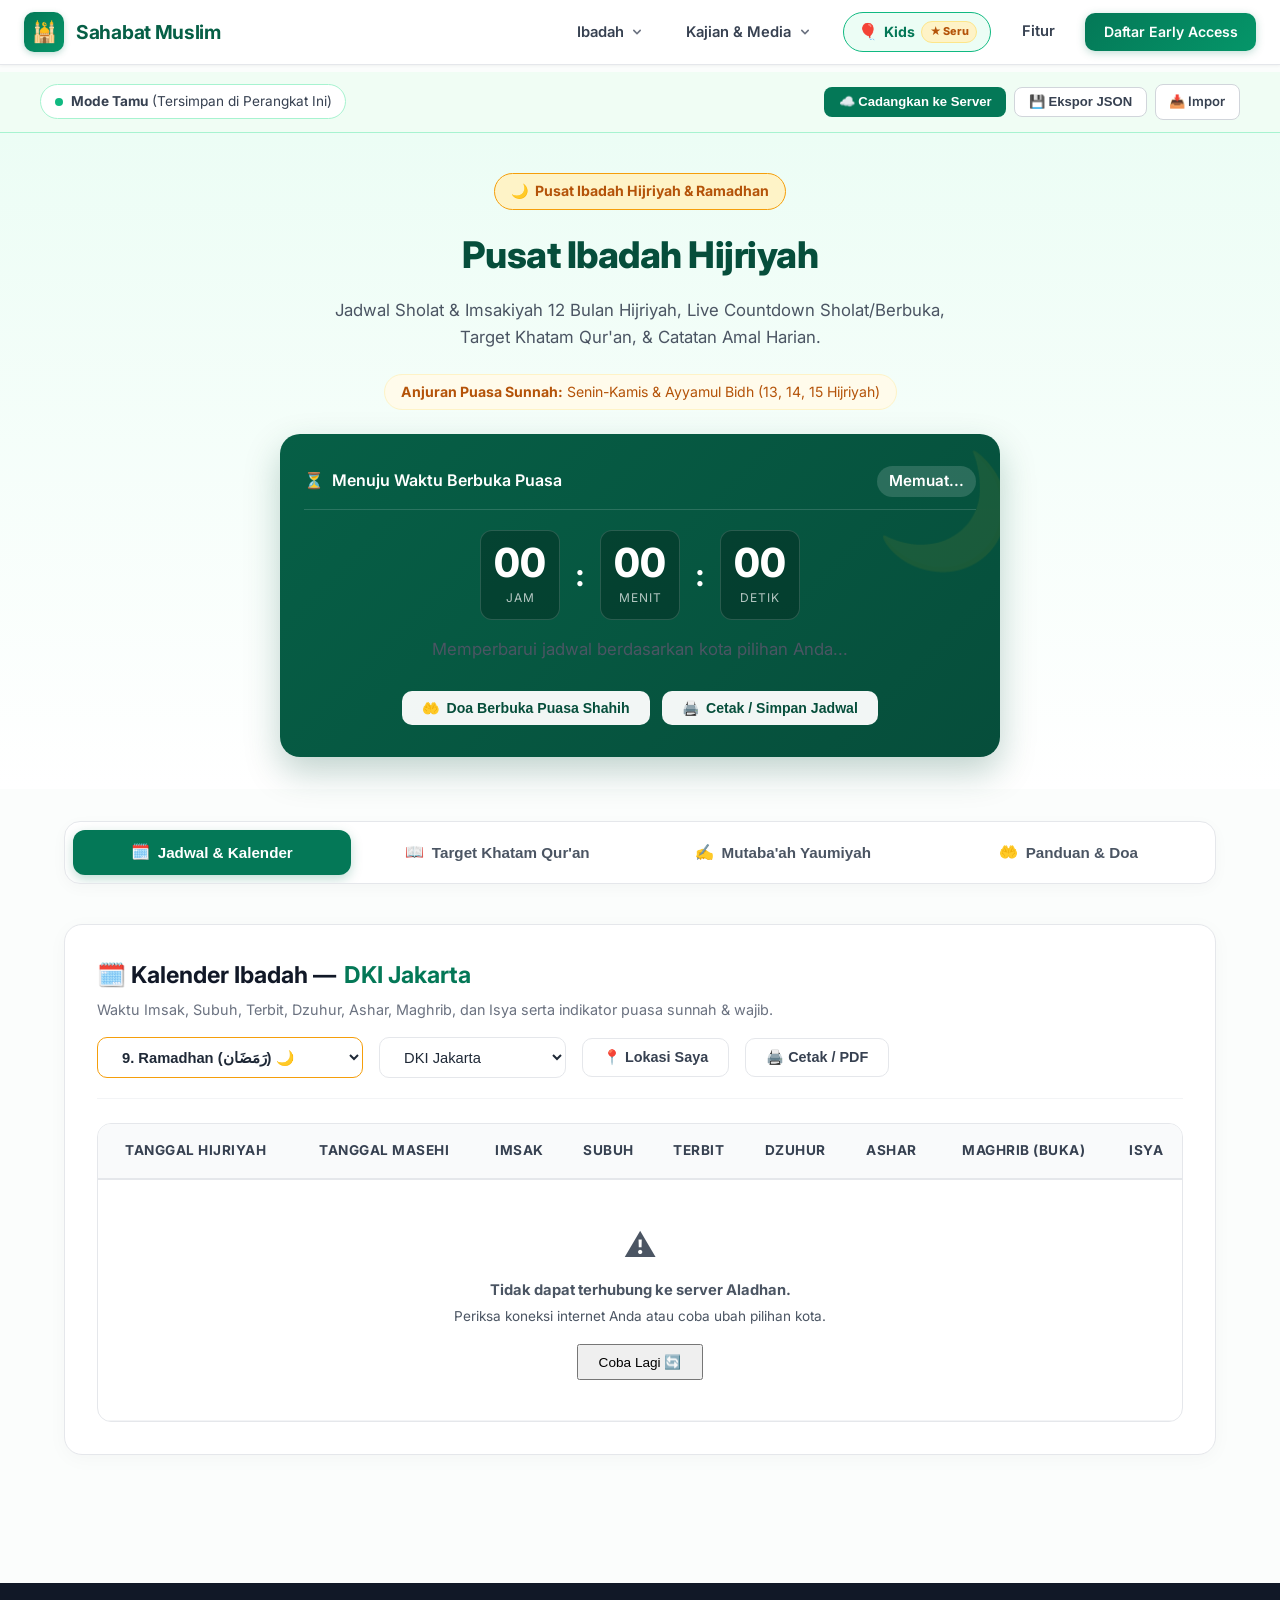
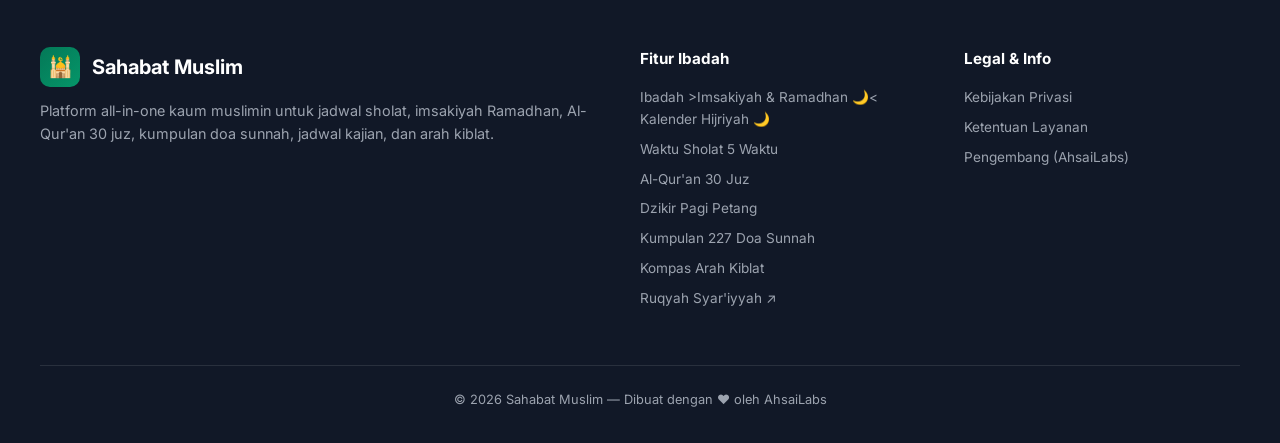
<file: ibadah.html>
<!DOCTYPE html>
<html lang="id">
<head>
    <meta charset="UTF-8">
    <meta name="viewport" content="width=device-width, initial-scale=1.0">
    <title>Pusat Ibadah Hijriyah & Ramadhan — Sahabat Muslim</title>
    <meta name="description" content="Kalender Hijriyah 12 Bulan, Jadwal Sholat & Imsakiyah, Panduan Puasa Sunnah (Senin-Kamis, Ayyamul Bidh) & Wajib Ramadhan, Target Khatam Qur'an, dan Mutaba'ah Yaumiyah.">
    <link rel="preconnect" href="https://fonts.googleapis.com">
    <link href="https://fonts.googleapis.com/css2?family=Amiri:wght@400;700&family=Inter:wght@400;500;600;700;800&display=swap" rel="stylesheet">
    <script src="https://accounts.google.com/gsi/client" async defer></script>
    <style>
        :root {
            --green-900: #064e3b;
            --green-800: #065f46;
            --green-700: #047857;
            --green-600: #059669;
            --green-500: #10b981;
            --green-200: #a7f3d0;
            --green-100: #d1fae5;
            --green-50: #ecfdf5;
            --gold-600: #b45309;
            --gold-500: #d97706;
            --gold-400: #f59e0b;
            --gold-100: #fef3c7;
            --gold-50: #fffbeb;
            --white: #ffffff;
            --gray-50: #f9fafb;
            --gray-100: #f3f4f6;
            --gray-200: #e5e7eb;
            --gray-300: #d1d5db;
            --gray-400: #9ca3af;
            --gray-500: #6b7280;
            --gray-600: #4b5563;
            --gray-700: #374151;
            --gray-800: #1f2937;
            --gray-900: #111827;
        }

        * {
            margin: 0;
            padding: 0;
            box-sizing: border-box;
        }

        body {
            font-family: 'Inter', sans-serif;
            color: var(--gray-800);
            background: #fbfdfc;
            line-height: 1.6;
        }

        .arabic {
            font-family: 'Amiri', serif;
        }

        /* Navigation */
        nav {
            position: fixed;
            top: 0;
            width: 100%;
            background: rgba(255,255,255,0.96);
            backdrop-filter: blur(10px);
            -webkit-backdrop-filter: blur(10px);
            border-bottom: 1px solid var(--gray-200);
            z-index: 100;
            padding: 1rem 2rem;
        }

        .nav-inner {
            max-width: 1200px;
            margin: 0 auto;
            display: flex;
            justify-content: space-between;
            align-items: center;
        }

        .logo {
            display: flex;
            align-items: center;
            gap: 0.75rem;
            text-decoration: none;
            color: var(--green-800);
        }

        .logo-icon {
            width: 40px;
            height: 40px;
            background: linear-gradient(135deg, var(--green-700), var(--green-600));
            border-radius: 10px;
            display: flex;
            align-items: center;
            justify-content: center;
            color: white;
            font-size: 1.25rem;
        }

        .logo-text {
            font-weight: 700;
            font-size: 1.25rem;
        }

        .nav-links {
            display: flex;
            gap: 1.5rem;
            list-style: none;
            align-items: center;
        }

        .nav-links a {
            text-decoration: none;
            color: var(--gray-600);
            font-weight: 500;
            font-size: 0.9rem;
            transition: color 0.2s;
        }

        .nav-links a:hover,
        .nav-links a.active {
            color: var(--green-700);
            font-weight: 600;
        }

        .badge-special {
            background: linear-gradient(135deg, #f59e0b, #d97706);
            color: white !important;
            padding: 0.25rem 0.65rem;
            border-radius: 9999px;
            font-size: 0.8rem;
            font-weight: 700;
            box-shadow: 0 2px 6px rgba(217, 119, 6, 0.25);
        }

        .mobile-menu-btn {
            display: none;
            background: transparent;
            border: 1px solid var(--gray-200);
            border-radius: 8px;
            width: 40px;
            height: 40px;
            font-size: 1.35rem;
            color: var(--gray-700);
            cursor: pointer;
            align-items: center;
            justify-content: center;
            transition: all 0.2s;
        }

        .mobile-menu-btn * {
            pointer-events: none;
        }

        /* Hybrid Account Bar */
        .hybrid-account-bar {
            margin-top: 72px;
            background: #f0fdf4;
            border-bottom: 1px solid var(--green-200);
            padding: 0.75rem 1.5rem;
        }

        .hybrid-bar-inner {
            max-width: 1200px;
            margin: 0 auto;
            display: flex;
            justify-content: space-between;
            align-items: center;
            flex-wrap: wrap;
            gap: 0.75rem;
        }

        .hybrid-status {
            display: flex;
            align-items: center;
            gap: 0.75rem;
        }

        .guest-pill {
            display: inline-flex;
            align-items: center;
            gap: 0.5rem;
            background: white;
            padding: 0.35rem 0.85rem;
            border-radius: 9999px;
            border: 1px solid var(--green-200);
            font-size: 0.85rem;
            color: var(--gray-700);
        }

        .guest-dot {
            width: 8px;
            height: 8px;
            border-radius: 50%;
            background: #10b981;
        }

        .user-avatar-pill {
            display: inline-flex;
            align-items: center;
            gap: 0.6rem;
            background: white;
            padding: 0.3rem 0.85rem 0.3rem 0.4rem;
            border-radius: 9999px;
            border: 1px solid var(--green-300);
        }

        .user-avatar-img {
            width: 28px;
            height: 28px;
            border-radius: 50%;
            object-fit: cover;
        }

        .user-avatar-info {
            display: flex;
            flex-direction: column;
            line-height: 1.2;
        }

        .user-name {
            font-size: 0.85rem;
            font-weight: 700;
            color: var(--gray-800);
        }

        .user-status-text {
            font-size: 0.7rem;
            color: var(--green-700);
        }

        .hybrid-actions {
            display: flex;
            align-items: center;
            gap: 0.5rem;
            flex-wrap: wrap;
        }

        .btn-hybrid {
            display: inline-flex;
            align-items: center;
            gap: 0.4rem;
            padding: 0.4rem 0.85rem;
            font-size: 0.82rem;
            font-weight: 600;
            border-radius: 8px;
            cursor: pointer;
            text-decoration: none;
            transition: all 0.2s;
            border: 1px solid transparent;
        }

        .btn-hybrid-primary {
            background: var(--green-700);
            color: white;
        }

        .btn-hybrid-primary:hover {
            background: var(--green-800);
        }

        .btn-hybrid-outline {
            background: white;
            border-color: var(--gray-300);
            color: var(--gray-700);
        }

        .btn-hybrid-outline:hover {
            background: var(--gray-50);
            border-color: var(--gray-400);
        }

        /* Hero & Countdown Banner */
        .ramadhan-hero {
            padding: 2.5rem 1.5rem 2rem;
            background: linear-gradient(180deg, #ecfdf5 0%, #ffffff 100%);
            text-align: center;
        }

        .ramadhan-hero-container {
            max-width: 900px;
            margin: 0 auto;
        }

        .hero-badge-ramadhan {
            display: inline-flex;
            align-items: center;
            gap: 0.4rem;
            background: var(--gold-100);
            color: var(--gold-600);
            border: 1px solid var(--gold-400);
            padding: 0.4rem 1rem;
            border-radius: 9999px;
            font-size: 0.88rem;
            font-weight: 700;
            margin-bottom: 1rem;
        }

        .ramadhan-hero h1 {
            font-size: 2.3rem;
            font-weight: 800;
            color: var(--green-900);
            margin-bottom: 0.75rem;
            letter-spacing: -0.5px;
        }

        .ramadhan-hero p {
            font-size: 1.05rem;
            color: var(--gray-600);
            max-width: 650px;
            margin: 0 auto 1.75rem;
        }

        /* Countdown Card */
        .countdown-card {
            background: linear-gradient(135deg, var(--green-800), var(--green-900));
            color: white;
            border-radius: 20px;
            padding: 2rem 1.5rem;
            box-shadow: 0 15px 35px rgba(6, 78, 59, 0.25);
            max-width: 720px;
            margin: 0 auto;
            position: relative;
            overflow: hidden;
        }

        .countdown-card::before {
            content: '🌙';
            position: absolute;
            right: -15px;
            top: -15px;
            font-size: 7rem;
            opacity: 0.08;
            pointer-events: none;
        }

        .countdown-target-header {
            display: flex;
            justify-content: space-between;
            align-items: center;
            flex-wrap: wrap;
            gap: 0.5rem;
            margin-bottom: 1.25rem;
            border-bottom: 1px solid rgba(255,255,255,0.15);
            padding-bottom: 0.75rem;
        }

        .countdown-target-label {
            font-size: 1rem;
            font-weight: 600;
            color: var(--gold-300);
            display: flex;
            align-items: center;
            gap: 0.5rem;
        }

        .countdown-target-time {
            font-size: 0.95rem;
            background: rgba(255,255,255,0.15);
            padding: 0.2rem 0.75rem;
            border-radius: 9999px;
            font-weight: 600;
        }

        .countdown-digits-wrapper {
            display: flex;
            justify-content: center;
            align-items: center;
            gap: 1rem;
            margin: 1rem 0;
        }

        .countdown-digit-box {
            background: rgba(0, 0, 0, 0.25);
            border: 1px solid rgba(255,255,255,0.15);
            border-radius: 12px;
            min-width: 80px;
            padding: 0.75rem 0.5rem;
            text-align: center;
        }

        .countdown-number {
            font-size: 2.5rem;
            font-weight: 800;
            line-height: 1;
            font-variant-numeric: tabular-nums;
            color: #ffffff;
        }

        .countdown-unit {
            font-size: 0.75rem;
            text-transform: uppercase;
            letter-spacing: 1px;
            color: rgba(255,255,255,0.7);
            margin-top: 0.35rem;
        }

        .countdown-sep {
            font-size: 2rem;
            font-weight: 700;
            color: var(--gold-300);
            line-height: 1;
        }

        .countdown-subtext {
            font-size: 0.88rem;
            color: rgba(255,255,255,0.85);
            margin-bottom: 1.25rem;
        }

        .countdown-cta-row {
            display: flex;
            justify-content: center;
            gap: 0.75rem;
            flex-wrap: wrap;
        }

        .btn-cd {
            background: rgba(255,255,255,0.95);
            color: var(--green-900);
            border: none;
            padding: 0.55rem 1.25rem;
            border-radius: 10px;
            font-weight: 700;
            font-size: 0.88rem;
            cursor: pointer;
            transition: all 0.2s;
            display: inline-flex;
            align-items: center;
            gap: 0.4rem;
        }

        .btn-cd:hover {
            background: white;
            transform: translateY(-2px);
            box-shadow: 0 4px 12px rgba(0,0,0,0.15);
        }

        /* Segmented Tabs Navigation */
        .ramadhan-tabs-section {
            max-width: 1200px;
            margin: 2rem auto 1rem;
            padding: 0 1.5rem;
        }

        .ramadhan-tabs-bar {
            display: flex;
            background: white;
            border: 1px solid var(--gray-200);
            border-radius: 16px;
            padding: 0.5rem;
            gap: 0.5rem;
            box-shadow: 0 4px 15px rgba(0,0,0,0.03);
            overflow-x: auto;
            -webkit-overflow-scrolling: touch;
        }

        .ramadhan-tab-btn {
            flex: 1;
            min-width: 170px;
            display: inline-flex;
            align-items: center;
            justify-content: center;
            gap: 0.5rem;
            padding: 0.85rem 1rem;
            border-radius: 12px;
            border: none;
            background: transparent;
            font-size: 0.95rem;
            font-weight: 600;
            color: var(--gray-600);
            cursor: pointer;
            transition: all 0.2s;
            white-space: nowrap;
        }

        .ramadhan-tab-btn:hover {
            background: var(--gray-50);
            color: var(--gray-900);
        }

        .ramadhan-tab-btn.active {
            background: var(--green-700);
            color: white;
            box-shadow: 0 4px 12px rgba(4, 120, 87, 0.25);
        }

        /* Tab Panes */
        .ramadhan-tab-pane {
            display: none;
            max-width: 1200px;
            margin: 0 auto;
            padding: 1.5rem 1.5rem 4rem;
        }

        .ramadhan-tab-pane.active {
            display: block;
            animation: fadeIn 0.25s ease-out;
        }

        @keyframes fadeIn {
            from { opacity: 0; transform: translateY(6px); }
            to { opacity: 1; transform: translateY(0); }
        }

        /* Section Card Base */
        .section-card {
            background: white;
            border: 1px solid var(--gray-200);
            border-radius: 18px;
            padding: 2rem;
            box-shadow: 0 4px 20px rgba(0,0,0,0.03);
            margin-bottom: 2rem;
        }

        .section-card-header {
            display: flex;
            justify-content: space-between;
            align-items: center;
            flex-wrap: wrap;
            gap: 1rem;
            margin-bottom: 1.5rem;
            padding-bottom: 1.25rem;
            border-bottom: 1px solid var(--gray-100);
        }

        .section-card-title h2 {
            font-size: 1.45rem;
            font-weight: 700;
            color: var(--gray-900);
            display: flex;
            align-items: center;
            gap: 0.5rem;
        }

        .section-card-title p {
            font-size: 0.9rem;
            color: var(--gray-500);
            margin-top: 0.25rem;
        }

        /* Tab 1: Imsakiyah Controls & Table */
        .imsakiyah-controls {
            display: flex;
            gap: 1rem;
            flex-wrap: wrap;
            align-items: center;
        }

        .control-select {
            padding: 0.65rem 1.25rem;
            border: 1.5px solid var(--gray-200);
            border-radius: 10px;
            font-size: 0.92rem;
            font-weight: 500;
            background: white;
            color: var(--gray-800);
            outline: none;
            cursor: pointer;
            transition: border-color 0.2s;
        }

        .control-select:focus {
            border-color: var(--green-600);
        }

        .btn-action {
            display: inline-flex;
            align-items: center;
            gap: 0.4rem;
            padding: 0.65rem 1.25rem;
            border-radius: 10px;
            border: 1px solid var(--gray-200);
            background: white;
            font-size: 0.9rem;
            font-weight: 600;
            color: var(--gray-700);
            cursor: pointer;
            transition: all 0.2s;
        }

        .btn-action:hover {
            background: var(--gray-50);
            border-color: var(--gray-300);
        }

        .table-responsive-container {
            width: 100%;
            overflow-x: auto;
            -webkit-overflow-scrolling: touch;
            border: 1px solid var(--gray-200);
            border-radius: 14px;
        }

        .imsakiyah-table {
            width: 100%;
            border-collapse: collapse;
            font-size: 0.92rem;
            text-align: center;
            white-space: nowrap;
        }

        .fasting-pill {
            display: inline-block;
            font-size: 0.72rem;
            font-weight: 700;
            padding: 0.2rem 0.55rem;
            border-radius: 9999px;
            text-transform: uppercase;
            letter-spacing: 0.3px;
        }

        .fasting-pill.wajib {
            background: #d1fae5;
            color: #065f46;
            border: 1px solid #10b981;
        }

        .fasting-pill.sunnah {
            background: #fef3c7;
            color: #b45309;
            border: 1px solid #f59e0b;
        }

        .fasting-pill.haram {
            background: #fee2e2;
            color: #991b1b;
            border: 1px solid #f87171;
        }

        .pill-mini {
            display: inline-block;
            font-size: 0.7rem;
            font-weight: 700;
            padding: 0.15rem 0.45rem;
            border-radius: 6px;
            margin-left: 0.4rem;
            vertical-align: middle;
        }

        .pill-mini.wajib {
            background: #10b981;
            color: white;
        }

        .pill-mini.sunnah {
            background: #f59e0b;
            color: white;
        }

        .pill-mini.mubah {
            background: var(--gray-200);
            color: var(--gray-700);
        }

        .pill-mini.haram {
            background: #ef4444;
            color: white;
        }

        .badge-amalan-note {
            display: inline-block;
            font-size: 0.8rem;
            font-weight: 700;
            background: #fef3c7;
            color: #b45309;
            border: 1px solid #f59e0b;
            padding: 0.15rem 0.6rem;
            border-radius: 9999px;
            margin-left: 0.5rem;
            vertical-align: middle;
        }

        .dot-wajib, .dot-sunnah {
            display: inline-block;
            font-size: 0.75rem;
            margin-right: 2px;
        }

        .imsakiyah-table th {
            background: var(--gray-50);
            color: var(--gray-700);
            font-weight: 700;
            padding: 1rem 0.85rem;
            border-bottom: 2px solid var(--gray-200);
            font-size: 0.85rem;
            text-transform: uppercase;
            letter-spacing: 0.5px;
        }

        .imsakiyah-table td {
            padding: 0.9rem 0.85rem;
            border-bottom: 1px solid var(--gray-100);
            color: var(--gray-700);
        }

        .imsakiyah-table tr:hover td {
            background: #fafcfb;
        }

        .imsakiyah-table .col-day {
            text-align: left;
            padding-left: 1.25rem;
            font-weight: 600;
            color: var(--green-800);
        }

        .imsakiyah-table .col-date {
            text-align: left;
            color: var(--gray-500);
            font-size: 0.85rem;
        }

        .time-imsak {
            color: var(--gold-600);
            background: #fefce8;
            font-weight: 700;
        }

        .time-maghrib {
            color: var(--green-700);
            background: var(--green-50);
            font-weight: 700;
        }

        .time-muted {
            color: var(--gray-400);
        }

        .row-today td {
            background: #ecfdf5 !important;
            font-weight: 700;
            border-top: 2px solid var(--green-500);
            border-bottom: 2px solid var(--green-500);
        }

        .today-badge {
            display: inline-block;
            background: var(--green-600);
            color: white;
            font-size: 0.7rem;
            padding: 0.15rem 0.5rem;
            border-radius: 9999px;
            font-weight: 700;
            margin-left: 0.4rem;
        }

        /* Tab 2: Khatam Qur'an Planner */
        .quran-stats-bar {
            display: grid;
            grid-template-columns: repeat(auto-fit, minmax(180px, 1fr));
            gap: 1rem;
            margin-bottom: 1.5rem;
        }

        .quran-stat-card {
            background: var(--gray-50);
            border: 1px solid var(--gray-200);
            border-radius: 12px;
            padding: 1rem 1.25rem;
            text-align: center;
        }

        .quran-stat-val {
            font-size: 1.75rem;
            font-weight: 800;
            color: var(--green-800);
            line-height: 1.1;
        }

        .quran-stat-label {
            font-size: 0.8rem;
            color: var(--gray-500);
            margin-top: 0.25rem;
            font-weight: 600;
            text-transform: uppercase;
        }

        .progress-box {
            background: var(--gray-100);
            border-radius: 9999px;
            height: 14px;
            overflow: hidden;
            margin: 1rem 0;
            position: relative;
        }

        .progress-fill {
            background: linear-gradient(90deg, var(--green-600), var(--green-500));
            height: 100%;
            width: 0%;
            border-radius: 9999px;
            transition: width 0.4s ease;
        }

        .juz-grid {
            display: grid;
            grid-template-columns: repeat(auto-fill, minmax(260px, 1fr));
            gap: 1rem;
            margin-top: 1.5rem;
        }

        .juz-card {
            background: white;
            border: 1.5px solid var(--gray-200);
            border-radius: 14px;
            padding: 1.15rem;
            display: flex;
            flex-direction: column;
            justify-content: space-between;
            transition: all 0.2s;
        }

        .juz-card:hover {
            border-color: var(--green-400);
            box-shadow: 0 6px 16px rgba(0,0,0,0.05);
        }

        .juz-card.completed {
            background: #f0fdf4;
            border-color: var(--green-500);
        }

        .juz-card-header {
            display: flex;
            justify-content: space-between;
            align-items: center;
            margin-bottom: 0.5rem;
        }

        .juz-checkbox-label {
            display: flex;
            align-items: center;
            gap: 0.65rem;
            font-weight: 700;
            font-size: 1.05rem;
            color: var(--gray-900);
            cursor: pointer;
        }

        .juz-checkbox-label input[type="checkbox"] {
            width: 18px;
            height: 18px;
            accent-color: var(--green-600);
            cursor: pointer;
        }

        .juz-status-pill {
            font-size: 0.75rem;
            font-weight: 600;
            padding: 0.2rem 0.5rem;
            border-radius: 6px;
            background: var(--gray-100);
            color: var(--gray-600);
        }

        .juz-card.completed .juz-status-pill {
            background: #dcfce7;
            color: #15803d;
        }

        .juz-surah-info {
            font-size: 0.85rem;
            color: var(--gray-600);
            margin-bottom: 1rem;
            line-height: 1.4;
        }

        .btn-read-juz {
            display: inline-flex;
            align-items: center;
            justify-content: center;
            width: 100%;
            padding: 0.45rem;
            border-radius: 8px;
            background: white;
            border: 1px solid var(--gray-300);
            color: var(--green-700);
            font-size: 0.82rem;
            font-weight: 600;
            text-decoration: none;
            transition: all 0.2s;
        }

        .btn-read-juz:hover {
            background: var(--green-50);
            border-color: var(--green-500);
        }

        /* Tab 3: Mutaba'ah Yaumiyah (Habit Tracker) */
        .mutabaah-days-wrapper {
            margin-bottom: 2rem;
        }

        .mutabaah-days-grid {
            display: grid;
            grid-template-columns: repeat(auto-fill, minmax(70px, 1fr));
            gap: 0.5rem;
            margin-top: 0.75rem;
        }

        .mutabaah-day-btn {
            background: white;
            border: 1.5px solid var(--gray-200);
            border-radius: 10px;
            padding: 0.5rem 0.25rem;
            text-align: center;
            cursor: pointer;
            transition: all 0.15s;
            display: flex;
            flex-direction: column;
            align-items: center;
        }

        .mutabaah-day-btn:hover {
            border-color: var(--green-500);
        }

        .mutabaah-day-btn.active {
            border-color: var(--green-700);
            background: var(--green-50);
            box-shadow: 0 0 0 2px var(--green-600);
        }

        .mutabaah-day-btn .day-label {
            font-size: 0.85rem;
            font-weight: 700;
            color: var(--gray-800);
        }

        .mutabaah-day-btn .day-ratio {
            font-size: 0.7rem;
            color: var(--gray-500);
            margin-top: 0.15rem;
        }

        .badge-full {
            border-color: #10b981 !important;
            background: #ecfdf5 !important;
        }

        .badge-full .day-ratio {
            color: #065f46 !important;
            font-weight: 700;
        }

        .badge-partial {
            border-color: #f59e0b !important;
        }

        .mutabaah-score-badge {
            display: inline-block;
            padding: 0.4rem 1rem;
            border-radius: 9999px;
            background: var(--gray-100);
            color: var(--gray-700);
            font-size: 0.88rem;
            font-weight: 700;
        }

        .mutabaah-score-badge.score-good {
            background: #fef3c7;
            color: #b45309;
        }

        .mutabaah-score-badge.score-full {
            background: #d1fae5;
            color: #065f46;
        }

        .mutabaah-checklist {
            display: grid;
            grid-template-columns: repeat(auto-fill, minmax(320px, 1fr));
            gap: 0.85rem;
            margin-top: 1.25rem;
        }

        .mutabaah-item-card {
            display: flex;
            align-items: center;
            gap: 1rem;
            background: white;
            border: 1.5px solid var(--gray-200);
            border-radius: 12px;
            padding: 1rem;
            cursor: pointer;
            transition: all 0.2s;
            position: relative;
        }

        .mutabaah-item-card:hover {
            border-color: var(--green-400);
            background: #fcfdfc;
        }

        .mutabaah-item-card.item-checked {
            border-color: var(--green-500);
            background: #f0fdf4;
        }

        .mutabaah-item-card input[type="checkbox"] {
            display: none;
        }

        .mutabaah-item-icon {
            font-size: 1.75rem;
            line-height: 1;
        }

        .mutabaah-item-text {
            flex: 1;
        }

        .mutabaah-item-text strong {
            display: block;
            font-size: 0.95rem;
            color: var(--gray-900);
            margin-bottom: 0.15rem;
        }

        .mutabaah-item-text p {
            font-size: 0.8rem;
            color: var(--gray-500);
            line-height: 1.3;
        }

        .mutabaah-item-check-indicator {
            width: 26px;
            height: 26px;
            border-radius: 50%;
            border: 2px solid var(--gray-300);
            display: flex;
            align-items: center;
            justify-content: center;
            color: white;
            font-size: 0.85rem;
            font-weight: 700;
            transition: all 0.2s;
        }

        .mutabaah-item-card.item-checked .mutabaah-item-check-indicator {
            background: var(--green-600);
            border-color: var(--green-600);
        }

        /* Tab 4: Panduan & Doa */
        .doa-cards-grid {
            display: grid;
            grid-template-columns: repeat(auto-fill, minmax(340px, 1fr));
            gap: 1.25rem;
        }

        .doa-ramadhan-card {
            background: white;
            border: 1px solid var(--gray-200);
            border-radius: 16px;
            padding: 1.5rem;
            box-shadow: 0 4px 15px rgba(0,0,0,0.02);
        }

        .doa-ramadhan-card h3 {
            font-size: 1.15rem;
            font-weight: 700;
            color: var(--green-900);
            margin-bottom: 0.75rem;
            display: flex;
            align-items: center;
            gap: 0.5rem;
        }

        .doa-arabic-box {
            background: var(--green-50);
            border-radius: 12px;
            padding: 1.25rem 1rem;
            margin-bottom: 0.75rem;
            text-align: right;
            direction: rtl;
        }

        .doa-arabic-text {
            font-family: 'Amiri', serif;
            font-size: 1.45rem;
            line-height: 2.2;
            color: var(--green-900);
        }

        .doa-latin {
            font-size: 0.88rem;
            font-style: italic;
            color: var(--gray-600);
            margin-bottom: 0.5rem;
            line-height: 1.5;
        }

        .doa-arti {
            font-size: 0.85rem;
            color: var(--gray-700);
            line-height: 1.5;
            margin-bottom: 0.5rem;
        }

        .doa-riwayat {
            font-size: 0.75rem;
            color: var(--gray-500);
            font-weight: 600;
        }

        /* Modals */
        .modal-overlay {
            display: none;
            position: fixed;
            top: 0;
            left: 0;
            width: 100%;
            height: 100%;
            background: rgba(0, 0, 0, 0.5);
            backdrop-filter: blur(4px);
            z-index: 1000;
            align-items: center;
            justify-content: center;
            padding: 1.5rem;
        }

        .modal-overlay.active {
            display: flex;
        }

        .modal-card {
            background: white;
            border-radius: 20px;
            max-width: 520px;
            width: 100%;
            padding: 2rem;
            box-shadow: 0 20px 40px rgba(0,0,0,0.2);
            position: relative;
            max-height: 90vh;
            overflow-y: auto;
        }

        .modal-close-btn {
            position: absolute;
            top: 1.25rem;
            right: 1.25rem;
            background: var(--gray-100);
            border: none;
            width: 32px;
            height: 32px;
            border-radius: 50%;
            cursor: pointer;
            font-size: 1.1rem;
            display: flex;
            align-items: center;
            justify-content: center;
            color: var(--gray-600);
        }

        .modal-close-btn:hover {
            background: var(--gray-200);
            color: var(--gray-900);
        }

        #gsi-button {
            display: flex;
            justify-content: center;
            width: 100%;
            margin: 0 auto;
        }

        #gsi-button > div, #gsi-button iframe {
            margin: 0 auto !important;
            max-width: 100% !important;
        }

        /* Toast */
        .ramadhan-toast {
            position: fixed;
            bottom: 2rem;
            right: 2rem;
            background: var(--gray-900);
            color: white;
            padding: 0.75rem 1.5rem;
            border-radius: 10px;
            font-size: 0.9rem;
            font-weight: 500;
            box-shadow: 0 10px 25px rgba(0,0,0,0.2);
            z-index: 9999;
            transform: translateY(100px);
            opacity: 0;
            transition: all 0.3s cubic-bezier(0.16, 1, 0.3, 1);
            pointer-events: none;
        }

        .ramadhan-toast.show {
            transform: translateY(0);
            opacity: 1;
        }

        /* Footer */
        footer {
            background: var(--gray-900);
            color: var(--gray-400);
            padding: 4rem 2rem 2rem;
            margin-top: 2rem;
        }

        .footer-inner {
            max-width: 1200px;
            margin: 0 auto;
            display: grid;
            grid-template-columns: 2fr 1fr 1fr;
            gap: 3rem;
        }

        .footer-brand p {
            font-size: 0.9rem;
            margin-top: 0.75rem;
            line-height: 1.6;
        }

        .footer-col h4 {
            color: white;
            font-size: 0.95rem;
            margin-bottom: 1rem;
        }

        .footer-col a {
            display: block;
            color: var(--gray-400);
            text-decoration: none;
            font-size: 0.85rem;
            margin-bottom: 0.5rem;
            transition: color 0.2s;
        }

        .footer-col a:hover {
            color: white;
        }

        .footer-bottom {
            max-width: 1200px;
            margin: 3rem auto 0;
            padding-top: 1.5rem;
            border-top: 1px solid rgba(255,255,255,0.1);
            text-align: center;
            font-size: 0.8rem;
        }

        .footer-bottom a {
            color: var(--green-400);
            text-decoration: none;
        }

        /* Print styles */
        @media print {
            nav, .hybrid-account-bar, .ramadhan-tabs-bar, .countdown-card, footer, .imsakiyah-controls, .btn-action, .ramadhan-toast, .mobile-menu-btn {
                display: none !important;
            }
            body, .section-card {
                background: white !important;
                box-shadow: none !important;
                border: none !important;
                padding: 0 !important;
                margin: 0 !important;
            }
            .ramadhan-tab-pane {
                display: block !important;
                padding: 0 !important;
            }
            #tab-quran, #tab-mutabaah, #tab-panduan {
                display: none !important;
            }
            .table-responsive-container {
                border: 1px solid #000 !important;
            }
            .imsakiyah-table th, .imsakiyah-table td {
                border: 1px solid #ddd !important;
                padding: 0.5rem !important;
            }
            .print-header {
                display: block !important;
                text-align: center;
                margin-bottom: 1rem;
            }
        }

        .print-header {
            display: none;
        }

        /* Responsive Mobile */
        @media (max-width: 768px) {
            .mobile-menu-btn { display: inline-flex; }
            .nav-links {
                position: fixed;
                top: 70px;
                left: 0;
                width: 100%;
                background: rgba(255, 255, 255, 0.98);
                backdrop-filter: blur(12px);
                -webkit-backdrop-filter: blur(12px);
                border-bottom: 1px solid var(--gray-200);
                box-shadow: 0 12px 30px rgba(0,0,0,0.12);
                flex-direction: column;
                gap: 0;
                padding: 0.5rem 1.25rem 1.25rem;
                max-height: calc(100vh - 70px);
                overflow-y: auto;
                display: none;
                z-index: 99;
            }
            .nav-links.active {
                display: flex;
            }
            .nav-links li {
                border-bottom: 1px solid var(--gray-100);
                width: 100%;
            }
            .nav-links li:last-child {
                border-bottom: none;
            }
            .nav-links a {
                display: flex;
                align-items: center;
                padding: 0.8rem 0.5rem;
                font-size: 0.95rem;
                font-weight: 600;
                color: var(--gray-800);
            }
            .ramadhan-hero h1 {
                font-size: 1.85rem;
            }
            .countdown-digit-box {
                min-width: 65px;
                padding: 0.5rem 0.25rem;
            }
            .countdown-number {
                font-size: 1.85rem;
            }
            .footer-inner {
                grid-template-columns: 1fr;
                gap: 2rem;
            }
            .section-card {
                padding: 1.25rem;
            }
            .mutabaah-checklist {
                grid-template-columns: 1fr;
            }
        }
    </style>
    <link rel="stylesheet" href="css/nav.css?v=1">
</head>
<body>

    <!-- Navigation Header -->
    <nav class="sm-navbar">
        <div class="nav-inner">
            <a href="/" class="logo">
                <div class="logo-icon">🕌</div>
                <span class="logo-text">Sahabat Muslim</span>
            </a>
            
            <button class="mobile-menu-btn" id="mobile-menu-toggle" aria-label="Buka Menu Navigasi" aria-expanded="false" onclick="toggleMobileMenu(event)">
                <span class="menu-icon-bar"></span>
                <span class="menu-icon-bar"></span>
                <span class="menu-icon-bar"></span>
            </button>
            
            <div class="nav-menu-wrapper" id="nav-menu-wrapper">
                <ul class="nav-links">
                    <!-- Dropdown Ibadah -->
                    <li class="nav-item has-dropdown" data-dropdown="ibadah">
                        <button class="nav-link nav-dropdown-btn" type="button" aria-expanded="false">
                            <span>Ibadah</span>
                            <svg class="chevron-icon" viewBox="0 0 20 20" fill="currentColor" width="16" height="16">
                                <path fill-rule="evenodd" d="M5.293 7.293a1 1 0 011.414 0L10 10.586l3.293-3.293a1 1 0 111.414 1.414l-4 4a1 1 0 01-1.414 0l-4-4a1 1 0 010-1.414z" clip-rule="evenodd" />
                            </svg>
                        </button>
                        <div class="nav-dropdown-menu dropdown-ibadah">
                            <div class="dropdown-header">
                                <span class="dropdown-header-title">Ibadah Harian</span>
                            </div>
                            <div class="dropdown-grid">
                                <a href="/#jadwal-sholat" class="dropdown-item">
                                    <div class="item-icon fi-green">🕌</div>
                                    <div class="item-content">
                                        <div class="item-title">Jadwal Sholat</div>
                                        <div class="item-desc">Waktu sholat 5 waktu & imsakiyah</div>
                                    </div>
                                </a>
                                <a href="/quran" class="dropdown-item">
                                    <div class="item-icon fi-emerald">📖</div>
                                    <div class="item-content">
                                        <div class="item-title">Al-Qur'an</div>
                                        <div class="item-desc">Tafsir, tajwid & mushaf 30 juz</div>
                                    </div>
                                </a>
                                <a href="/murottal" class="dropdown-item">
                                    <div class="item-icon fi-teal">🎧</div>
                                    <div class="item-content">
                                        <div class="item-title">Murottal Audio</div>
                                        <div class="item-desc">Lantunan merdu para qari ternama</div>
                                    </div>
                                </a>
                                <a href="/dzikir" class="dropdown-item">
                                    <div class="item-icon fi-indigo">📿</div>
                                    <div class="item-content">
                                        <div class="item-title">Dzikir Harian</div>
                                        <div class="item-desc">Dzikir pagi, petang & setelah sholat</div>
                                    </div>
                                </a>
                                <a href="/doa" class="dropdown-item">
                                    <div class="item-icon fi-cyan">🤲</div>
                                    <div class="item-content">
                                        <div class="item-title">Doa Harian</div>
                                        <div class="item-desc">Kumpulan doa mustajab & adab</div>
                                    </div>
                                </a>
                                <a href="/kiblat" class="dropdown-item">
                                    <div class="item-icon fi-purple">🧭</div>
                                    <div class="item-content">
                                        <div class="item-title">Arah Kiblat</div>
                                        <div class="item-desc">Kompas penunjuk Ka'bah presisi</div>
                                    </div>
                                </a>
                                <a href="/ramadhan" class="dropdown-item">
                                    <div class="item-icon fi-forest">🌙</div>
                                    <div class="item-content">
                                        <div class="item-title">Kalender Hijriyah</div>
                                        <div class="item-desc">Penanggalan Islam & panduan ibadah</div>
                                    </div>
                                </a>
                            </div>
                        </div>
                    </li>

                    <!-- Dropdown Kajian & Media -->
                    <li class="nav-item has-dropdown" data-dropdown="kajian">
                        <button class="nav-link nav-dropdown-btn" type="button" aria-expanded="false">
                            <span>Kajian & Media</span>
                            <svg class="chevron-icon" viewBox="0 0 20 20" fill="currentColor" width="16" height="16">
                                <path fill-rule="evenodd" d="M5.293 7.293a1 1 0 011.414 0L10 10.586l3.293-3.293a1 1 0 111.414 1.414l-4 4a1 1 0 01-1.414 0l-4-4a1 1 0 010-1.414z" clip-rule="evenodd" />
                            </svg>
                        </button>
                        <div class="nav-dropdown-menu dropdown-kajian">
                            <div class="dropdown-header">
                                <span class="dropdown-header-title">Edukasi & Siaran</span>
                            </div>
                            <div class="dropdown-grid single-col">
                                <a href="/kajian" class="dropdown-item">
                                    <div class="item-icon fi-amber">📚</div>
                                    <div class="item-content">
                                        <div class="item-title">Jadwal Kajian</div>
                                        <div class="item-desc">Kajian sunnah terdekat berbasis GPS</div>
                                    </div>
                                </a>
                                <a href="/haramain" class="dropdown-item">
                                    <div class="item-icon fi-gold">🕋</div>
                                    <div class="item-content">
                                        <div class="item-title">Live Haramain</div>
                                        <div class="item-desc">Siaran langsung Masjidil Haram & Nabawi</div>
                                    </div>
                                </a>
                                <a href="https://ruqyah.ahsailabs.my.id/" target="_blank" rel="noopener noreferrer" class="dropdown-item">
                                    <div class="item-icon fi-green">🌿</div>
                                    <div class="item-content">
                                        <div class="item-title">Ruqyah Syar'iyyah ↗</div>
                                        <div class="item-desc">Audio terapi penenang ayat Al-Quran</div>
                                    </div>
                                </a>
                            </div>
                        </div>
                    </li>

                    <!-- Kids Link (Highlighted Pill) -->
                    <li class="nav-item">
                        <a href="/kids" class="nav-pill-kids">
                            <span class="kids-emoji">🎈</span>
                            <span>Kids</span>
                            <span class="kids-badge-star">★ Seru</span>
                        </a>
                    </li>

                    <!-- Fitur Link -->
                    <li class="nav-item">
                        <a href="/#fitur" class="nav-link">Fitur</a>
                    </li>

                    <!-- CTA Daftar -->
                    <li class="nav-item nav-item-cta">
                        <a href="/#daftar" class="nav-btn-cta">Daftar Early Access</a>
                    </li>
                </ul>

                <!-- Mobile Drawer Body -->
                <div class="mobile-drawer-content">
                    <div class="mobile-section">
                        <div class="mobile-section-title">🕌 Ibadah Harian</div>
                        <div class="mobile-nav-grid">
                            <a href="/#jadwal-sholat" class="mobile-nav-tile">
                                <span class="tile-icon">🕌</span>
                                <span class="tile-text">Jadwal Sholat</span>
                            </a>
                            <a href="/quran" class="mobile-nav-tile">
                                <span class="tile-icon">📖</span>
                                <span class="tile-text">Al-Qur'an</span>
                            </a>
                            <a href="/murottal" class="mobile-nav-tile">
                                <span class="tile-icon">🎧</span>
                                <span class="tile-text">Murottal</span>
                            </a>
                            <a href="/dzikir" class="mobile-nav-tile">
                                <span class="tile-icon">📿</span>
                                <span class="tile-text">Dzikir</span>
                            </a>
                            <a href="/doa" class="mobile-nav-tile">
                                <span class="tile-icon">🤲</span>
                                <span class="tile-text">Doa Harian</span>
                            </a>
                            <a href="/kiblat" class="mobile-nav-tile">
                                <span class="tile-icon">🧭</span>
                                <span class="tile-text">Arah Kiblat</span>
                            </a>
                            <a href="/ramadhan" class="mobile-nav-tile">
                                <span class="tile-icon">🌙</span>
                                <span class="tile-text">Kalender Hijriyah</span>
                            </a>
                        </div>
                    </div>

                    <div class="mobile-section">
                        <div class="mobile-section-title">📚 Kajian & Edukasi</div>
                        <div class="mobile-nav-grid">
                            <a href="/kajian" class="mobile-nav-tile">
                                <span class="tile-icon">📚</span>
                                <span class="tile-text">Jadwal Kajian</span>
                            </a>
                            <a href="/haramain" class="mobile-nav-tile">
                                <span class="tile-icon">🕋</span>
                                <span class="tile-text">Live Haramain</span>
                            </a>
                            <a href="https://ruqyah.ahsailabs.my.id/" target="_blank" rel="noopener noreferrer" class="mobile-nav-tile">
                                <span class="tile-icon">🌿</span>
                                <span class="tile-text">Ruqyah ↗</span>
                            </a>
                        </div>

                        <!-- Highlighted Kids Card in Mobile -->
                        <a href="/kids" class="mobile-kids-card">
                            <div class="kids-card-icon">🎈</div>
                            <div class="kids-card-body">
                                <div class="kids-card-title">Sahabat Muslim Kids <span class="kids-card-pill">Favorit Anak</span></div>
                                <div class="kids-card-sub">Video islami aman, tebak kuis & pohon tahfizh</div>
                            </div>
                            <span class="kids-card-arrow">→</span>
                        </a>
                    </div>

                    <div class="mobile-section mobile-section-bottom">
                        <a href="/#fitur" class="mobile-link-row">
                            <span>⚡ 8 Fitur Utama</span>
                            <span class="arrow-right">›</span>
                        </a>
                        <a href="/#daftar" class="mobile-cta-btn">
                            Daftar Early Access 🚀
                        </a>
                    </div>
                </div>
            </div>
        </div>
    </nav>

    <!-- Hybrid Account Bar -->
    <div class="hybrid-account-bar">
        <div class="hybrid-bar-inner">
            <div class="hybrid-status" id="hybrid-user-badge">
                <div class="guest-pill">
                    <span class="guest-dot"></span>
                    <span class="guest-text"><strong>Mode Tamu</strong> (Tersimpan di Perangkat Ini)</span>
                </div>
            </div>
            <div class="hybrid-actions">
                <button type="button" class="btn-hybrid btn-hybrid-primary" id="hybrid-login-btn" onclick="window.RamadhanApp.triggerGoogleLogin()">
                    <span>☁️ Cadangkan / Masuk Akun</span>
                </button>
                <button type="button" class="btn-hybrid btn-hybrid-outline" onclick="window.RamadhanApp.exportBackup()">
                    <span>💾 Ekspor JSON</span>
                </button>
                <label class="btn-hybrid btn-hybrid-outline" style="cursor: pointer;">
                    <span>📥 Impor</span>
                    <input type="file" accept=".json" onchange="window.RamadhanApp.importBackup(event)" style="display: none;">
                </label>
                <button type="button" class="btn-hybrid btn-hybrid-outline" id="hybrid-logout-btn" style="display: none;" onclick="window.RamadhanApp.logoutUser()">
                    <span>Keluar</span>
                </button>
            </div>
        </div>
    </div>

    <!-- Hero & Countdown Banner -->
    <header class="ramadhan-hero">
        <div class="ramadhan-hero-container">
            <div class="hero-badge-ramadhan" id="hero-badge-hijri">
                <span>🌙</span>
                <span>Pusat Ibadah Hijriyah & Ramadhan</span>
            </div>
            <h1 id="hero-title-hijri">Pusat Ibadah Hijriyah</h1>
            <p id="hero-desc-hijri">Jadwal Sholat & Imsakiyah 12 Bulan Hijriyah, Live Countdown Sholat/Berbuka, Target Khatam Qur'an, & Catatan Amal Harian.</p>
            <div id="hero-fasting-tip" style="margin-top: -0.75rem; margin-bottom: 1.5rem; font-size: 0.88rem; color: var(--gold-600); background: var(--gold-50); display: inline-block; padding: 0.35rem 1rem; border-radius: 9999px; border: 1px solid var(--gold-100);">
                <strong>Anjuran Puasa Sunnah:</strong> Senin-Kamis & Ayyamul Bidh (13, 14, 15 Hijriyah)
            </div>

            <!-- Live Countdown Card -->
            <div class="countdown-card">
                <div class="countdown-target-header">
                    <span class="countdown-target-label" id="countdown-target-label">
                        <span>⏳</span> Menuju Waktu Berbuka Puasa
                    </span>
                    <span class="countdown-target-time" id="countdown-target-time">Memuat...</span>
                </div>
                <div class="countdown-digits-wrapper">
                    <div class="countdown-digit-box">
                        <div class="countdown-number" id="cd-hours">00</div>
                        <div class="countdown-unit">Jam</div>
                    </div>
                    <div class="countdown-sep">:</div>
                    <div class="countdown-digit-box">
                        <div class="countdown-number" id="cd-minutes">00</div>
                        <div class="countdown-unit">Menit</div>
                    </div>
                    <div class="countdown-sep">:</div>
                    <div class="countdown-digit-box">
                        <div class="countdown-number" id="cd-seconds">00</div>
                        <div class="countdown-unit">Detik</div>
                    </div>
                </div>
                <p class="countdown-subtext" id="countdown-subtext">Memperbarui jadwal berdasarkan kota pilihan Anda...</p>
                <div class="countdown-cta-row">
                    <button class="btn-cd" onclick="window.RamadhanApp.openDoaBukaModal()">
                        <span>🤲</span> Doa Berbuka Puasa Shahih
                    </button>
                    <button class="btn-cd" onclick="window.RamadhanApp.printImsakiyah()">
                        <span>🖨️</span> Cetak / Simpan Jadwal
                    </button>
                </div>
            </div>
        </div>
    </header>

    <!-- Segmented Tab Navigation -->
    <section class="ramadhan-tabs-section">
        <div class="ramadhan-tabs-bar">
            <button type="button" class="ramadhan-tab-btn active" data-tab="imsakiyah">
                <span>🗓️</span> Jadwal & Kalender
            </button>
            <button type="button" class="ramadhan-tab-btn" data-tab="quran">
                <span>📖</span> Target Khatam Qur'an
            </button>
            <button type="button" class="ramadhan-tab-btn" data-tab="mutabaah">
                <span>✍️</span> Mutaba'ah Yaumiyah
            </button>
            <button type="button" class="ramadhan-tab-btn" data-tab="panduan">
                <span>🤲</span> Panduan & Doa
            </button>
        </div>
    </section>

    <!-- TAB 1: JADWAL KALENDER HIJRIYAH & IMSAKIYAH -->
    <main class="ramadhan-tab-pane active" id="tab-imsakiyah">
        <div class="section-card">
            <div class="print-header">
                <h2 id="hero-print-title">JADWAL KALENDER & IBADAH HIJRIYAH</h2>
                <p>Sahabat Muslim — https://sahabatmuslim.ahsailabs.my.id/ramadhan</p>
            </div>

            <div class="section-card-header">
                <div class="section-card-title">
                    <h2>🗓️ Kalender Ibadah — <span id="imsakiyah-active-city-label" style="color: var(--green-700);">Jakarta</span></h2>
                    <p>Waktu Imsak, Subuh, Terbit, Dzuhur, Ashar, Maghrib, dan Isya serta indikator puasa sunnah & wajib.</p>
                </div>
                <div class="imsakiyah-controls">
                    <select id="hijri-month-select" class="control-select" onchange="window.RamadhanApp.onHijriMonthChange(this.value)" style="border-color: var(--gold-400); font-weight: 600;">
                        <!-- Populated by JS: 12 Hijri Months -->
                    </select>
                    <select id="imsakiyah-city-select" class="control-select" onchange="window.RamadhanApp.onCityChange(this.value)">
                        <!-- Populated by JS -->
                    </select>
                    <button type="button" class="btn-action" onclick="window.RamadhanApp.useGPS()">
                        <span>📍 Lokasi Saya</span>
                    </button>
                    <button type="button" class="btn-action" onclick="window.RamadhanApp.printImsakiyah()">
                        <span>🖨️ Cetak / PDF</span>
                    </button>
                </div>
            </div>

            <div id="imsakiyah-loading" style="text-align: center; padding: 3rem; color: var(--gray-500);">
                <div style="font-size: 2rem; margin-bottom: 0.5rem; animation: pulse 1s infinite;">⏳</div>
                <p>Memuat jadwal kalender ibadah...</p>
            </div>

            <div id="imsakiyah-content" style="display: none;">
                <div class="table-responsive-container">
                    <table class="imsakiyah-table">
                        <thead>
                            <tr>
                                <th>Tanggal Hijriyah</th>
                                <th>Tanggal Masehi</th>
                                <th>Imsak</th>
                                <th>Subuh</th>
                                <th>Terbit</th>
                                <th>Dzuhur</th>
                                <th>Ashar</th>
                                <th>Maghrib (Buka)</th>
                                <th>Isya</th>
                            </tr>
                        </thead>
                        <tbody id="imsakiyah-table-body">
                            <!-- Populated by JS -->
                        </tbody>
                    </table>
                </div>
            </div>
        </div>
    </main>

    <!-- TAB 2: TARGET & PLANNER KHATAM QUR'AN -->
    <main class="ramadhan-tab-pane" id="tab-quran">
        <div class="section-card">
            <div class="section-card-header">
                <div class="section-card-title">
                    <h2>📖 Target & Planner Khatam Qur'an</h2>
                    <p>Atur target tilawah harian dan centang setiap Juz yang telah Anda selesaikan di bulan suci Ramadhan.</p>
                </div>
                <div class="imsakiyah-controls">
                    <label style="font-size: 0.88rem; font-weight: 600; color: var(--gray-700);">Target Khatam:</label>
                    <select id="quran-target-select" class="control-select" onchange="window.RamadhanApp.changeQuranTarget(this.value)">
                        <option value="1">1x Khatam (1 Juz / hari)</option>
                        <option value="2">2x Khatam (2 Juz / hari)</option>
                        <option value="3">3x Khatam (3 Juz / hari)</option>
                    </select>
                </div>
            </div>

            <!-- Stats Bar -->
            <div class="quran-stats-bar">
                <div class="quran-stat-card">
                    <div class="quran-stat-val" id="quran-stat-completed">0 Juz</div>
                    <div class="quran-stat-label">Selesai Dibaca</div>
                </div>
                <div class="quran-stat-card">
                    <div class="quran-stat-val" id="quran-stat-remaining">30 Juz</div>
                    <div class="quran-stat-label">Sisa Tilawah</div>
                </div>
                <div class="quran-stat-card">
                    <div class="quran-stat-val" id="quran-progress-percent">0%</div>
                    <div class="quran-stat-label">Progress Khatam</div>
                </div>
                <div class="quran-stat-card">
                    <div class="quran-stat-val" id="quran-stat-pace" style="font-size: 1.25rem; line-height: 1.4;">1 Juz / hari</div>
                    <div class="quran-stat-label">Kecepatan Ideal</div>
                </div>
            </div>

            <!-- Progress Bar -->
            <div class="progress-box">
                <div class="progress-fill" id="quran-progress-fill"></div>
            </div>

            <!-- Grid 30 Juz -->
            <div class="juz-grid" id="quran-juz-grid">
                <!-- Populated by JS -->
            </div>
        </div>
    </main>

    <!-- TAB 3: MUTABA'AH YAUMIYAH -->
    <main class="ramadhan-tab-pane" id="tab-mutabaah">
        <div class="section-card">
            <div class="section-card-header">
                <div class="section-card-title">
                    <h2>✍️ Mutaba'ah Yaumiyah (Catatan Amalan Sepanjang Tahun)</h2>
                    <p>Pantau konsistensi ibadah harian Anda (Sholat 5 waktu, Puasa Wajib / Sunnah, Tilawah, Sedekah, Qiyamul Lail). Otomatis menyesuaikan hari Senin-Kamis & Ayyamul Bidh.</p>
                </div>
                <div>
                    <span class="mutabaah-score-badge" id="mutabaah-score-badge">0 dari 12 Amalan Selesai (0%)</span>
                </div>
            </div>

            <!-- Kalender Hari 1-30 -->
            <div class="mutabaah-days-wrapper">
                <label style="font-size: 0.85rem; font-weight: 700; color: var(--gray-600); text-transform: uppercase;">Pilih Tanggal Hijriyah:</label>
                <div class="mutabaah-days-grid" id="mutabaah-days-grid">
                    <!-- Populated by JS -->
                </div>
            </div>

            <!-- Checklist Amalan Hari Terpilih -->
            <h3 id="mutabaah-current-day-title" style="font-size: 1.2rem; color: var(--green-900); margin-top: 1rem;">
                Catatan Amalan: Hari Ini
            </h3>

            <div class="mutabaah-checklist" id="mutabaah-checklist-items">
                <!-- Populated by JS -->
            </div>
        </div>
    </main>

    <!-- TAB 4: PANDUAN SUNNAH & DOA PUASA -->
    <main class="ramadhan-tab-pane" id="tab-panduan">
        <div class="section-card">
            <div class="section-card-header">
                <div class="section-card-title">
                    <h2>🤲 Kumpulan Doa Shahih & Panduan Puasa Sesuai Sunnah</h2>
                    <p>Lafaz doa-doa shahih dan adab berpuasa yang diajarkan Rasulullah ﷺ tanpa penambahan lafaz niat lisan yang tidak berdasar dalil.</p>
                </div>
            </div>

            <!-- Fiqih Niat Sesuai Sunnah (Dalam Hati) -->
            <div style="background: #f0fdf4; border: 1.5px solid var(--green-300); border-radius: 14px; padding: 1.25rem 1.5rem; margin-bottom: 2rem;">
                <h3 style="color: var(--green-900); font-size: 1.1rem; margin-bottom: 0.5rem; display: flex; align-items: center; gap: 0.5rem;">
                    <span>💡</span> Kedudukan Niat Puasa Menurut Sunnah Shahih
                </h3>
                <p style="font-size: 0.9rem; color: var(--gray-700); line-height: 1.6; margin-bottom: 0.75rem;">
                    Menurut kesepakatan ulama mu'tabar (termasuk Imam An-Nawawi dalam <em>Raudhatuth Thalibin</em> dan Syaikhul Islam Ibnu Taimiyyah), <strong>niat bertempat di dalam hati (an-niyyatu mahalluhal qalb)</strong> dan <strong>tidak perlu dilafazkan secara lisan</strong>. Tidak ada satu pun riwayat shahih dari Rasulullah ﷺ maupun para sahabat yang melafazkan niat puasa (seperti lafaz <em>nawaitu shauma...</em>).
                </p>
                <ul style="font-size: 0.85rem; color: var(--gray-600); margin-left: 1.25rem; line-height: 1.6;">
                    <li><strong>Puasa Wajib (Ramadhan & Qadha):</strong> Cukup bertekad dalam hati di malam hari sebelum terbit fajar (HR. Abu Dawud no. 2454: <em>"Barangsiapa yang tidak berniat puasa sebelum fajar, maka tidak ada puasa baginya"</em>). Aktivitas makan sahur atau keinginan berpuasa esok hari sudah otomatis dihukumi sebagai niat sah.</li>
                    <li><strong>Puasa Sunnah (Senin-Kamis, Ayyamul Bidh, dll):</strong> Boleh berniat di pagi/siang hari sebelum zawal (waktu dzuhur) asalkan belum makan, minum, atau membatalkan puasa sejak fajar (HR. Muslim no. 1154).</li>
                </ul>
            </div>

            <div class="doa-cards-grid">
                <!-- Doa Buka Puasa Shahih -->
                <div class="doa-ramadhan-card">
                    <h3>🌙 Doa Berbuka Puasa yang Shahih</h3>
                    <div class="doa-arabic-box">
                        <div class="doa-arabic-text">ذَهَبَ الظَّمَأُ وَابْتَلَّتِ الْعُرُوقُ، وَثَبَتَ الأَجْرُ إِنْ شَاءَ اللهُ</div>
                    </div>
                    <p class="doa-latin">"Dzahabazh zhoma'u wabtallatil 'uruuqu wa tsabatal ajru in syaa Allah"</p>
                    <p class="doa-arti"><strong>Artinya:</strong> "Telah hilang dahaga, telah basah urat-urat, dan telah tetap pahala jika Allah menghendaki."</p>
                    <span class="doa-riwayat">HR. Abu Dawud no. 2357, Ad-Daruquthni no. 2279 (Hasan) • Dibaca setelah membatalkan puasa.</span>
                </div>

                <!-- Doa Makan di Rumah Orang Lain / Bukber -->
                <div class="doa-ramadhan-card">
                    <h3>🍽️ Doa Berbuka di Rumah Orang Lain (Undangan Buka Puasa)</h3>
                    <div class="doa-arabic-box">
                        <div class="doa-arabic-text">أَفْطَرَ عِنْدَكُمُ الصَّائِمُونَ، وَأَكَلَ طَعَامَكُمُ الأَبْرَارُ، وَصَلَّتْ عَلَيْكُمُ الْمَلاَئِكَةُ</div>
                    </div>
                    <p class="doa-latin">"Afthara 'indakumush shoo-imuuna, wa akala tho'aamakumul abrooru, wa shollat 'alaikumul malaa-ikah"</p>
                    <p class="doa-arti"><strong>Artinya:</strong> "Semoga orang-orang yang berpuasa berbuka di tempatmu, orang-orang shalih memakan makananmu, dan para malaikat mendoakanmu."</p>
                    <span class="doa-riwayat">HR. Abu Dawud no. 3854, Ahmad (Shahih)</span>
                </div>

                <!-- Doa Ketika Dicela saat Puasa -->
                <div class="doa-ramadhan-card">
                    <h3>🛡️ Ucapan Ketika Dicela / Dimusuhi Saat Berpuasa</h3>
                    <div class="doa-arabic-box">
                        <div class="doa-arabic-text">إِنِّي صَائِمٌ، إِنِّي صَائِمٌ</div>
                    </div>
                    <p class="doa-latin">"Innii shoo-imun, innii shoo-imun"</p>
                    <p class="doa-arti"><strong>Artinya:</strong> "Sesungguhnya aku sedang berpuasa, sesungguhnya aku sedang berpuasa."</p>
                    <span class="doa-riwayat">HR. Bukhari no. 1894, Muslim no. 1151</span>
                </div>

                <!-- Doa Malam Lailatul Qadar -->
                <div class="doa-ramadhan-card">
                    <h3>✨ Doa Menjumpai Malam Lailatul Qadar</h3>
                    <div class="doa-arabic-box">
                        <div class="doa-arabic-text">اللَّهُمَّ إِنَّكَ عَفُوٌّ تُحِبُّ الْعَفْوَ فَاعْفُ عَنِّي</div>
                    </div>
                    <p class="doa-latin">"Allahumma innaka 'afuwwun tuhibbul 'afwa fa'fu 'annii"</p>
                    <p class="doa-arti"><strong>Artinya:</strong> "Ya Allah, sesungguhnya Engkau Maha Pemaaf dan mencintai kemaafan, maka maafkanlah aku."</p>
                    <span class="doa-riwayat">HR. Tirmidzi no. 3513, Ibnu Majah no. 3850 (Shahih) • Diajarkan Nabi ﷺ kepada Ummul Mukminin 'Aisyah radhiyallahu 'anha.</span>
                </div>
            </div>
        </div>
    </main>

    <!-- Modal Doa Buka Puasa -->
    <div class="modal-overlay" id="doa-buka-modal" onclick="if(event.target === this) window.RamadhanApp.closeDoaBukaModal()">
        <div class="modal-card">
            <button class="modal-close-btn" onclick="window.RamadhanApp.closeDoaBukaModal()">✕</button>
            <h3 style="font-size: 1.3rem; color: var(--green-900); margin-bottom: 1rem; display: flex; align-items: center; gap: 0.5rem;">
                <span>🌙</span> Doa Berbuka Puasa yang Shahih
            </h3>
            <div class="doa-arabic-box">
                <div class="doa-arabic-text">ذَهَبَ الظَّمَأُ وَابْتَلَّتِ الْعُرُوقُ، وَثَبَتَ الأَجْرُ إِنْ شَاءَ اللهُ</div>
            </div>
            <p class="doa-latin" style="font-size: 0.95rem;">"Dzahabazh zhoma'u wabtallatil 'uruuqu wa tsabatal ajru in syaa Allah"</p>
            <p class="doa-arti" style="font-size: 0.9rem; margin-top: 0.5rem;">
                <strong>Artinya:</strong> "Telah hilang dahaga, telah basah urat-urat, dan telah tetap pahala jika Allah menghendaki."
            </p>
            <div style="margin-top: 1rem; padding-top: 0.75rem; border-top: 1px solid var(--gray-200); font-size: 0.8rem; color: var(--gray-500);">
                <strong>Derajat Hadits:</strong> HR. Abu Dawud no. 2357, dinilai Hasan oleh Syaikh Al-Albani. Dibaca sesaat setelah membatalkan puasa (setelah mencicipi kurma atau seteguk air).
            </div>
        </div>
    </div>

    <!-- Modal Login / Hybrid Profile -->
    <div class="modal-overlay" id="login-modal" onclick="if(event.target === this) window.RamadhanApp.closeLoginModal()">
        <div class="modal-card">
            <button class="modal-close-btn" onclick="window.RamadhanApp.closeLoginModal()">✕</button>
            <h3 style="font-size: 1.25rem; color: var(--green-900); margin-bottom: 0.5rem; display: flex; align-items: center; gap: 0.5rem;">
                <span>☁️</span> Cadangkan & Sinkronkan Progres
            </h3>
            <p style="font-size: 0.88rem; color: var(--gray-600); margin-bottom: 1.5rem;">
                Data checklist ibadah & tilawah Anda tersimpan di perangkat ini. Anda bisa menghubungkan akun Google atau mencadangkan ke file JSON agar aman saat ganti perangkat.
            </p>

            <!-- Google GSI Sign In Button Container -->
            <div style="margin-bottom: 1.5rem; display: flex; justify-content: center; width: 100%;">
                <div id="gsi-button"></div>
            </div>

            <div id="login-divider" style="position: relative; text-align: center; margin: 1.25rem 0;">
                <hr style="border: none; border-top: 1px solid var(--gray-200);">
                <span style="position: absolute; top: -10px; left: 50%; transform: translateX(-50%); background: white; padding: 0 0.75rem; font-size: 0.75rem; color: var(--gray-400);">atau simpan profil nama</span>
            </div>

            <form onsubmit="window.RamadhanApp.handleManualProfile(event)">
                <div style="margin-bottom: 0.85rem;">
                    <label style="display: block; font-size: 0.82rem; font-weight: 600; color: var(--gray-700); margin-bottom: 0.35rem;">Nama Anda</label>
                    <input type="text" id="manual-name-input" required placeholder="Contoh: Ahmad Saifullah" style="width: 100%; padding: 0.65rem 1rem; border: 1.5px solid var(--gray-300); border-radius: 8px; font-size: 0.9rem;">
                </div>
                <div style="margin-bottom: 1.25rem;">
                    <label style="display: block; font-size: 0.82rem; font-weight: 600; color: var(--gray-700); margin-bottom: 0.35rem;">Email (Opsional)</label>
                    <input type="email" id="manual-email-input" placeholder="nama@email.com" style="width: 100%; padding: 0.65rem 1rem; border: 1.5px solid var(--gray-300); border-radius: 8px; font-size: 0.9rem;">
                </div>
                <button type="submit" class="btn-hybrid btn-hybrid-primary" style="width: 100%; justify-content: center; padding: 0.75rem; font-size: 0.92rem;">
                    Simpan Profil Perangkat
                </button>
            </form>
        </div>
    </div>

    <!-- Toast Notification -->
    <div id="ramadhan-toast" class="ramadhan-toast"></div>

    <!-- Footer -->
    <footer>
        <div class="footer-inner">
            <div class="footer-brand">
                <a href="/" class="logo" style="color: white;">
                    <div class="logo-icon">🕌</div>
                    <span class="logo-text">Sahabat Muslim</span>
                </a>
                <p>Platform all-in-one kaum muslimin untuk jadwal sholat, imsakiyah Ramadhan, Al-Qur'an 30 juz, kumpulan doa sunnah, jadwal kajian, dan arah kiblat.</p>
            </div>
            <div class="footer-col">
                <h4>Fitur Ibadah</h4>
                <a href="/ramadhan">Ibadah >Imsakiyah & Ramadhan 🌙< Kalender Hijriyah 🌙</a>
                <a href="/#jadwal-sholat">Waktu Sholat 5 Waktu</a>
                <a href="/quran">Al-Qur'an 30 Juz</a>
                <a href="/dzikir">Dzikir Pagi Petang</a>
                <a href="/doa">Kumpulan 227 Doa Sunnah</a>
                <a href="/kiblat">Kompas Arah Kiblat</a>
                <a href="https://ruqyah.ahsailabs.my.id/" target="_blank" rel="noopener noreferrer">Ruqyah Syar'iyyah ↗</a>
            </div>
            <div class="footer-col">
                <h4>Legal & Info</h4>
                <a href="#">Kebijakan Privasi</a>
                <a href="#">Ketentuan Layanan</a>
                <a href="https://ahsai.my.id/" target="_blank" rel="noopener">Pengembang (AhsaiLabs)</a>
            </div>
        </div>
        <div class="footer-bottom">
            &copy; 2026 Sahabat Muslim — Dibuat dengan ❤️ oleh <a href="https://ahsailabs.my.id/" target="_blank" rel="noopener">AhsaiLabs</a>
        </div>
    </footer>

    <!-- Scripts -->
    <script src="js/app-config.js?v=2"></script>
    <script src="js/sync.js?v=2"></script>
    <script src="js/nav.js?v=4"></script>
    <script src="js/ramadhan.js?v=10"></script>
</body>
</html>
</file>
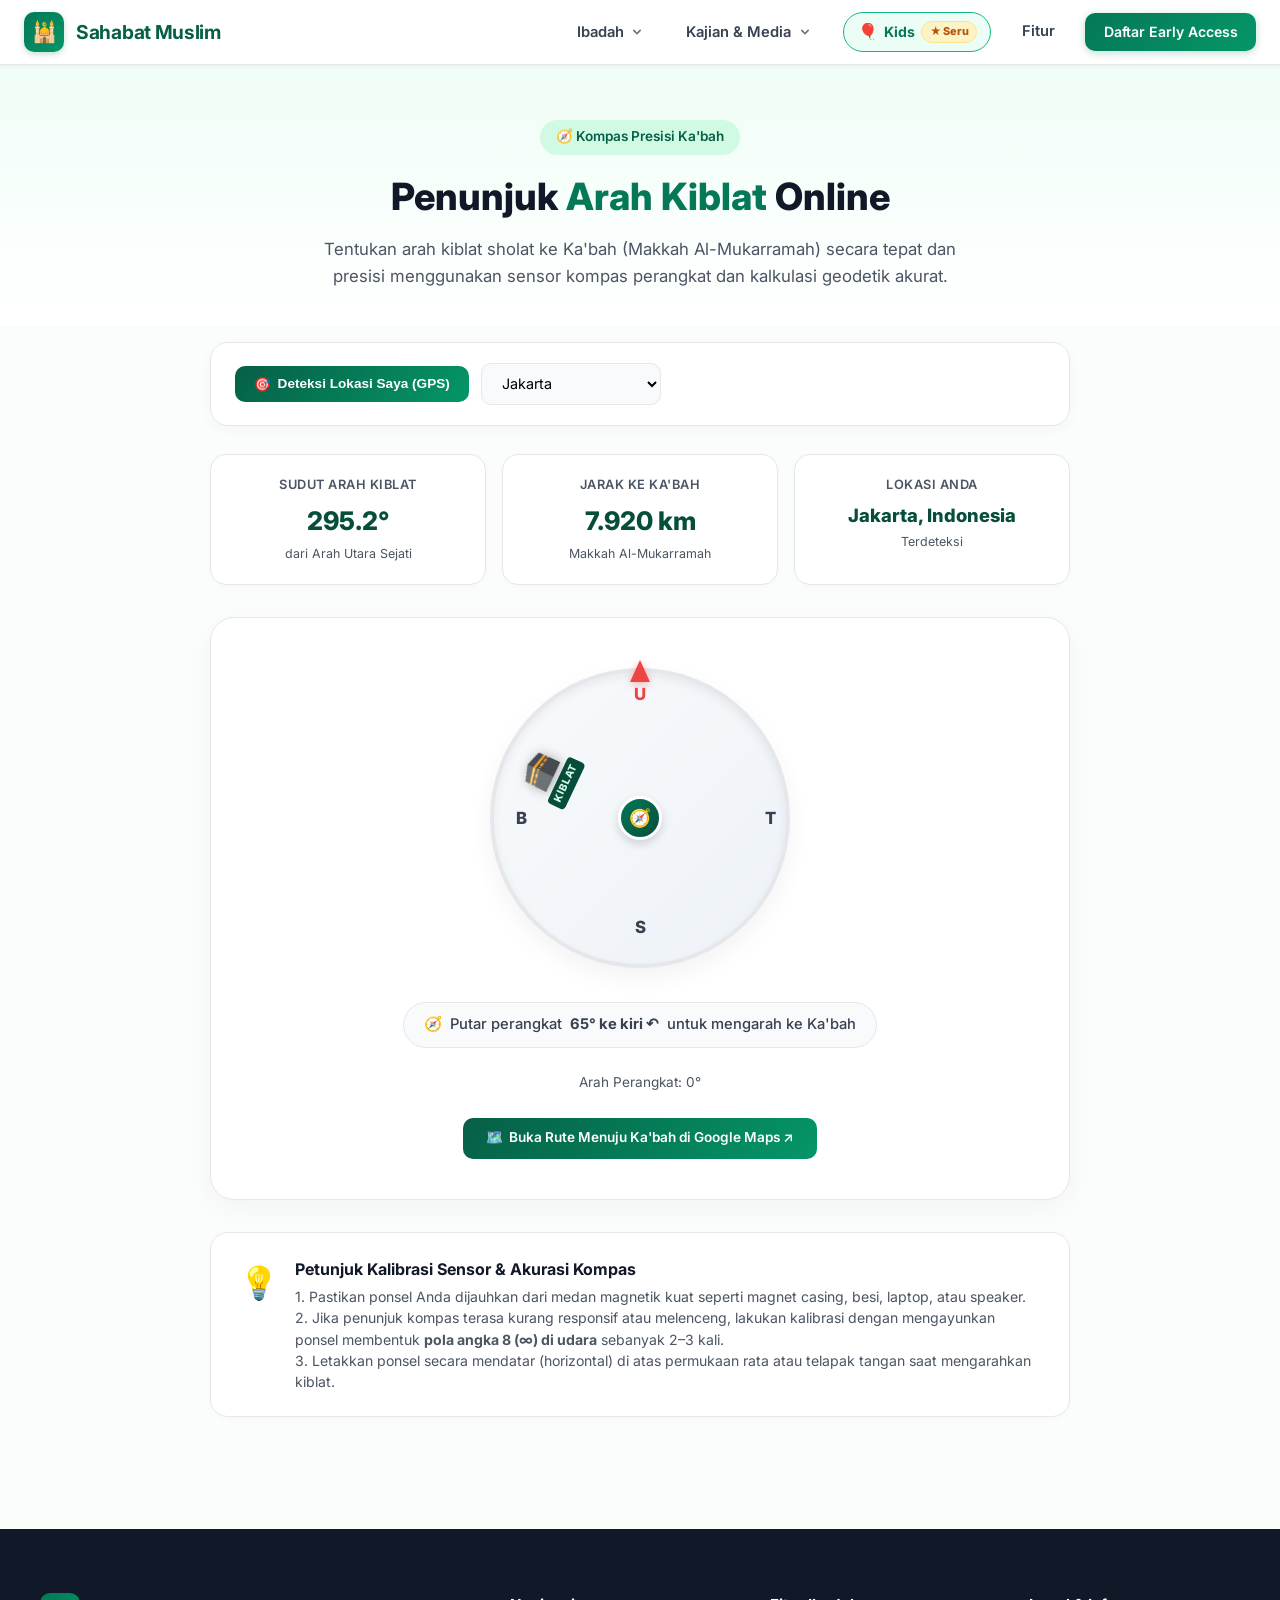
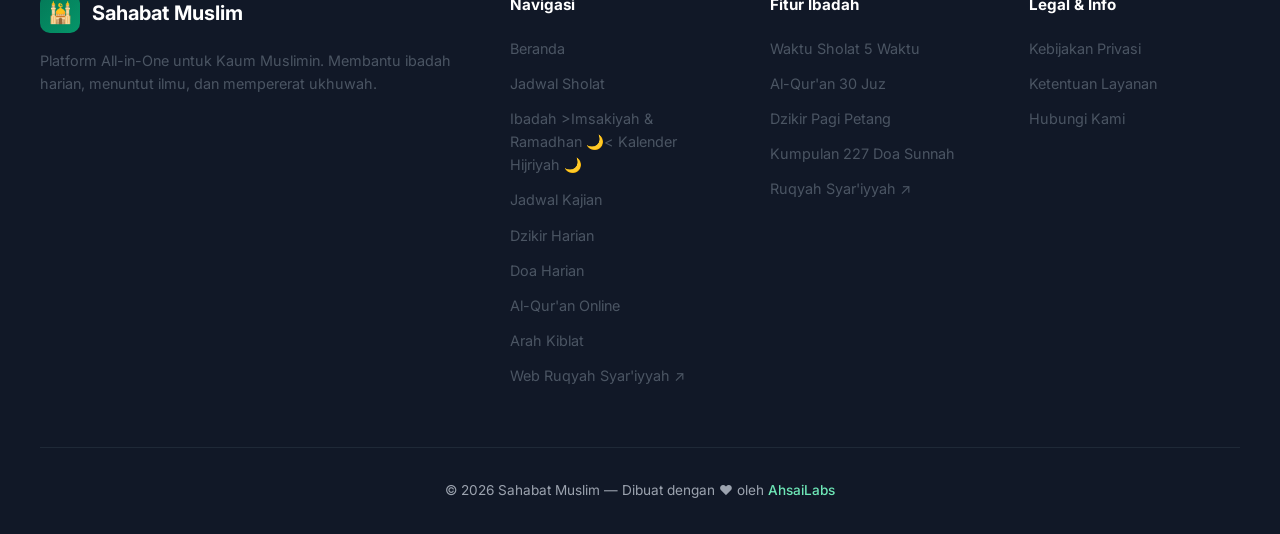
<file: kiblat.html>
<!DOCTYPE html>
<html lang="id">
<head>
    <meta charset="UTF-8">
    <meta name="viewport" content="width=device-width, initial-scale=1.0">
    <title>Kompas Arah Kiblat Online Akurat & Presisi — Sahabat Muslim</title>
    <meta name="description" content="Kompas Arah Kiblat online akurat berbasis sensor perangkat dan GPS. Tentukan arah Ka'bah (Makkah) secara presisi di mana pun Anda berada tanpa perlu aplikasi tambahan.">
    <link rel="preconnect" href="https://fonts.googleapis.com">
    <link href="https://fonts.googleapis.com/css2?family=Inter:wght@400;500;600;700&display=swap" rel="stylesheet">
    <style>
        :root {
            --green-900: #064e3b;
            --green-800: #065f46;
            --green-700: #047857;
            --green-600: #059669;
            --green-500: #10b981;
            --green-100: #d1fae5;
            --green-50: #ecfdf5;
            --gold-500: #d4a843;
            --gold-400: #e2b960;
            --gold-300: #f0d78a;
            --white: #ffffff;
            --gray-50: #f9fafb;
            --gray-100: #f3f4f6;
            --gray-200: #e5e7eb;
            --gray-600: #4b5563;
            --gray-700: #374151;
            --gray-800: #1f2937;
            --gray-900: #111827;
        }

        * {
            margin: 0;
            padding: 0;
            box-sizing: border-box;
        }

        body {
            font-family: 'Inter', sans-serif;
            color: var(--gray-800);
            background: #fbfdfc;
            line-height: 1.6;
        }

        /* Navigation */
        nav {
            position: fixed;
            top: 0;
            width: 100%;
            background: rgba(255,255,255,0.95);
            backdrop-filter: blur(10px);
            border-bottom: 1px solid var(--gray-200);
            z-index: 100;
            padding: 1rem 2rem;
        }

        .nav-inner {
            max-width: 1200px;
            margin: 0 auto;
            display: flex;
            justify-content: space-between;
            align-items: center;
        }

        .logo {
            display: flex;
            align-items: center;
            gap: 0.75rem;
            text-decoration: none;
            color: var(--green-800);
        }

        .logo-icon {
            width: 40px;
            height: 40px;
            background: linear-gradient(135deg, var(--green-700), var(--green-600));
            border-radius: 10px;
            display: flex;
            align-items: center;
            justify-content: center;
            color: white;
            font-size: 1.25rem;
        }

        .logo-text {
            font-weight: 700;
            font-size: 1.25rem;
        }

        .nav-links {
            display: flex;
            gap: 1.5rem;
            list-style: none;
        }

        .nav-links a {
            text-decoration: none;
            color: var(--gray-600);
            font-weight: 500;
            font-size: 0.9rem;
            transition: color 0.2s;
        }

        .nav-links a:hover,
        .nav-links a.active {
            color: var(--green-700);
            font-weight: 600;
        }

        .mobile-menu-btn {
            display: none;
            background: transparent;
            border: 1px solid var(--gray-200);
            border-radius: 8px;
            width: 40px;
            height: 40px;
            font-size: 1.35rem;
            color: var(--gray-700);
            cursor: pointer;
            align-items: center;
            justify-content: center;
            transition: all 0.2s;
        }

        .mobile-menu-btn:hover {
            background: var(--gray-100);
            color: var(--green-800);
        }

        .mobile-menu-btn * {
            pointer-events: none;
        }

        /* Hero */
        .kiblat-hero {
            padding: 7.5rem 2rem 2.25rem;
            background: linear-gradient(180deg, #ecfdf5 0%, #ffffff 100%);
            text-align: center;
        }

        .kiblat-badge {
            display: inline-flex;
            align-items: center;
            gap: 0.5rem;
            background: #d1fae5;
            color: #065f46;
            font-size: 0.85rem;
            font-weight: 600;
            padding: 0.4rem 1rem;
            border-radius: 9999px;
            margin-bottom: 0.75rem;
        }

        .kiblat-hero h1 {
            font-size: 2.35rem;
            font-weight: 800;
            color: var(--gray-900);
            margin-bottom: 0.6rem;
        }

        .kiblat-hero h1 span {
            color: var(--green-700);
        }

        .kiblat-hero p {
            color: var(--gray-600);
            max-width: 650px;
            margin: 0 auto;
            font-size: 1.05rem;
        }

        /* Section Container */
        .kiblat-section {
            padding: 1rem 2rem 5rem;
        }

        .kiblat-container {
            max-width: 860px;
            margin: 0 auto;
        }

        /* Controls Card */
        .kiblat-controls-card {
            background: var(--white);
            border: 1px solid var(--gray-200);
            border-radius: 18px;
            padding: 1.25rem 1.5rem;
            margin-bottom: 1.75rem;
            box-shadow: 0 4px 14px rgba(0,0,0,0.03);
            display: flex;
            align-items: center;
            justify-content: space-between;
            flex-wrap: wrap;
            gap: 1rem;
        }

        .kiblat-controls-left {
            display: flex;
            align-items: center;
            gap: 0.75rem;
            flex-wrap: wrap;
        }

        .kiblat-city-select {
            padding: 0.65rem 1rem;
            border-radius: 10px;
            border: 1px solid var(--gray-200);
            font-size: 0.9rem;
            font-family: inherit;
            outline: none;
            background: var(--gray-50);
            cursor: pointer;
            min-width: 180px;
        }

        .btn-gps {
            padding: 0.65rem 1.2rem;
            background: linear-gradient(135deg, var(--green-800), var(--green-600));
            color: var(--white);
            border: none;
            border-radius: 10px;
            font-weight: 600;
            font-size: 0.85rem;
            cursor: pointer;
            transition: all 0.2s;
            display: inline-flex;
            align-items: center;
            gap: 0.4rem;
        }

        .btn-gps:hover {
            opacity: 0.95;
            transform: translateY(-1px);
        }

        /* Stats Grid */
        .kiblat-stats-grid {
            display: grid;
            grid-template-columns: repeat(3, 1fr);
            gap: 1rem;
            margin-bottom: 2rem;
        }

        .kiblat-stat-card {
            background: var(--white);
            border: 1px solid var(--gray-200);
            border-radius: 16px;
            padding: 1.25rem;
            text-align: center;
            box-shadow: 0 2px 8px rgba(0,0,0,0.02);
        }

        .kiblat-stat-label {
            font-size: 0.8rem;
            font-weight: 600;
            text-transform: uppercase;
            letter-spacing: 0.5px;
            color: var(--gray-600);
            margin-bottom: 0.35rem;
        }

        .kiblat-stat-val {
            font-size: 1.6rem;
            font-weight: 800;
            color: var(--green-900);
        }

        /* Compass Visual Card */
        .compass-card {
            background: var(--white);
            border: 1px solid var(--gray-200);
            border-radius: 24px;
            padding: 2.5rem 1.5rem;
            text-align: center;
            box-shadow: 0 8px 30px rgba(0,0,0,0.04);
            margin-bottom: 2rem;
            position: relative;
        }

        .compass-viewport {
            width: 320px;
            height: 320px;
            margin: 0 auto 1.5rem;
            position: relative;
            display: flex;
            align-items: center;
            justify-content: center;
        }

        /* Static device heading indicator needle pointing UP */
        .device-needle {
            position: absolute;
            top: 2px;
            left: 50%;
            transform: translateX(-50%);
            width: 0;
            height: 0;
            border-left: 10px solid transparent;
            border-right: 10px solid transparent;
            border-bottom: 22px solid #ef4444;
            z-index: 10;
            filter: drop-shadow(0 2px 4px rgba(239, 68, 68, 0.4));
        }

        /* Dial that rotates with sensor */
        .compass-circle-outer {
            width: 300px;
            height: 300px;
            border-radius: 50%;
            background: linear-gradient(135deg, #f8fafc 0%, #edf2f7 100%);
            border: 4px solid var(--gray-200);
            box-shadow: inset 0 4px 10px rgba(0,0,0,0.06), 0 10px 25px rgba(0,0,0,0.05);
            position: relative;
            transition: border-color 0.3s ease, box-shadow 0.3s ease;
        }

        .compass-circle-outer.aligned {
            border-color: #10b981;
            box-shadow: 0 0 30px rgba(16, 185, 129, 0.4), inset 0 0 15px rgba(16, 185, 129, 0.2);
        }

        .compass-dial {
            width: 100%;
            height: 100%;
            border-radius: 50%;
            position: absolute;
            top: 0;
            left: 0;
            transition: transform 0.15s cubic-bezier(0.1, 0.7, 0.1, 1);
        }

        /* Degree ticks & Cardinals on dial */
        .cardinal {
            position: absolute;
            font-weight: 800;
            font-size: 1.05rem;
            transform: translate(-50%, -50%);
        }

        .cardinal-n { top: 22px; left: 50%; color: #ef4444; }
        .cardinal-e { top: 50%; right: 10px; color: var(--gray-700); transform: translateY(-50%); }
        .cardinal-s { bottom: 10px; left: 50%; color: var(--gray-700); }
        .cardinal-w { top: 50%; left: 22px; color: var(--gray-700); transform: translateY(-50%); }

        /* Kaaba Marker Container (rotates to qiblaBearing on dial) */
        .kaaba-marker-rotator {
            position: absolute;
            top: 0;
            left: 0;
            width: 100%;
            height: 100%;
            pointer-events: none;
        }

        .kaaba-icon-pin {
            position: absolute;
            top: 10px;
            left: 50%;
            transform: translateX(-50%);
            display: flex;
            flex-direction: column;
            align-items: center;
        }

        .kaaba-emoji {
            font-size: 1.85rem;
            filter: drop-shadow(0 2px 6px rgba(0,0,0,0.3));
        }

        .kaaba-label-text {
            font-size: 0.65rem;
            font-weight: 800;
            background: #064e3b;
            color: #d1fae5;
            padding: 1px 5px;
            border-radius: 4px;
            margin-top: -2px;
            letter-spacing: 0.5px;
        }

        /* Center Hub */
        .compass-center-hub {
            position: absolute;
            top: 50%;
            left: 50%;
            transform: translate(-50%, -50%);
            width: 44px;
            height: 44px;
            border-radius: 50%;
            background: linear-gradient(135deg, var(--green-700), var(--green-900));
            border: 3px solid white;
            box-shadow: 0 4px 10px rgba(0,0,0,0.15);
            display: flex;
            align-items: center;
            justify-content: center;
            color: white;
            font-size: 1.1rem;
            z-index: 5;
        }

        /* Status Banners */
        .kiblat-aligned-banner {
            display: inline-flex;
            align-items: center;
            gap: 0.5rem;
            background: #ecfdf5;
            border: 1.5px solid #10b981;
            color: #065f46;
            padding: 0.75rem 1.5rem;
            border-radius: 9999px;
            font-size: 1.05rem;
            font-weight: 700;
            box-shadow: 0 4px 15px rgba(16, 185, 129, 0.2);
            animation: pulse-glow 1.5s infinite;
        }

        @keyframes pulse-glow {
            0%, 100% { transform: scale(1); }
            50% { transform: scale(1.02); }
        }

        .kiblat-hint-banner {
            display: inline-flex;
            align-items: center;
            gap: 0.5rem;
            background: #f8fafc;
            border: 1px solid var(--gray-200);
            color: var(--gray-700);
            padding: 0.65rem 1.25rem;
            border-radius: 9999px;
            font-size: 0.92rem;
            font-weight: 500;
        }

        /* Calibration Card */
        .calibration-card {
            background: var(--white);
            border: 1px solid var(--gray-200);
            border-radius: 18px;
            padding: 1.5rem 1.75rem;
            display: flex;
            align-items: flex-start;
            gap: 1rem;
            box-shadow: 0 2px 8px rgba(0,0,0,0.02);
            margin-bottom: 2rem;
        }

        .calibration-icon {
            font-size: 2rem;
            flex-shrink: 0;
        }

        .calibration-info h4 {
            font-size: 1rem;
            font-weight: 700;
            color: var(--gray-900);
            margin-bottom: 0.25rem;
        }

        .calibration-info p {
            font-size: 0.88rem;
            color: var(--gray-600);
            line-height: 1.5;
        }

        /* Footer */
        footer {
            background: var(--gray-900);
            color: var(--gray-600);
            padding: 4rem 2rem 2rem;
        }

        .footer-inner {
            max-width: 1200px;
            margin: 0 auto;
            display: grid;
            grid-template-columns: 2fr 1fr 1fr 1fr;
            gap: 3rem;
        }

        .footer-brand .logo {
            color: var(--white);
            margin-bottom: 1rem;
        }

        .footer-brand p {
            font-size: 0.9rem;
            line-height: 1.6;
        }

        .footer-col h4 {
            color: var(--white);
            font-size: 0.95rem;
            margin-bottom: 1.25rem;
        }

        .footer-col a {
            display: block;
            color: var(--gray-600);
            text-decoration: none;
            font-size: 0.9rem;
            margin-bottom: 0.75rem;
            transition: color 0.2s;
        }

        .footer-col a:hover {
            color: var(--green-500);
        }

        .footer-bottom {
            max-width: 1200px;
            margin: 3rem auto 0;
            padding-top: 2rem;
            border-top: 1px solid var(--gray-800);
            text-align: center;
            font-size: 0.85rem;
            color: #9ca3af;
        }

        .footer-bottom a {
            color: #6ee7b7;
            text-decoration: none;
            font-weight: 500;
        }

        .footer-bottom a:hover {
            color: #a7f3d0;
            text-decoration: underline;
        }

        /* Toast */
        .dzikir-toast {
            position: fixed;
            bottom: 2rem;
            left: 50%;
            transform: translateX(-50%) translateY(100px);
            background: var(--gray-900);
            color: white;
            padding: 0.75rem 1.5rem;
            border-radius: 9999px;
            font-size: 0.9rem;
            font-weight: 500;
            box-shadow: 0 10px 25px rgba(0,0,0,0.2);
            z-index: 1000;
            transition: transform 0.3s cubic-bezier(0.16, 1, 0.3, 1), opacity 0.3s;
            opacity: 0;
            pointer-events: none;
        }

        .dzikir-toast.show {
            transform: translateX(-50%) translateY(0);
            opacity: 1;
        }

        @media (max-width: 768px) {
            nav { padding: 1rem; }
            .mobile-menu-btn { display: inline-flex; }
            .nav-links {
                position: fixed;
                top: 70px;
                left: 0;
                width: 100%;
                background: rgba(255, 255, 255, 0.98);
                backdrop-filter: blur(12px);
                -webkit-backdrop-filter: blur(12px);
                border-bottom: 1px solid var(--gray-200);
                box-shadow: 0 12px 30px rgba(0,0,0,0.12);
                flex-direction: column;
                gap: 0;
                padding: 0.5rem 1.25rem 1.25rem;
                max-height: calc(100vh - 70px);
                overflow-y: auto;
                display: none;
                z-index: 99;
            }
            .nav-links.active {
                display: flex;
                animation: navSlideDown 0.2s ease-out forwards;
            }
            .nav-links li {
                border-bottom: 1px solid var(--gray-100);
            }
            .nav-links li:last-child {
                border-bottom: none;
            }
            .nav-links a {
                display: flex;
                align-items: center;
                padding: 0.8rem 0.5rem;
                font-size: 0.95rem;
                font-weight: 600;
                color: var(--gray-800);
            }
            .nav-links a:hover,
            .nav-links a.active {
                color: var(--green-700);
                background: var(--green-50);
                border-radius: 8px;
            }
            .kiblat-hero { padding: 6rem 1rem 1.5rem; }
            .kiblat-hero h1 { font-size: 1.85rem; }
            .kiblat-section { padding: 1rem 1rem 4rem; }
            .kiblat-stats-grid { grid-template-columns: 1fr; }
            .compass-viewport { width: 280px; height: 280px; }
            .compass-circle-outer { width: 260px; height: 260px; }
            .footer-inner { grid-template-columns: 1fr; gap: 2rem; }
        }

        @keyframes navSlideDown {
            from { opacity: 0; transform: translateY(-8px); }
            to { opacity: 1; transform: translateY(0); }
        }
    </style>
    <link rel="stylesheet" href="css/nav.css?v=1">
</head>
<body>

    <!-- Header Navigation -->
    <nav class="sm-navbar">
        <div class="nav-inner">
            <a href="/" class="logo">
                <div class="logo-icon">🕌</div>
                <span class="logo-text">Sahabat Muslim</span>
            </a>
            
            <button class="mobile-menu-btn" id="mobile-menu-toggle" aria-label="Buka Menu Navigasi" aria-expanded="false" onclick="toggleMobileMenu(event)">
                <span class="menu-icon-bar"></span>
                <span class="menu-icon-bar"></span>
                <span class="menu-icon-bar"></span>
            </button>
            
            <div class="nav-menu-wrapper" id="nav-menu-wrapper">
                <ul class="nav-links">
                    <!-- Dropdown Ibadah -->
                    <li class="nav-item has-dropdown" data-dropdown="ibadah">
                        <button class="nav-link nav-dropdown-btn" type="button" aria-expanded="false">
                            <span>Ibadah</span>
                            <svg class="chevron-icon" viewBox="0 0 20 20" fill="currentColor" width="16" height="16">
                                <path fill-rule="evenodd" d="M5.293 7.293a1 1 0 011.414 0L10 10.586l3.293-3.293a1 1 0 111.414 1.414l-4 4a1 1 0 01-1.414 0l-4-4a1 1 0 010-1.414z" clip-rule="evenodd" />
                            </svg>
                        </button>
                        <div class="nav-dropdown-menu dropdown-ibadah">
                            <div class="dropdown-header">
                                <span class="dropdown-header-title">Ibadah Harian</span>
                            </div>
                            <div class="dropdown-grid">
                                <a href="/#jadwal-sholat" class="dropdown-item">
                                    <div class="item-icon fi-green">🕌</div>
                                    <div class="item-content">
                                        <div class="item-title">Jadwal Sholat</div>
                                        <div class="item-desc">Waktu sholat 5 waktu & imsakiyah</div>
                                    </div>
                                </a>
                                <a href="/quran" class="dropdown-item">
                                    <div class="item-icon fi-emerald">📖</div>
                                    <div class="item-content">
                                        <div class="item-title">Al-Qur'an</div>
                                        <div class="item-desc">Tafsir, tajwid & mushaf 30 juz</div>
                                    </div>
                                </a>
                                <a href="/murottal" class="dropdown-item">
                                    <div class="item-icon fi-teal">🎧</div>
                                    <div class="item-content">
                                        <div class="item-title">Murottal Audio</div>
                                        <div class="item-desc">Lantunan merdu para qari ternama</div>
                                    </div>
                                </a>
                                <a href="/dzikir" class="dropdown-item">
                                    <div class="item-icon fi-indigo">📿</div>
                                    <div class="item-content">
                                        <div class="item-title">Dzikir Harian</div>
                                        <div class="item-desc">Dzikir pagi, petang & setelah sholat</div>
                                    </div>
                                </a>
                                <a href="/doa" class="dropdown-item">
                                    <div class="item-icon fi-cyan">🤲</div>
                                    <div class="item-content">
                                        <div class="item-title">Doa Harian</div>
                                        <div class="item-desc">Kumpulan doa mustajab & adab</div>
                                    </div>
                                </a>
                                <a href="/kiblat" class="dropdown-item">
                                    <div class="item-icon fi-purple">🧭</div>
                                    <div class="item-content">
                                        <div class="item-title">Arah Kiblat</div>
                                        <div class="item-desc">Kompas penunjuk Ka'bah presisi</div>
                                    </div>
                                </a>
                                <a href="/ramadhan" class="dropdown-item">
                                    <div class="item-icon fi-forest">🌙</div>
                                    <div class="item-content">
                                        <div class="item-title">Kalender Hijriyah</div>
                                        <div class="item-desc">Penanggalan Islam & panduan ibadah</div>
                                    </div>
                                </a>
                            </div>
                        </div>
                    </li>

                    <!-- Dropdown Kajian & Media -->
                    <li class="nav-item has-dropdown" data-dropdown="kajian">
                        <button class="nav-link nav-dropdown-btn" type="button" aria-expanded="false">
                            <span>Kajian & Media</span>
                            <svg class="chevron-icon" viewBox="0 0 20 20" fill="currentColor" width="16" height="16">
                                <path fill-rule="evenodd" d="M5.293 7.293a1 1 0 011.414 0L10 10.586l3.293-3.293a1 1 0 111.414 1.414l-4 4a1 1 0 01-1.414 0l-4-4a1 1 0 010-1.414z" clip-rule="evenodd" />
                            </svg>
                        </button>
                        <div class="nav-dropdown-menu dropdown-kajian">
                            <div class="dropdown-header">
                                <span class="dropdown-header-title">Edukasi & Siaran</span>
                            </div>
                            <div class="dropdown-grid single-col">
                                <a href="/kajian" class="dropdown-item">
                                    <div class="item-icon fi-amber">📚</div>
                                    <div class="item-content">
                                        <div class="item-title">Jadwal Kajian</div>
                                        <div class="item-desc">Kajian sunnah terdekat berbasis GPS</div>
                                    </div>
                                </a>
                                <a href="/haramain" class="dropdown-item">
                                    <div class="item-icon fi-gold">🕋</div>
                                    <div class="item-content">
                                        <div class="item-title">Live Haramain</div>
                                        <div class="item-desc">Siaran langsung Masjidil Haram & Nabawi</div>
                                    </div>
                                </a>
                                <a href="https://ruqyah.ahsailabs.my.id/" target="_blank" rel="noopener noreferrer" class="dropdown-item">
                                    <div class="item-icon fi-green">🌿</div>
                                    <div class="item-content">
                                        <div class="item-title">Ruqyah Syar'iyyah ↗</div>
                                        <div class="item-desc">Audio terapi penenang ayat Al-Quran</div>
                                    </div>
                                </a>
                            </div>
                        </div>
                    </li>

                    <!-- Kids Link (Highlighted Pill) -->
                    <li class="nav-item">
                        <a href="/kids" class="nav-pill-kids">
                            <span class="kids-emoji">🎈</span>
                            <span>Kids</span>
                            <span class="kids-badge-star">★ Seru</span>
                        </a>
                    </li>

                    <!-- Fitur Link -->
                    <li class="nav-item">
                        <a href="/#fitur" class="nav-link">Fitur</a>
                    </li>

                    <!-- CTA Daftar -->
                    <li class="nav-item nav-item-cta">
                        <a href="/#daftar" class="nav-btn-cta">Daftar Early Access</a>
                    </li>
                </ul>

                <!-- Mobile Drawer Body -->
                <div class="mobile-drawer-content">
                    <div class="mobile-section">
                        <div class="mobile-section-title">🕌 Ibadah Harian</div>
                        <div class="mobile-nav-grid">
                            <a href="/#jadwal-sholat" class="mobile-nav-tile">
                                <span class="tile-icon">🕌</span>
                                <span class="tile-text">Jadwal Sholat</span>
                            </a>
                            <a href="/quran" class="mobile-nav-tile">
                                <span class="tile-icon">📖</span>
                                <span class="tile-text">Al-Qur'an</span>
                            </a>
                            <a href="/murottal" class="mobile-nav-tile">
                                <span class="tile-icon">🎧</span>
                                <span class="tile-text">Murottal</span>
                            </a>
                            <a href="/dzikir" class="mobile-nav-tile">
                                <span class="tile-icon">📿</span>
                                <span class="tile-text">Dzikir</span>
                            </a>
                            <a href="/doa" class="mobile-nav-tile">
                                <span class="tile-icon">🤲</span>
                                <span class="tile-text">Doa Harian</span>
                            </a>
                            <a href="/kiblat" class="mobile-nav-tile">
                                <span class="tile-icon">🧭</span>
                                <span class="tile-text">Arah Kiblat</span>
                            </a>
                            <a href="/ramadhan" class="mobile-nav-tile">
                                <span class="tile-icon">🌙</span>
                                <span class="tile-text">Kalender Hijriyah</span>
                            </a>
                        </div>
                    </div>

                    <div class="mobile-section">
                        <div class="mobile-section-title">📚 Kajian & Edukasi</div>
                        <div class="mobile-nav-grid">
                            <a href="/kajian" class="mobile-nav-tile">
                                <span class="tile-icon">📚</span>
                                <span class="tile-text">Jadwal Kajian</span>
                            </a>
                            <a href="/haramain" class="mobile-nav-tile">
                                <span class="tile-icon">🕋</span>
                                <span class="tile-text">Live Haramain</span>
                            </a>
                            <a href="https://ruqyah.ahsailabs.my.id/" target="_blank" rel="noopener noreferrer" class="mobile-nav-tile">
                                <span class="tile-icon">🌿</span>
                                <span class="tile-text">Ruqyah ↗</span>
                            </a>
                        </div>

                        <!-- Highlighted Kids Card in Mobile -->
                        <a href="/kids" class="mobile-kids-card">
                            <div class="kids-card-icon">🎈</div>
                            <div class="kids-card-body">
                                <div class="kids-card-title">Sahabat Muslim Kids <span class="kids-card-pill">Favorit Anak</span></div>
                                <div class="kids-card-sub">Video islami aman, tebak kuis & pohon tahfizh</div>
                            </div>
                            <span class="kids-card-arrow">→</span>
                        </a>
                    </div>

                    <div class="mobile-section mobile-section-bottom">
                        <a href="/#fitur" class="mobile-link-row">
                            <span>⚡ 8 Fitur Utama</span>
                            <span class="arrow-right">›</span>
                        </a>
                        <a href="/#daftar" class="mobile-cta-btn">
                            Daftar Early Access 🚀
                        </a>
                    </div>
                </div>
            </div>
        </div>
    </nav>

    <!-- Hero Section -->
    <section class="kiblat-hero">
        <div class="kiblat-badge">🧭 Kompas Presisi Ka'bah</div>
        <h1>Penunjuk <span>Arah Kiblat</span> Online</h1>
        <p>Tentukan arah kiblat sholat ke Ka'bah (Makkah Al-Mukarramah) secara tepat dan presisi menggunakan sensor kompas perangkat dan kalkulasi geodetik akurat.</p>
    </section>

    <!-- Main Section -->
    <section class="kiblat-section">
        <div class="kiblat-container">

            <!-- Controls Card -->
            <div class="kiblat-controls-card">
                <div class="kiblat-controls-left">
                    <button type="button" class="btn-gps" id="btn-detect-gps" onclick="window.smKiblat.detectGPS()">
                        <span>🎯</span> Deteksi Lokasi Saya (GPS)
                    </button>
                    <select id="kiblat-city-select" class="kiblat-city-select" onchange="window.smKiblat.onCitySelectChange(this.value)">
                        <option value="Jakarta" selected>Jakarta</option>
                        <option value="Bandung">Bandung</option>
                        <option value="Surabaya">Surabaya</option>
                        <option value="Semarang">Semarang</option>
                        <option value="Yogyakarta">Yogyakarta</option>
                        <option value="Medan">Medan</option>
                        <option value="Banda Aceh">Banda Aceh</option>
                        <option value="Palembang">Palembang</option>
                        <option value="Padang">Padang</option>
                        <option value="Makassar">Makassar</option>
                        <option value="Denpasar">Denpasar</option>
                        <option value="Banjarmasin">Banjarmasin</option>
                        <option value="Balikpapan">Balikpapan</option>
                        <option value="Pontianak">Pontianak</option>
                        <option value="Manado">Manado</option>
                        <option value="Mataram">Mataram</option>
                        <option value="Kupang">Kupang</option>
                        <option value="Ambon">Ambon</option>
                        <option value="Jayapura">Jayapura</option>
                    </select>
                </div>

                <button type="button" class="btn-gps" id="btn-enable-sensor" style="display: none; background: #0284c7;" onclick="window.smKiblat.requestSensorPermission()">
                    <span>📱</span> Aktifkan Sensor Kompas
                </button>
            </div>

            <!-- Stats Grid -->
            <div class="kiblat-stats-grid">
                <div class="kiblat-stat-card">
                    <div class="kiblat-stat-label">Sudut Arah Kiblat</div>
                    <div class="kiblat-stat-val" id="kiblat-bearing-display">295.2°</div>
                    <div style="font-size: 0.78rem; color: var(--gray-600); margin-top: 2px;">dari Arah Utara Sejati</div>
                </div>
                <div class="kiblat-stat-card">
                    <div class="kiblat-stat-label">Jarak ke Ka'bah</div>
                    <div class="kiblat-stat-val" id="kiblat-distance-display">7.922 km</div>
                    <div style="font-size: 0.78rem; color: var(--gray-600); margin-top: 2px;">Makkah Al-Mukarramah</div>
                </div>
                <div class="kiblat-stat-card">
                    <div class="kiblat-stat-label">Lokasi Anda</div>
                    <div class="kiblat-stat-val" id="kiblat-location-display" style="font-size: 1.15rem; margin-top: 0.35rem;">Jakarta</div>
                    <div style="font-size: 0.78rem; color: var(--gray-600); margin-top: 2px;">Terdeteksi</div>
                </div>
            </div>

            <!-- Compass Visual Card -->
            <div class="compass-card">
                <div class="compass-viewport">
                    <!-- Static arrow needle pointing top of device -->
                    <div class="device-needle" title="Arah Depan Perangkat"></div>

                    <!-- Dial circle that rotates against device heading -->
                    <div class="compass-circle-outer" id="compass-circle-outer">
                        <div class="compass-dial" id="compass-dial">
                            <!-- Cardinals -->
                            <div class="cardinal cardinal-n">U</div>
                            <div class="cardinal cardinal-e">T</div>
                            <div class="cardinal cardinal-s">S</div>
                            <div class="cardinal cardinal-w">B</div>

                            <!-- Kaaba Marker on dial -->
                            <div class="kaaba-marker-rotator" id="kaaba-marker">
                                <div class="kaaba-icon-pin">
                                    <span class="kaaba-emoji">🕋</span>
                                    <span class="kaaba-label-text">KIBLAT</span>
                                </div>
                            </div>
                        </div>

                        <!-- Center Hub -->
                        <div class="compass-center-hub">🧭</div>
                    </div>
                </div>

                <!-- Status Feedback Banner -->
                <div id="kiblat-status-box" style="margin-top: 1rem;">
                    <div class="kiblat-hint-banner">
                        <span>🧭</span> Arahkan bagian atas ponsel hingga sejajar dengan ikon Ka'bah 🕋
                    </div>
                </div>

                <div style="margin-top: 1.5rem; font-size: 0.85rem; color: var(--gray-600);" id="compass-heading-display">
                    Arah Perangkat: 0°
                </div>

                <!-- Google Maps Link -->
                <div style="margin-top: 1.5rem;">
                    <a href="#" id="kiblat-gmaps-btn" target="_blank" rel="noopener noreferrer" class="btn-gps" style="text-decoration: none; padding: 0.6rem 1.4rem;">
                        <span>🗺️</span> Buka Rute Menuju Ka'bah di Google Maps ↗
                    </a>
                </div>
            </div>

            <!-- Calibration & Tips Card -->
            <div class="calibration-card">
                <div class="calibration-icon">💡</div>
                <div class="calibration-info">
                    <h4>Petunjuk Kalibrasi Sensor & Akurasi Kompas</h4>
                    <p>
                        1. Pastikan ponsel Anda dijauhkan dari medan magnetik kuat seperti magnet casing, besi, laptop, atau speaker.<br>
                        2. Jika penunjuk kompas terasa kurang responsif atau melenceng, lakukan kalibrasi dengan mengayunkan ponsel membentuk <strong>pola angka 8 (∞) di udara</strong> sebanyak 2–3 kali.<br>
                        3. Letakkan ponsel secara mendatar (horizontal) di atas permukaan rata atau telapak tangan saat mengarahkan kiblat.
                    </p>
                </div>
            </div>

        </div>
    </section>

    <!-- Toast Notification -->
    <div class="dzikir-toast" id="kiblat-toast"></div>

    <!-- Footer -->
    <footer>
        <div class="footer-inner">
            <div class="footer-brand">
                <div class="logo">
                    <div class="logo-icon">🕌</div>
                    <span class="logo-text">Sahabat Muslim</span>
                </div>
                <p>Platform All-in-One untuk Kaum Muslimin. Membantu ibadah harian, menuntut ilmu, dan mempererat ukhuwah.</p>
            </div>
            <div class="footer-col">
                <h4>Navigasi</h4>
                <a href="/">Beranda</a>
                <a href="/#jadwal-sholat">Jadwal Sholat</a>
                <a href="/ramadhan">Ibadah >Imsakiyah & Ramadhan 🌙< Kalender Hijriyah 🌙</a>
                <a href="/kajian">Jadwal Kajian</a>
                <a href="/dzikir">Dzikir Harian</a>
                <a href="/doa">Doa Harian</a>
                <a href="/quran">Al-Qur'an Online</a>
                <a href="/kiblat">Arah Kiblat</a>
                <a href="https://ruqyah.ahsailabs.my.id/" target="_blank" rel="noopener noreferrer">Web Ruqyah Syar'iyyah ↗</a>
            </div>
            <div class="footer-col">
                <h4>Fitur Ibadah</h4>
                <a href="/#jadwal-sholat">Waktu Sholat 5 Waktu</a>
                <a href="/quran">Al-Qur'an 30 Juz</a>
                <a href="/dzikir">Dzikir Pagi Petang</a>
                <a href="/doa">Kumpulan 227 Doa Sunnah</a>
                <a href="https://ruqyah.ahsailabs.my.id/" target="_blank" rel="noopener noreferrer">Ruqyah Syar'iyyah ↗</a>
            </div>
            <div class="footer-col">
                <h4>Legal & Info</h4>
                <a href="#">Kebijakan Privasi</a>
                <a href="#">Ketentuan Layanan</a>
                <a href="#">Hubungi Kami</a>
            </div>
        </div>
        <div class="footer-bottom">
            &copy; 2026 Sahabat Muslim — Dibuat dengan ❤️ oleh <a href="https://ahsailabs.my.id/" target="_blank" rel="noopener">AhsaiLabs</a>
        </div>
    </footer>

    <!-- Scripts -->
    <script src="js/nav.js?v=4"></script>
    <script src="js/kiblat.js?v=1"></script>
</body>
</html>
</file>
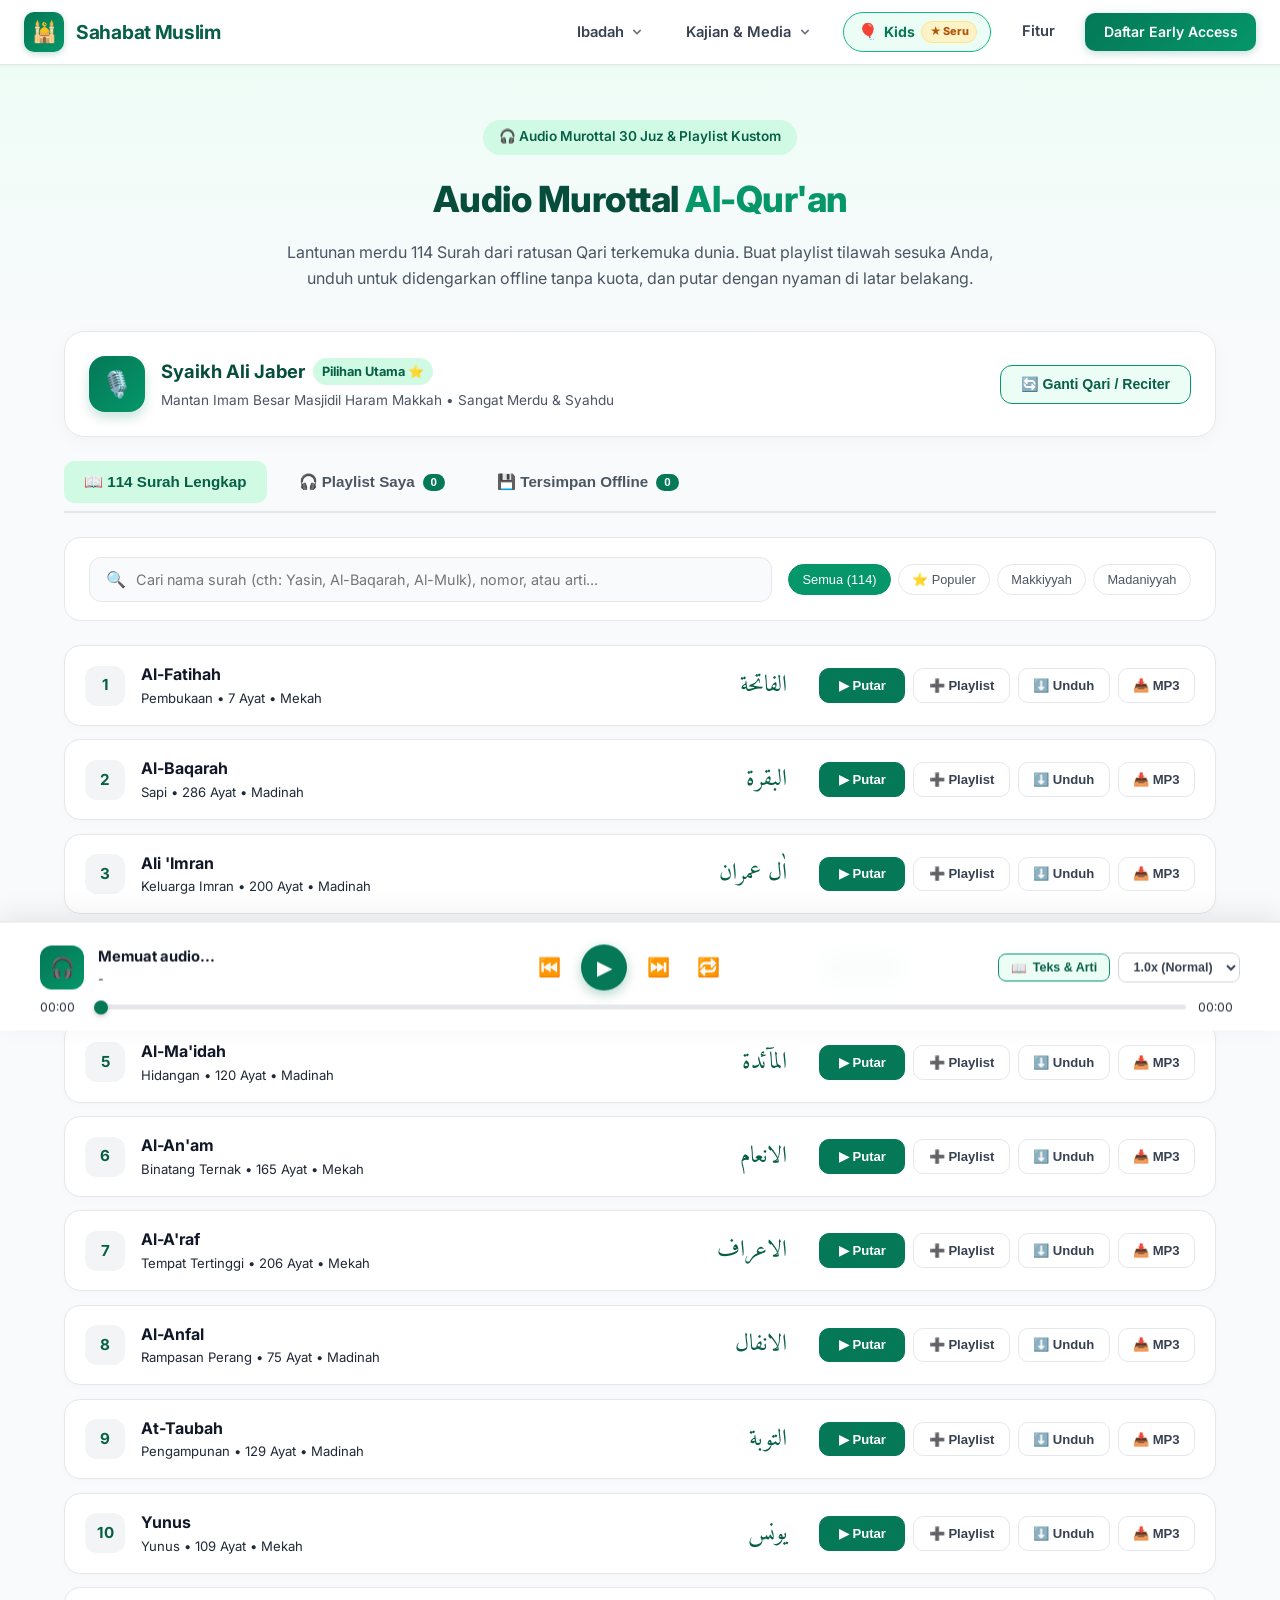
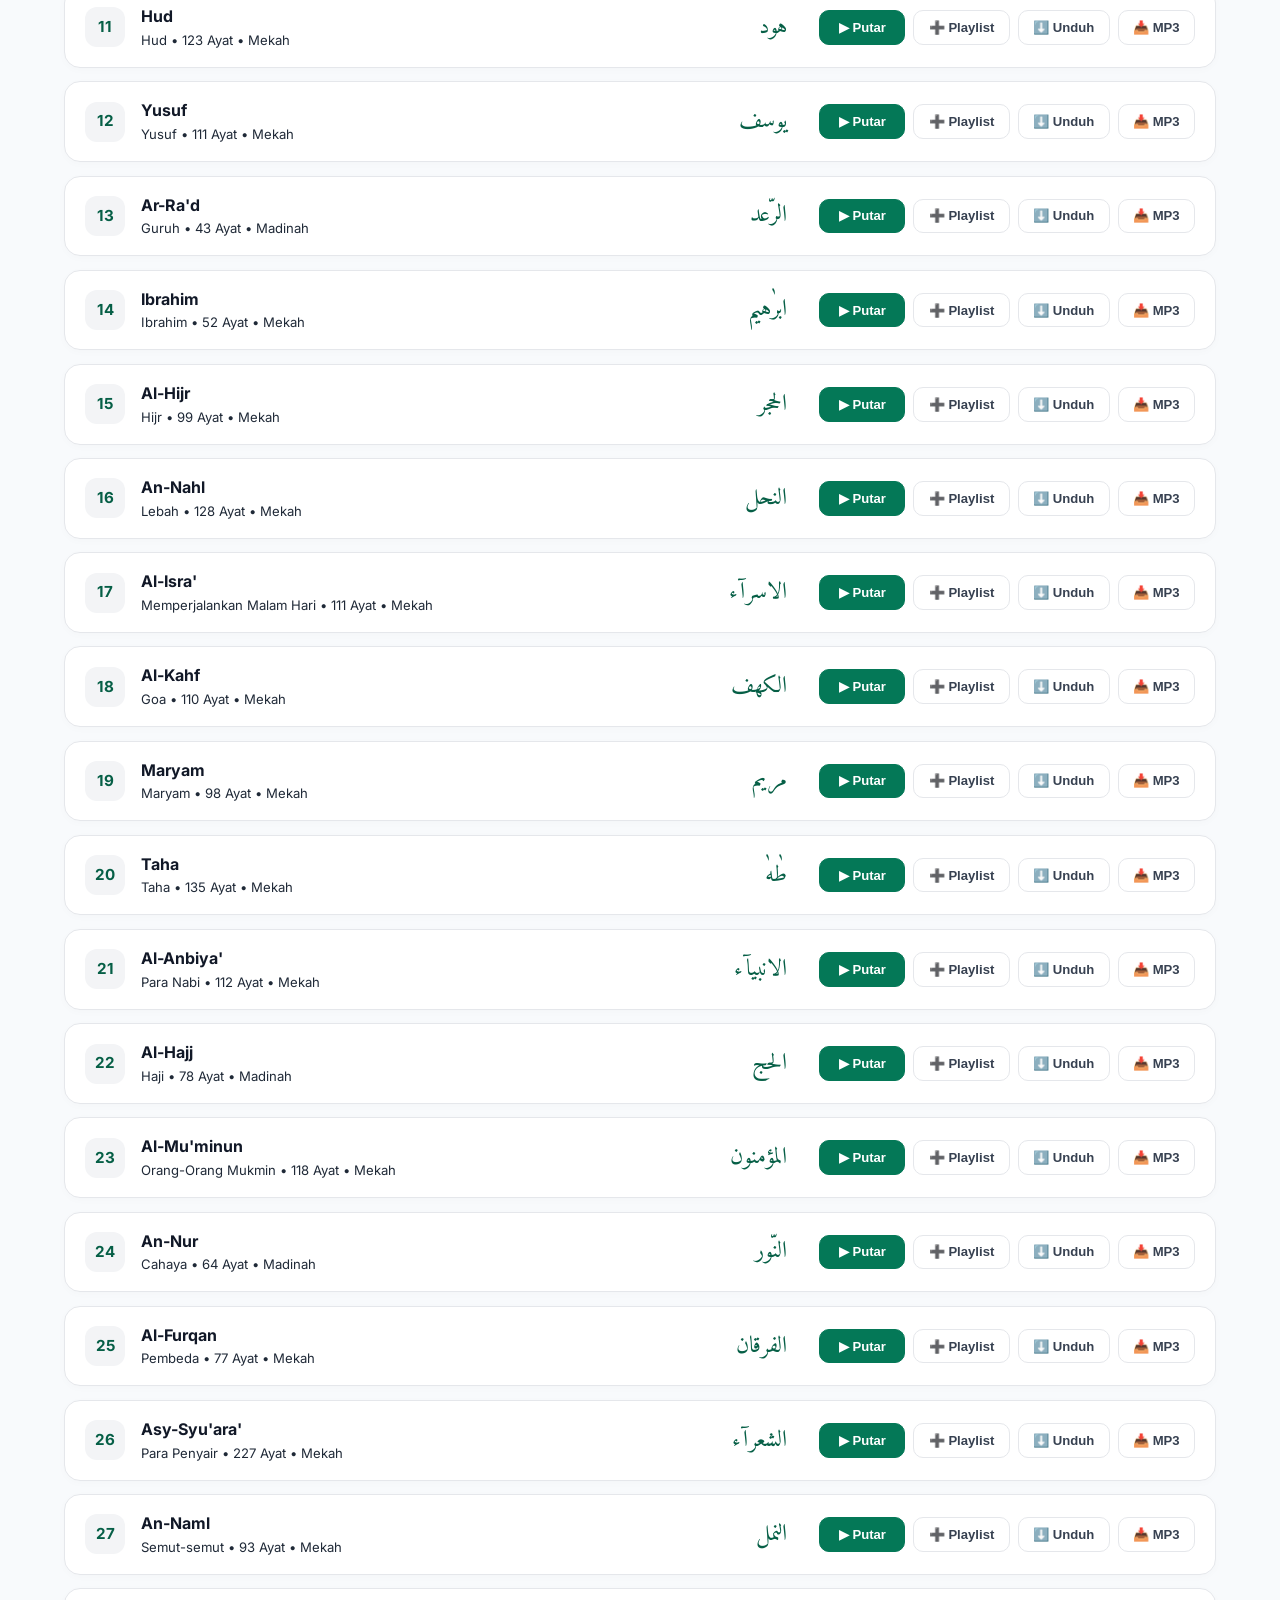
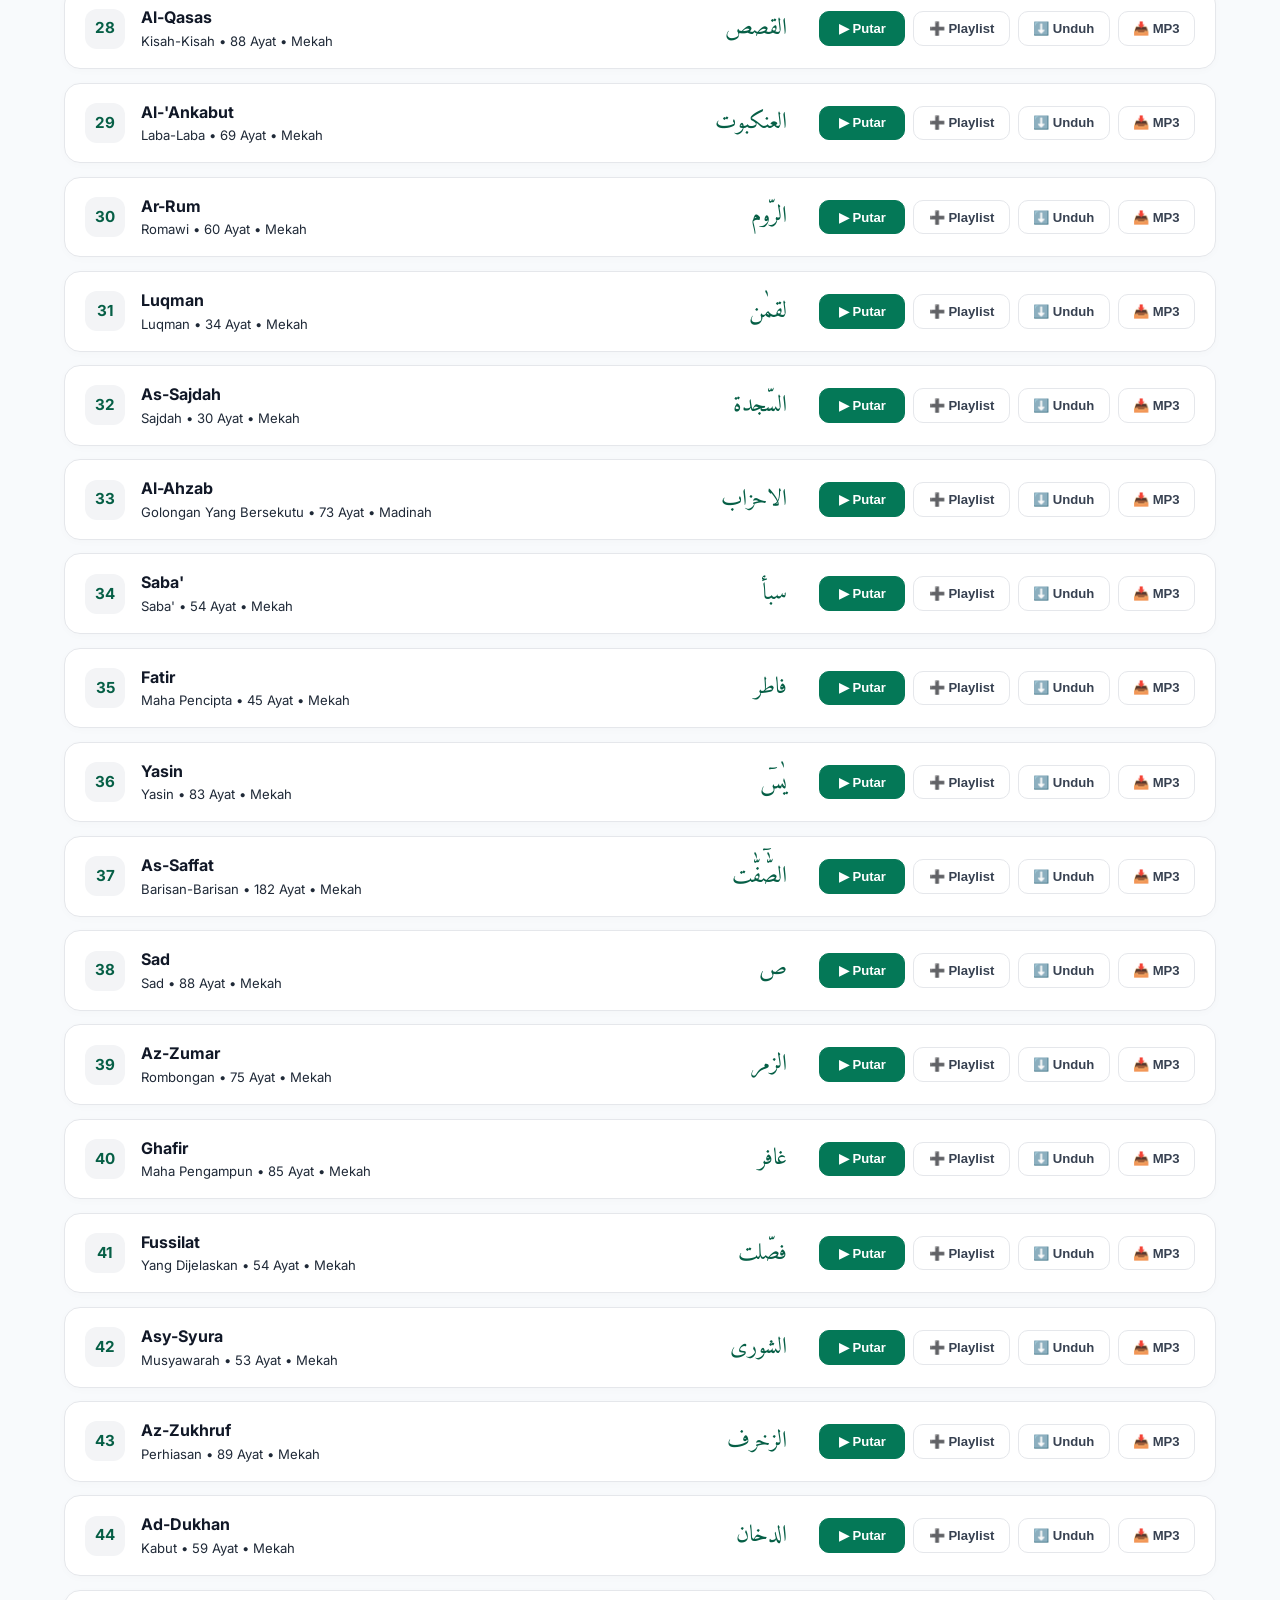
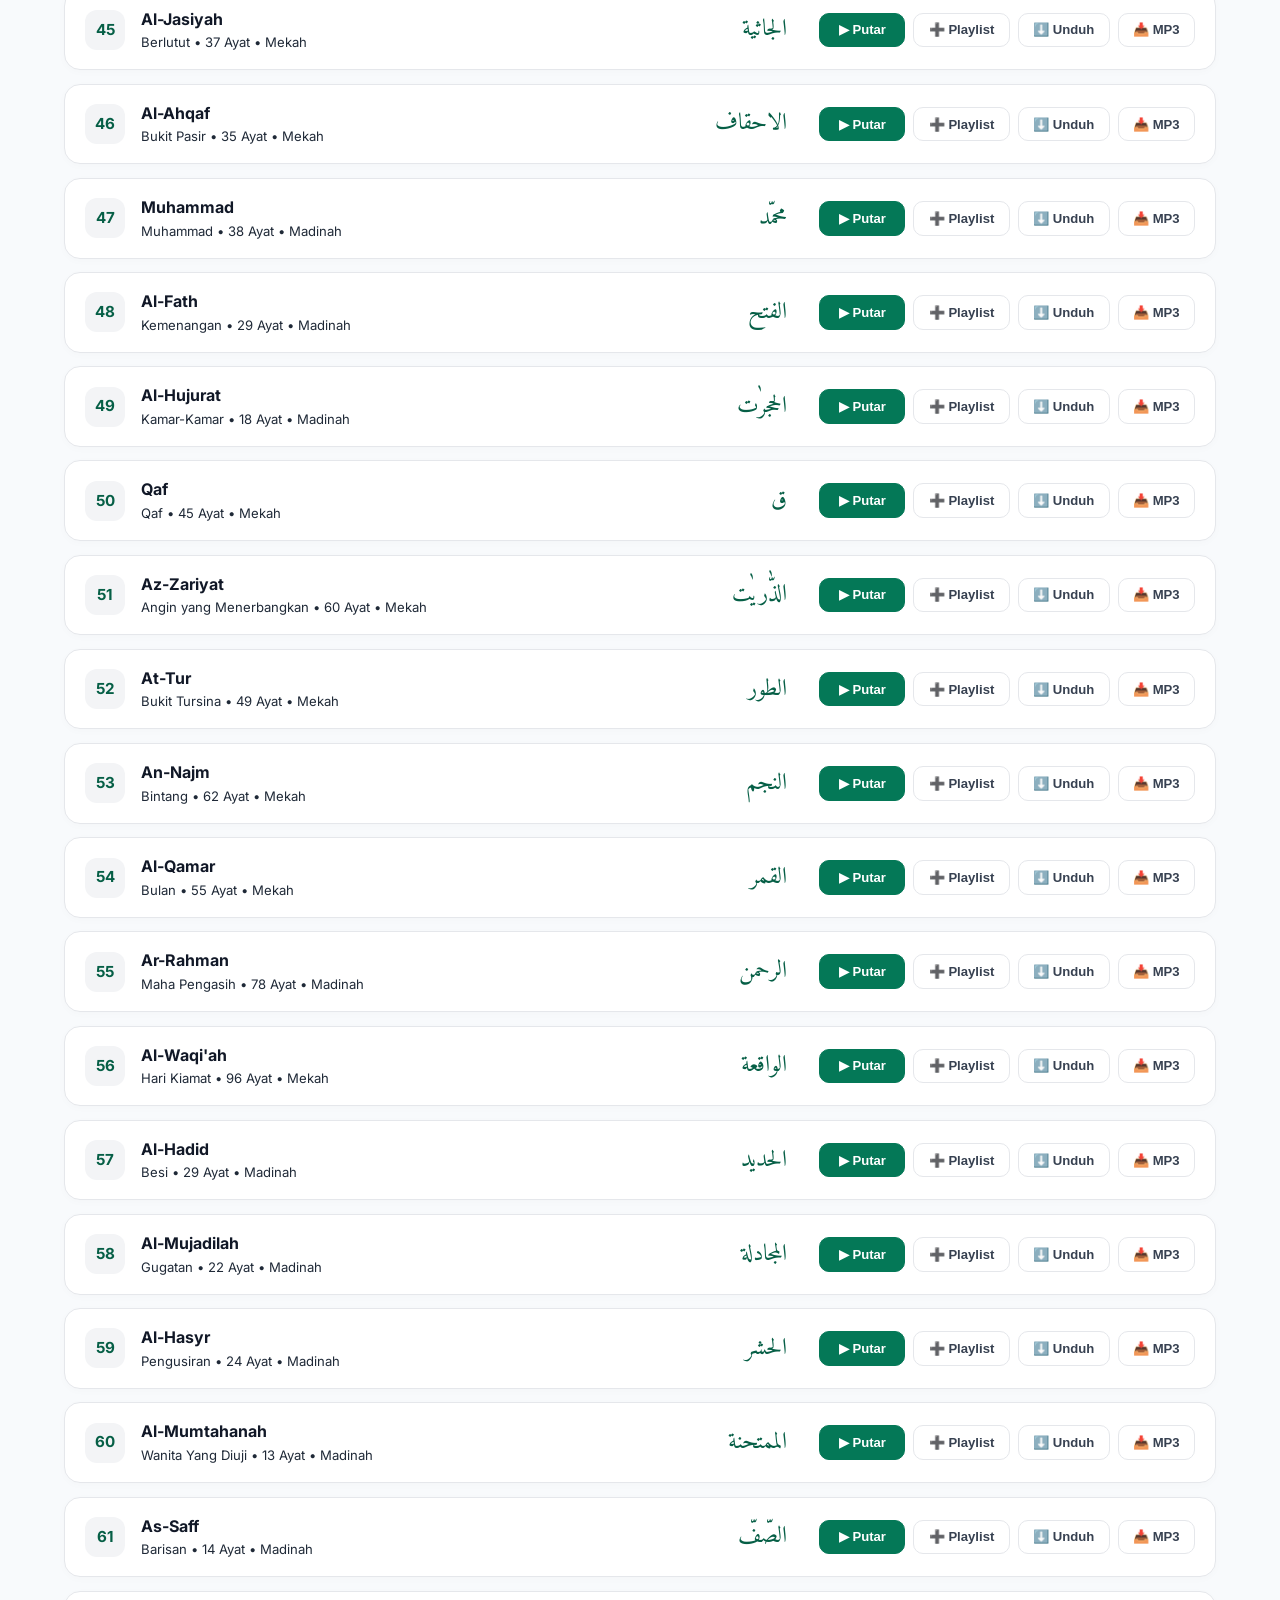
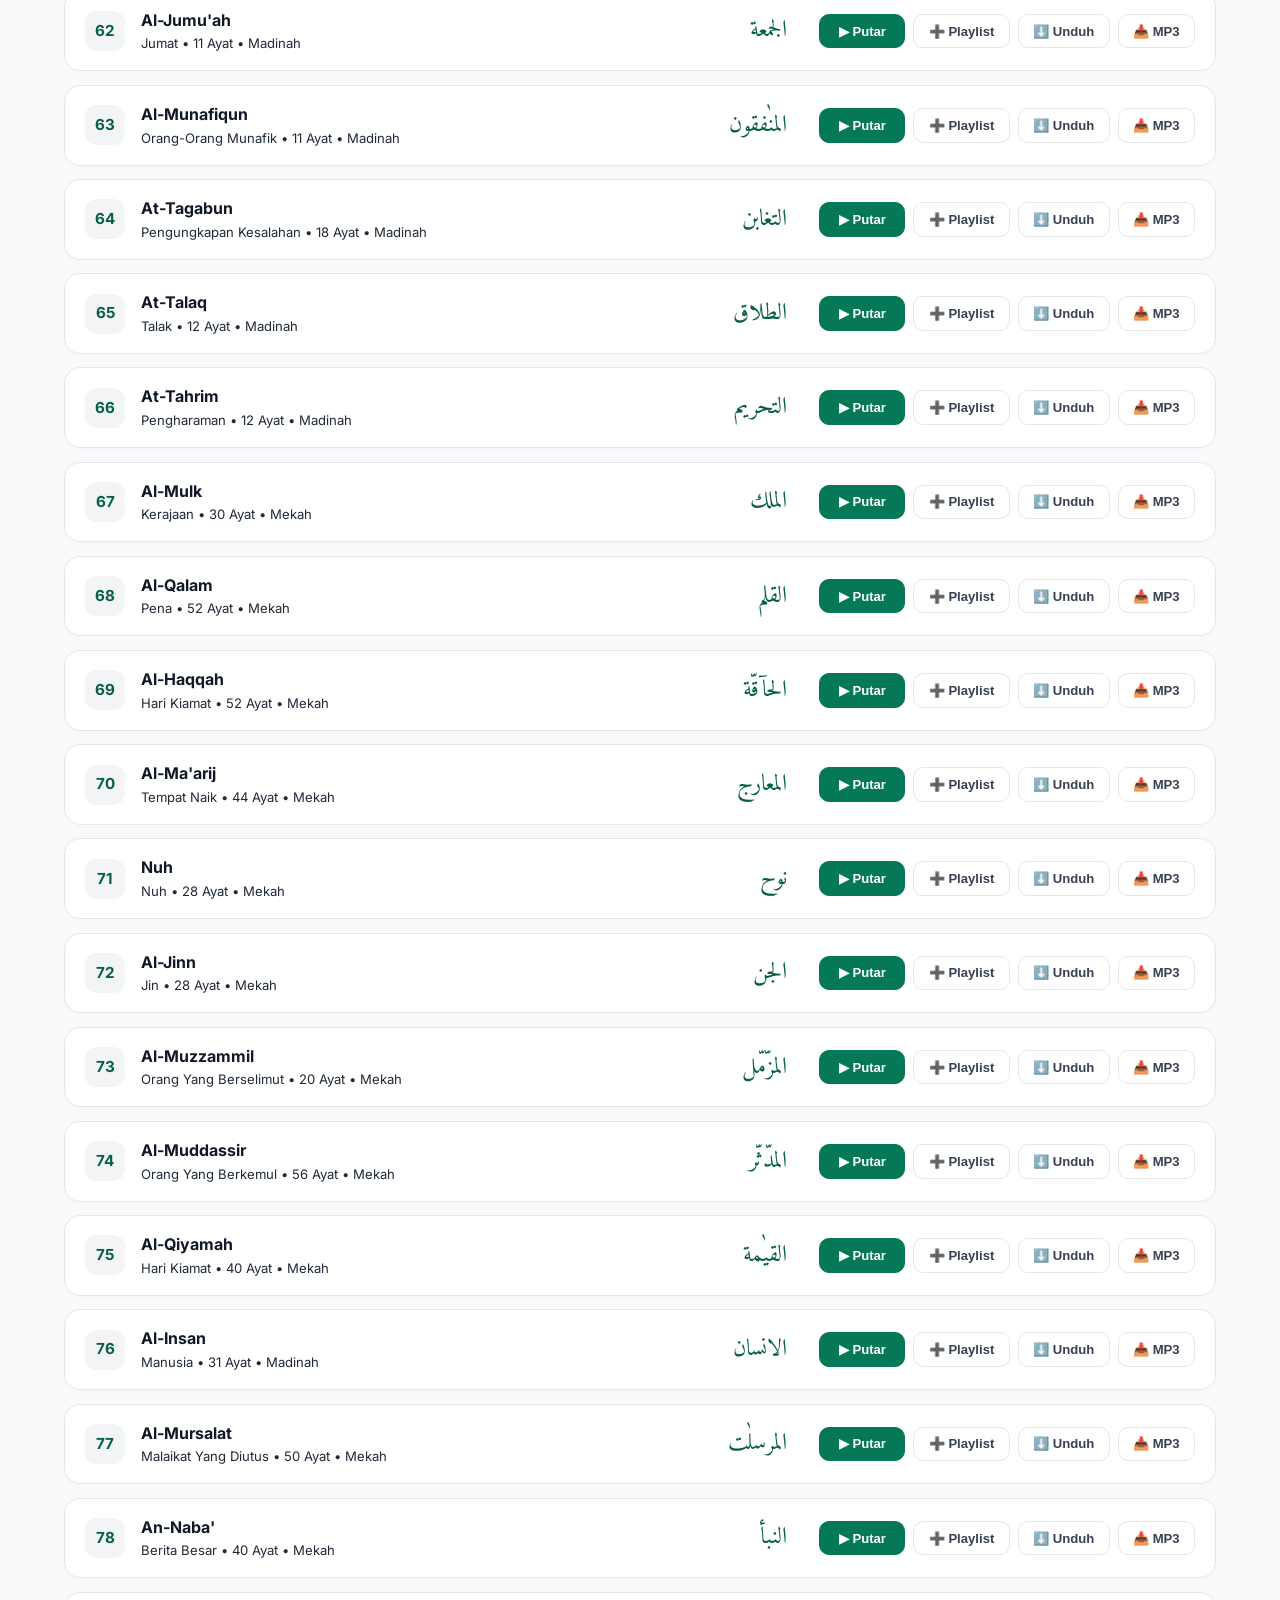
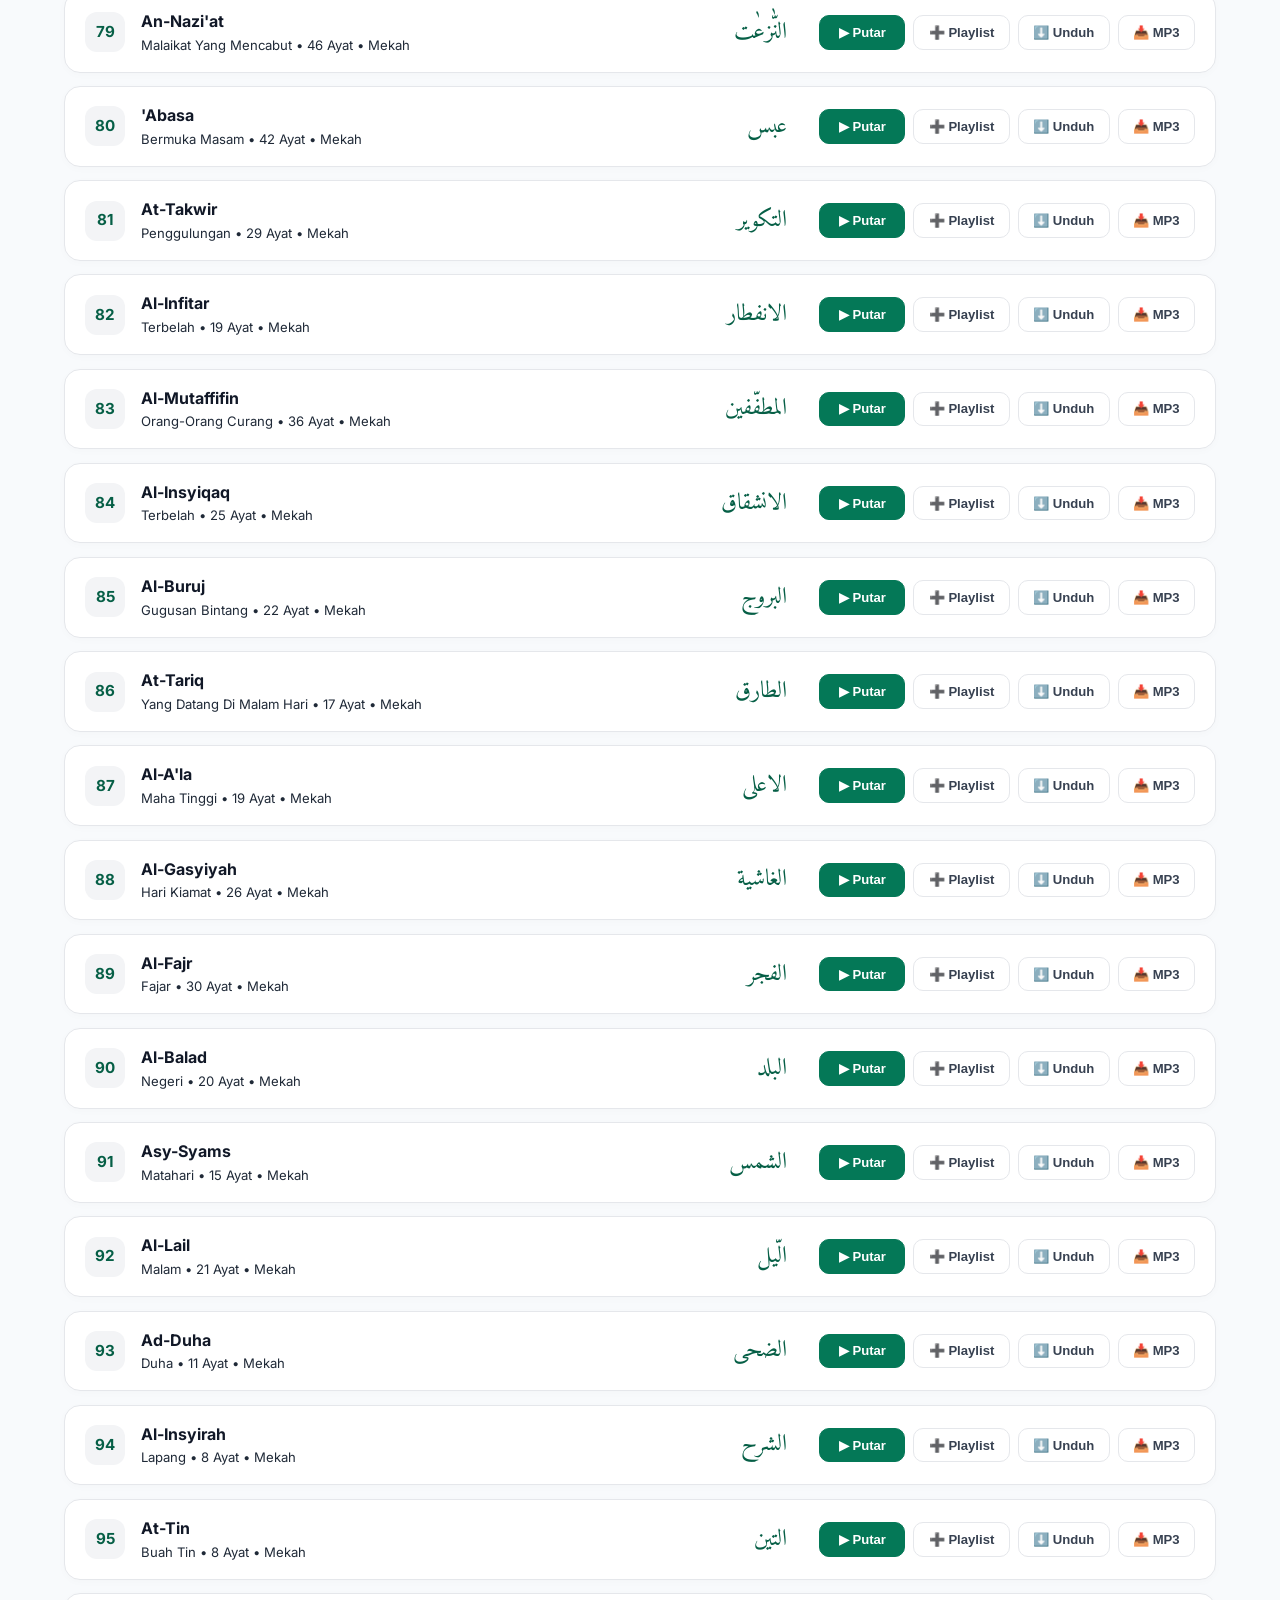
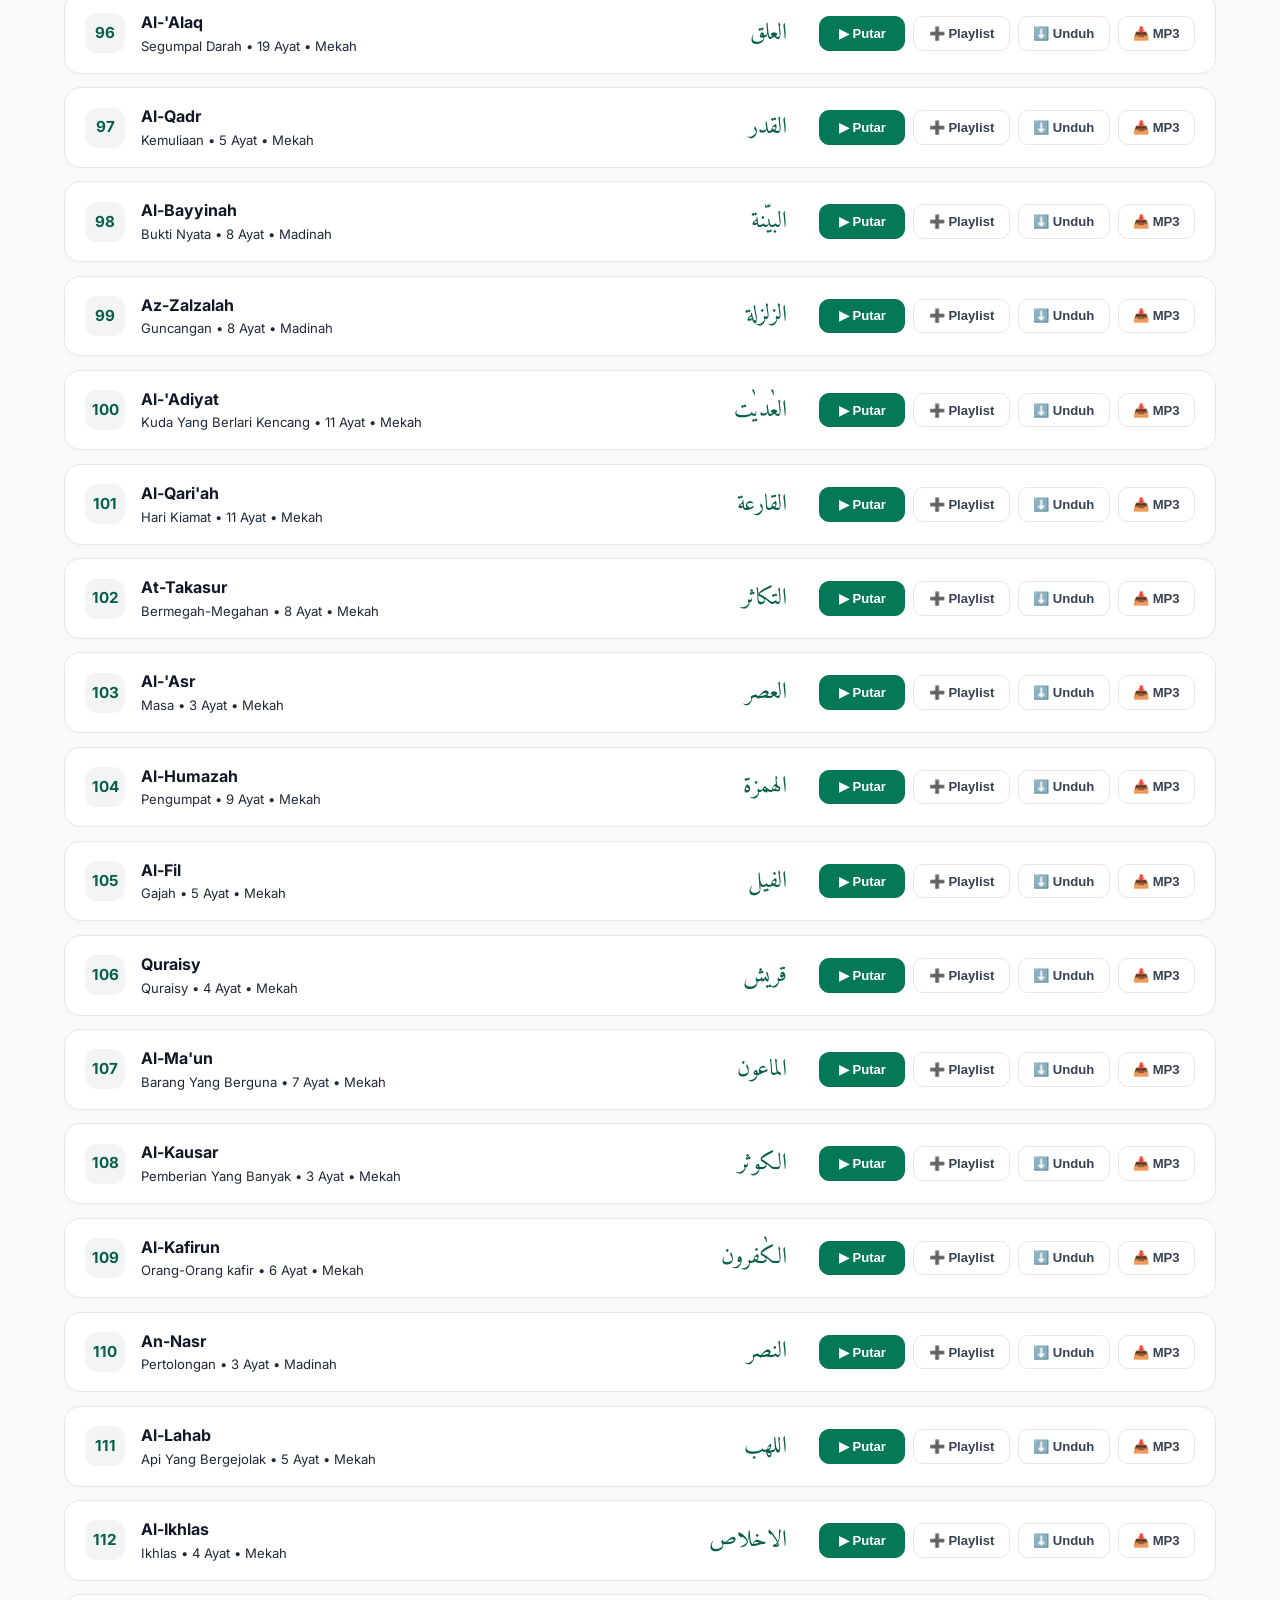
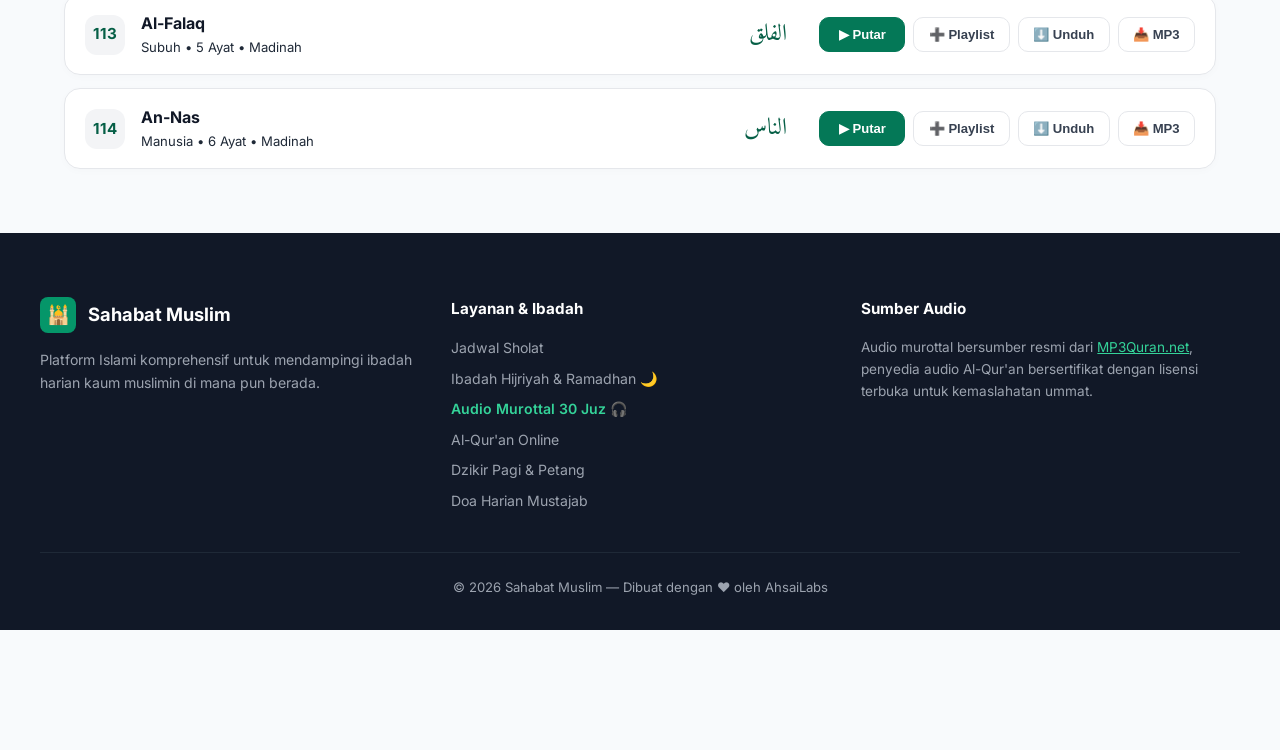
<file: murottal.html>
<!DOCTYPE html>
<html lang="id">
<head>
    <meta charset="UTF-8">
    <meta name="viewport" content="width=device-width, initial-scale=1.0">
    <title>Murottal Al-Qur'an 30 Juz & Playlist Tilawah — Sahabat Muslim</title>
    <meta name="description" content="Dengarkan lantunan audio murottal Al-Qur'an 30 Juz merdu dari ratusan qari ternama dunia termasuk Syaikh Ali Jaber, Misyari Rasyid Al-Afasy, As-Sudais. Lengkap dengan fitur Custom Playlist dan Unduh Offline.">
    <link rel="preconnect" href="https://fonts.googleapis.com">
    <link href="https://fonts.googleapis.com/css2?family=Inter:wght@400;500;600;700&family=Amiri:wght@400;700&display=swap" rel="stylesheet">
    <style>
        :root {
            --green-900: #064e3b;
            --green-800: #065f46;
            --green-700: #047857;
            --green-600: #059669;
            --green-500: #10b981;
            --green-100: #d1fae5;
            --green-50: #ecfdf5;
            --gold-500: #d4a843;
            --gold-400: #e2b960;
            --gold-300: #f0d78a;
            --white: #ffffff;
            --gray-50: #f9fafb;
            --gray-100: #f3f4f6;
            --gray-200: #e5e7eb;
            --gray-300: #d1d5db;
            --gray-400: #9ca3af;
            --gray-600: #4b5563;
            --gray-700: #374151;
            --gray-800: #1f2937;
            --gray-900: #111827;
        }

        * {
            margin: 0;
            padding: 0;
            box-sizing: border-box;
        }

        body {
            font-family: 'Inter', sans-serif;
            color: var(--gray-800);
            background: #f8fafc;
            line-height: 1.6;
            padding-bottom: 120px; /* Space for sticky player */
        }

        /* Navigation */
        nav {
            position: fixed;
            top: 0;
            width: 100%;
            background: rgba(255,255,255,0.96);
            backdrop-filter: blur(10px);
            border-bottom: 1px solid var(--gray-200);
            z-index: 100;
            padding: 1rem 2rem;
        }

        .nav-inner {
            max-width: 1200px;
            margin: 0 auto;
            display: flex;
            justify-content: space-between;
            align-items: center;
        }

        .logo {
            display: flex;
            align-items: center;
            gap: 0.75rem;
            text-decoration: none;
            color: var(--green-800);
        }

        .logo-icon {
            width: 40px;
            height: 40px;
            background: linear-gradient(135deg, var(--green-700), var(--green-600));
            border-radius: 10px;
            display: flex;
            align-items: center;
            justify-content: center;
            color: white;
            font-size: 1.25rem;
        }

        .logo-text {
            font-weight: 700;
            font-size: 1.25rem;
        }

        .nav-links {
            display: flex;
            gap: 1.35rem;
            list-style: none;
            align-items: center;
        }

        .nav-links a {
            text-decoration: none;
            color: var(--gray-600);
            font-weight: 500;
            font-size: 0.9rem;
            transition: color 0.2s;
        }

        .nav-links a:hover,
        .nav-links a.active {
            color: var(--green-700);
            font-weight: 600;
        }

        .mobile-menu-btn {
            display: none;
            background: transparent;
            border: 1px solid var(--gray-200);
            border-radius: 8px;
            width: 40px;
            height: 40px;
            font-size: 1.35rem;
            color: var(--gray-700);
            cursor: pointer;
            align-items: center;
            justify-content: center;
        }

        @media (max-width: 900px) {
            .mobile-menu-btn { display: flex; }
            .nav-links {
                display: none;
                position: absolute;
                top: 100%;
                left: 0;
                right: 0;
                background: white;
                flex-direction: column;
                padding: 1.25rem 2rem;
                border-bottom: 1px solid var(--gray-200);
                gap: 1rem;
                box-shadow: 0 10px 25px rgba(0,0,0,0.05);
            }
            .nav-links.active { display: flex; }
        }

        /* Hero */
        .murottal-hero {
            padding: 7.5rem 2rem 2.5rem;
            background: linear-gradient(180deg, #ecfdf5 0%, #f8fafc 100%);
            text-align: center;
        }

        .murottal-badge {
            display: inline-flex;
            align-items: center;
            gap: 0.5rem;
            background: #d1fae5;
            color: #065f46;
            font-size: 0.85rem;
            font-weight: 600;
            padding: 0.4rem 1rem;
            border-radius: 9999px;
            margin-bottom: 1rem;
        }

        .murottal-hero h1 {
            font-size: 2.25rem;
            font-weight: 800;
            color: var(--green-900);
            margin-bottom: 0.75rem;
            letter-spacing: -0.5px;
        }

        .murottal-hero h1 span {
            color: var(--green-600);
        }

        .murottal-hero p {
            max-width: 720px;
            margin: 0 auto;
            color: var(--gray-600);
            font-size: 1rem;
        }

        /* Main Container */
        .murottal-container {
            max-width: 1200px;
            margin: 0 auto;
            padding: 0 1.5rem;
        }

        /* Reciter Selector Card */
        .reciter-card {
            background: white;
            border-radius: 20px;
            border: 1px solid var(--gray-200);
            padding: 1.5rem;
            margin-bottom: 1.5rem;
            box-shadow: 0 4px 20px rgba(0,0,0,0.03);
            display: flex;
            align-items: center;
            justify-content: space-between;
            flex-wrap: wrap;
            gap: 1.25rem;
        }

        .reciter-info-wrap {
            display: flex;
            align-items: center;
            gap: 1rem;
        }

        .reciter-avatar {
            width: 56px;
            height: 56px;
            background: linear-gradient(135deg, var(--green-700), var(--green-600));
            color: white;
            border-radius: 16px;
            display: flex;
            align-items: center;
            justify-content: center;
            font-size: 1.6rem;
            font-weight: bold;
            flex-shrink: 0;
            box-shadow: 0 6px 12px rgba(4, 120, 87, 0.2);
        }

        .reciter-meta h2 {
            font-size: 1.15rem;
            color: var(--green-900);
            font-weight: 700;
            margin-bottom: 0.2rem;
            display: flex;
            align-items: center;
            gap: 0.5rem;
        }

        .reciter-meta p {
            font-size: 0.85rem;
            color: var(--gray-600);
        }

        .reciter-action-btns {
            display: flex;
            gap: 0.75rem;
            align-items: center;
            flex-wrap: wrap;
        }

        .btn-change-reciter {
            display: inline-flex;
            align-items: center;
            gap: 0.45rem;
            padding: 0.65rem 1.25rem;
            border-radius: 12px;
            border: 1.5px solid var(--green-600);
            background: var(--green-50);
            color: var(--green-800);
            font-weight: 600;
            font-size: 0.88rem;
            cursor: pointer;
            transition: all 0.2s;
        }

        .btn-change-reciter:hover {
            background: var(--green-100);
        }

        /* Tabs Nav */
        .murottal-tabs {
            display: flex;
            gap: 0.75rem;
            margin-bottom: 1.5rem;
            border-bottom: 2px solid var(--gray-200);
            padding-bottom: 0.5rem;
            overflow-x: auto;
        }

        .tab-btn {
            background: transparent;
            border: none;
            padding: 0.75rem 1.25rem;
            font-size: 0.95rem;
            font-weight: 600;
            color: var(--gray-600);
            cursor: pointer;
            border-radius: 10px;
            transition: all 0.2s;
            display: inline-flex;
            align-items: center;
            gap: 0.5rem;
            white-space: nowrap;
        }

        .tab-btn:hover {
            color: var(--green-800);
            background: var(--gray-100);
        }

        .tab-btn.active {
            color: var(--green-800);
            background: #d1fae5;
            position: relative;
        }

        .tab-count-badge {
            background: var(--green-700);
            color: white;
            font-size: 0.72rem;
            font-weight: 700;
            padding: 0.15rem 0.5rem;
            border-radius: 9999px;
        }

        /* Search & Filter Bar */
        .filter-card {
            background: white;
            border-radius: 16px;
            border: 1px solid var(--gray-200);
            padding: 1.15rem 1.5rem;
            margin-bottom: 1.5rem;
            display: flex;
            align-items: center;
            justify-content: space-between;
            gap: 1rem;
            flex-wrap: wrap;
        }

        .search-input-box {
            display: flex;
            align-items: center;
            gap: 0.65rem;
            background: var(--gray-50);
            border: 1.5px solid var(--gray-200);
            border-radius: 12px;
            padding: 0.55rem 1rem;
            flex: 1;
            min-width: 250px;
        }

        .search-input-box input {
            border: none;
            background: transparent;
            outline: none;
            font-size: 0.9rem;
            width: 100%;
            font-family: inherit;
        }

        .filter-pills {
            display: flex;
            gap: 0.4rem;
            flex-wrap: wrap;
        }

        .pill-btn {
            padding: 0.45rem 0.85rem;
            border-radius: 9999px;
            border: 1px solid var(--gray-200);
            background: white;
            color: var(--gray-600);
            font-size: 0.8rem;
            font-weight: 500;
            cursor: pointer;
            transition: all 0.2s;
        }

        .pill-btn:hover, .pill-btn.active {
            background: var(--green-600);
            color: white;
            border-color: var(--green-600);
        }

        /* Surah List & Grid */
        .surah-list-wrap {
            display: flex;
            flex-direction: column;
            gap: 0.85rem;
        }

        .surah-row {
            background: white;
            border-radius: 16px;
            border: 1px solid var(--gray-200);
            padding: 1rem 1.25rem;
            display: flex;
            align-items: center;
            justify-content: space-between;
            gap: 1rem;
            transition: all 0.2s;
            box-shadow: 0 2px 8px rgba(0,0,0,0.02);
        }

        .surah-row:hover {
            border-color: var(--green-500);
            box-shadow: 0 4px 16px rgba(0,0,0,0.06);
            transform: translateY(-1px);
        }

        .surah-row.playing {
            border-color: var(--green-600);
            background: #f0fdf4;
            box-shadow: 0 0 0 2px rgba(5, 150, 105, 0.2);
        }

        .surah-info-left {
            display: flex;
            align-items: center;
            gap: 1rem;
            flex: 1;
            min-width: 0;
        }

        .surah-num-badge {
            width: 40px;
            height: 40px;
            background: var(--gray-100);
            color: var(--green-800);
            border-radius: 12px;
            display: flex;
            align-items: center;
            justify-content: center;
            font-size: 0.95rem;
            font-weight: 700;
            flex-shrink: 0;
        }

        .surah-row.playing .surah-num-badge {
            background: var(--green-600);
            color: white;
        }

        .surah-text-meta {
            min-width: 0;
        }

        .surah-title-latin {
            font-size: 1rem;
            font-weight: 700;
            color: var(--gray-900);
            display: flex;
            align-items: center;
            gap: 0.5rem;
            flex-wrap: wrap;
        }

        .badge-offline-saved {
            display: inline-flex;
            align-items: center;
            gap: 0.25rem;
            background: #e0f2fe;
            color: #0369a1;
            font-size: 0.7rem;
            font-weight: 600;
            padding: 0.15rem 0.45rem;
            border-radius: 6px;
        }

        .badge-reciter-tag {
            display: inline-flex;
            align-items: center;
            gap: 0.25rem;
            background: #fef3c7;
            color: #92400e;
            font-size: 0.72rem;
            font-weight: 600;
            padding: 0.15rem 0.5rem;
            border-radius: 6px;
        }

        .surah-subtitle {
            font-size: 0.82rem;
            color: var(--gray-500);
        }

        .surah-arabic-title {
            font-family: 'Amiri', serif;
            font-size: 1.45rem;
            color: var(--green-800);
            margin-right: 1rem;
            flex-shrink: 0;
        }

        .surah-actions {
            display: flex;
            align-items: center;
            gap: 0.5rem;
            flex-shrink: 0;
        }

        .btn-action-icon {
            display: inline-flex;
            align-items: center;
            justify-content: center;
            gap: 0.35rem;
            padding: 0.55rem 0.9rem;
            border-radius: 10px;
            border: 1px solid var(--gray-200);
            background: white;
            color: var(--gray-700);
            font-size: 0.82rem;
            font-weight: 600;
            cursor: pointer;
            transition: all 0.15s;
        }

        .btn-action-icon:hover {
            background: var(--gray-100);
            border-color: var(--gray-300);
            color: var(--gray-900);
        }

        .btn-play-primary {
            background: var(--green-700);
            color: white;
            border-color: var(--green-700);
            padding: 0.55rem 1.15rem;
        }

        .btn-play-primary:hover {
            background: var(--green-800);
            border-color: var(--green-800);
            color: white;
        }

        .btn-play-primary.playing {
            background: #dc2626;
            border-color: #dc2626;
        }

        .btn-action-icon.downloading {
            background: #fef3c7;
            color: #b45309;
            border-color: #fde68a;
            pointer-events: none;
        }

        /* Sticky Bottom Audio Player */
        .sticky-player-bar {
            position: fixed;
            bottom: 0;
            left: 0;
            right: 0;
            background: rgba(255, 255, 255, 0.98);
            backdrop-filter: blur(12px);
            border-top: 1.5px solid var(--gray-200);
            padding: 0.85rem 1.5rem;
            box-shadow: 0 -8px 25px rgba(0,0,0,0.08);
            z-index: 99;
            transition: transform 0.3s cubic-bezier(0.16, 1, 0.3, 1);
        }

        .sticky-player-bar.hidden {
            transform: translateY(120%);
        }

        /* Expandable Verse & Translation Drawer (Bagian Atas Dialog Player) */
        .player-verse-drawer {
            max-height: 0;
            overflow: hidden;
            transition: max-height 0.35s cubic-bezier(0.16, 1, 0.3, 1), opacity 0.25s ease, margin-bottom 0.25s ease;
            opacity: 0;
            margin-bottom: 0;
            border-bottom: 1.5px solid var(--gray-200);
            background: #ffffff;
            border-radius: 16px 16px 0 0;
        }

        .player-verse-drawer.open {
            max-height: 52vh;
            opacity: 1;
            margin-bottom: 0.85rem;
            padding-bottom: 0.5rem;
        }

        .verse-drawer-header {
            display: flex;
            align-items: center;
            justify-content: space-between;
            padding: 0.6rem 0.75rem;
            border-bottom: 1px solid var(--gray-100);
            background: var(--gray-50);
            border-radius: 12px;
            margin-bottom: 0.6rem;
            flex-wrap: wrap;
            gap: 0.5rem;
        }

        .verse-drawer-title-group {
            display: flex;
            align-items: center;
            gap: 0.5rem;
            flex-wrap: wrap;
        }

        .verse-drawer-badge {
            font-size: 0.72rem;
            font-weight: 700;
            padding: 2px 7px;
            border-radius: 9999px;
            background: #d1fae5;
            color: #047857;
        }

        .verse-drawer-indicator {
            font-size: 0.78rem;
            color: var(--gray-500);
            font-weight: 600;
        }

        .verse-drawer-tools {
            display: flex;
            align-items: center;
            gap: 0.35rem;
            flex-wrap: wrap;
        }

        .verse-tool-btn {
            background: white;
            border: 1px solid var(--gray-200);
            border-radius: 8px;
            padding: 3px 8px;
            font-size: 0.76rem;
            font-weight: 600;
            color: var(--gray-700);
            cursor: pointer;
            transition: all 0.15s;
        }

        .verse-tool-btn:hover {
            background: var(--gray-100);
            border-color: var(--gray-300);
        }

        .verse-tool-btn.active {
            background: var(--green-100);
            border-color: var(--green-600);
            color: var(--green-900);
        }

        .verse-drawer-close-btn {
            background: var(--gray-200);
            border: none;
            border-radius: 50%;
            width: 24px;
            height: 24px;
            display: flex;
            align-items: center;
            justify-content: center;
            cursor: pointer;
            font-size: 0.85rem;
            color: var(--gray-700);
            transition: background 0.2s;
            margin-left: 0.25rem;
        }

        .verse-drawer-close-btn:hover {
            background: var(--gray-300);
            color: var(--gray-900);
        }

        .verse-drawer-body {
            max-height: 40vh;
            overflow-y: auto;
            padding: 0.25rem 0.5rem;
            display: flex;
            flex-direction: column;
            gap: 0.65rem;
            scroll-behavior: smooth;
            -webkit-overflow-scrolling: touch;
        }

        .verse-card-item {
            border: 1.5px solid var(--gray-200);
            border-radius: 14px;
            padding: 0.85rem 1rem;
            background: #ffffff;
            transition: all 0.25s ease;
            cursor: pointer;
            position: relative;
        }

        .verse-card-item:hover {
            border-color: var(--green-500);
            background: #f8fbf9;
        }

        /* Active Playing Verse Highlight! */
        .verse-card-item.active-playing-verse {
            border-color: #059669;
            background: linear-gradient(135deg, #ecfdf5 0%, #f0fdf4 100%);
            box-shadow: 0 4px 15px rgba(5, 150, 105, 0.18);
            transform: scale(1.01);
        }

        .verse-card-header {
            display: flex;
            align-items: center;
            justify-content: space-between;
            margin-bottom: 0.4rem;
        }

        .verse-num-badge {
            font-size: 0.72rem;
            font-weight: 700;
            background: var(--gray-100);
            color: var(--gray-700);
            padding: 1px 6px;
            border-radius: 6px;
        }

        .active-playing-verse .verse-num-badge {
            background: #047857;
            color: white;
        }

        .verse-active-indicator {
            font-size: 0.72rem;
            font-weight: 700;
            color: #047857;
            display: none;
            align-items: center;
            gap: 0.3rem;
            animation: pulseFade 1.5s infinite;
        }

        .active-playing-verse .verse-active-indicator {
            display: inline-flex;
        }

        @keyframes pulseFade {
            0% { opacity: 0.7; }
            50% { opacity: 1; }
            100% { opacity: 0.7; }
        }

        .verse-arabic-text {
            font-family: 'Amiri', serif;
            font-size: 1.6rem;
            line-height: 2.1;
            text-align: right;
            direction: rtl;
            color: var(--green-950, #022c22);
            margin-bottom: 0.4rem;
        }

        .active-playing-verse .verse-arabic-text {
            color: #064e3b;
            font-weight: 700;
        }

        .verse-latin-text {
            font-size: 0.85rem;
            color: #047857;
            font-style: italic;
            margin-bottom: 0.3rem;
            line-height: 1.5;
        }

        .verse-trans-text {
            font-size: 0.85rem;
            color: var(--gray-600);
            line-height: 1.5;
        }

        .active-playing-verse .verse-trans-text {
            color: #1f2937;
            font-weight: 500;
        }

        .btn-toggle-verse-drawer {
            display: inline-flex;
            align-items: center;
            gap: 0.35rem;
            padding: 0.35rem 0.75rem;
            border-radius: 8px;
            border: 1.5px solid var(--green-600);
            background: var(--green-50);
            color: var(--green-800);
            font-size: 0.78rem;
            font-weight: 700;
            cursor: pointer;
            transition: all 0.2s;
        }

        .btn-toggle-verse-drawer:hover,
        .btn-toggle-verse-drawer.active {
            background: var(--green-600);
            color: white;
        }

        @media (max-width: 640px) {
            .hide-mobile { display: none; }
            .player-verse-drawer.open {
                max-height: 58vh;
            }
            .verse-drawer-body {
                max-height: 46vh;
            }
        }

        /* Mode 1 Ayat (Single Verse Focus Mode) */
        .verse-mode-toggle-group {
            display: inline-flex;
            background: var(--gray-200);
            border-radius: 9999px;
            padding: 2px;
            gap: 2px;
            margin-right: 0.2rem;
        }

        .verse-mode-btn {
            border: none;
            background: transparent;
            border-radius: 9999px;
            padding: 3px 9px;
            font-size: 0.74rem;
            font-weight: 700;
            color: var(--gray-600);
            cursor: pointer;
            transition: all 0.18s;
            display: inline-flex;
            align-items: center;
            gap: 0.25rem;
        }

        .verse-mode-btn:hover {
            color: var(--gray-900);
        }

        .verse-mode-btn.active {
            background: white;
            color: var(--green-800);
            box-shadow: 0 1px 3px rgba(0, 0, 0, 0.12);
        }

        .verse-single-wrap {
            display: flex;
            flex-direction: column;
            align-items: center;
            justify-content: center;
            padding: 0.75rem 0.5rem 1rem;
            width: 100%;
            animation: fadeInVerse 0.25s ease;
        }

        @keyframes fadeInVerse {
            from { opacity: 0; transform: translateY(4px); }
            to { opacity: 1; transform: translateY(0); }
        }

        .verse-single-card {
            width: 100%;
            max-width: 840px;
            padding: 1.25rem 1.5rem !important;
            border-radius: 18px !important;
            box-shadow: 0 4px 20px rgba(5, 150, 105, 0.15) !important;
        }

        @media (max-width: 640px) {
            .verse-single-card {
                padding: 1rem 0.85rem !important;
            }
        }

        .verse-single-nav {
            display: flex;
            align-items: center;
            justify-content: space-between;
            width: 100%;
            max-width: 840px;
            margin-top: 0.75rem;
            gap: 0.4rem;
            flex-wrap: nowrap !important;
        }

        .verse-single-nav-btn {
            display: inline-flex;
            align-items: center;
            justify-content: center;
            gap: 0.3rem;
            padding: 0.42rem 0.75rem;
            background: white;
            border: 1.5px solid var(--gray-300);
            border-radius: 10px;
            font-size: 0.8rem;
            font-weight: 600;
            color: var(--gray-700);
            cursor: pointer;
            transition: all 0.2s;
            white-space: nowrap;
            flex: 1 1 0;
            min-width: 0;
        }

        .verse-single-nav-btn:hover:not(:disabled) {
            background: var(--green-50);
            border-color: var(--green-600);
            color: var(--green-800);
        }

        .verse-single-nav-btn:disabled {
            opacity: 0.35;
            cursor: not-allowed;
            background: var(--gray-100);
            border-color: var(--gray-200);
        }

        .verse-single-nav-pos {
            font-size: 0.82rem;
            font-weight: 700;
            color: var(--gray-700);
            background: var(--gray-100);
            padding: 0.35rem 0.65rem;
            border-radius: 8px;
            white-space: nowrap;
            flex-shrink: 0;
            text-align: center;
        }

        .verse-single-nav .nav-btn-word-ayat {
            display: none;
        }

        @media (min-width: 580px) {
            .verse-single-nav .nav-btn-word-ayat {
                display: inline;
            }
        }

        @media (max-width: 400px) {
            .verse-single-wrap {
                padding: 0.5rem 0.15rem 0.75rem;
            }
            .verse-single-nav {
                gap: 0.3rem;
            }
            .verse-single-nav-btn {
                padding: 0.38rem 0.45rem;
                font-size: 0.75rem;
                gap: 0.2rem;
            }
            .verse-single-nav-pos {
                padding: 0.32rem 0.45rem;
                font-size: 0.75rem;
            }
        }

        @media (max-width: 330px) {
            .verse-single-nav .nav-btn-text {
                display: none;
            }
            .verse-single-nav-btn {
                padding: 0.38rem 0.6rem;
                font-size: 0.85rem;
            }
        }

        .player-inner {
            max-width: 1200px;
            margin: 0 auto;
            display: flex;
            flex-direction: column;
            gap: 0.45rem;
        }

        .player-row-main {
            display: flex;
            align-items: center;
            justify-content: space-between;
            gap: 1rem;
        }

        .now-playing-info {
            display: flex;
            align-items: center;
            gap: 0.85rem;
            min-width: 220px;
            max-width: 320px;
        }

        .now-playing-icon {
            width: 44px;
            height: 44px;
            background: linear-gradient(135deg, var(--green-700), var(--green-600));
            color: white;
            border-radius: 12px;
            display: flex;
            align-items: center;
            justify-content: center;
            font-size: 1.25rem;
            flex-shrink: 0;
        }

        .now-playing-meta {
            min-width: 0;
        }

        .now-playing-title {
            font-size: 0.92rem;
            font-weight: 700;
            color: var(--gray-900);
            white-space: nowrap;
            overflow: hidden;
            text-overflow: ellipsis;
        }

        .now-playing-reciter {
            font-size: 0.78rem;
            color: var(--gray-500);
            white-space: nowrap;
            overflow: hidden;
            text-overflow: ellipsis;
        }

        .player-center-controls {
            display: flex;
            align-items: center;
            gap: 0.85rem;
        }

        .ctrl-btn {
            background: transparent;
            border: none;
            cursor: pointer;
            font-size: 1.15rem;
            color: var(--gray-700);
            padding: 0.4rem;
            border-radius: 8px;
            transition: all 0.15s;
            display: flex;
            align-items: center;
            justify-content: center;
        }

        .ctrl-btn:hover {
            color: var(--green-700);
            background: var(--gray-100);
        }

        .ctrl-btn-play {
            width: 46px;
            height: 46px;
            background: var(--green-700);
            color: white;
            border-radius: 50%;
            font-size: 1.25rem;
            box-shadow: 0 4px 12px rgba(4, 120, 87, 0.3);
        }

        .ctrl-btn-play:hover {
            background: var(--green-800);
            color: white;
            transform: scale(1.04);
        }

        .ctrl-btn.active {
            color: var(--green-700);
            background: #d1fae5;
        }

        .player-right-controls {
            display: flex;
            align-items: center;
            gap: 0.75rem;
        }

        .speed-select {
            padding: 0.35rem 0.65rem;
            border-radius: 8px;
            border: 1px solid var(--gray-300);
            font-size: 0.78rem;
            font-weight: 600;
            background: white;
            color: var(--gray-700);
            cursor: pointer;
        }

        .player-timeline-row {
            display: flex;
            align-items: center;
            gap: 0.75rem;
        }

        .time-label {
            font-size: 0.75rem;
            color: var(--gray-500);
            font-variant-numeric: tabular-nums;
            min-width: 42px;
        }

        .timeline-slider {
            flex: 1;
            height: 5px;
            -webkit-appearance: none;
            appearance: none;
            background: var(--gray-200);
            border-radius: 9999px;
            outline: none;
            cursor: pointer;
        }

        .timeline-slider::-webkit-slider-thumb {
            -webkit-appearance: none;
            appearance: none;
            width: 14px;
            height: 14px;
            border-radius: 50%;
            background: var(--green-700);
            cursor: pointer;
            box-shadow: 0 2px 5px rgba(0,0,0,0.2);
            transition: transform 0.1s;
        }

        .timeline-slider::-webkit-slider-thumb:hover {
            transform: scale(1.2);
        }

        /* Modals */
        .modal-overlay {
            display: none;
            position: fixed;
            top: 0;
            left: 0;
            right: 0;
            bottom: 0;
            background: rgba(0,0,0,0.5);
            backdrop-filter: blur(4px);
            z-index: 1000;
            align-items: center;
            justify-content: center;
            padding: 1.5rem;
        }

        .modal-overlay.active {
            display: flex;
        }

        .modal-box {
            background: white;
            border-radius: 20px;
            max-width: 580px;
            width: 100%;
            padding: 2rem;
            box-shadow: 0 20px 45px rgba(0,0,0,0.2);
            position: relative;
            max-height: 85vh;
            overflow-y: auto;
        }

        .modal-close-btn {
            position: absolute;
            top: 1.25rem;
            right: 1.25rem;
            background: var(--gray-100);
            border: none;
            width: 32px;
            height: 32px;
            border-radius: 50%;
            cursor: pointer;
            font-size: 1.1rem;
            display: flex;
            align-items: center;
            justify-content: center;
            color: var(--gray-600);
        }

        .modal-close-btn:hover {
            background: var(--gray-200);
            color: var(--gray-900);
        }

        .reciter-option-card {
            border: 1.5px solid var(--gray-200);
            border-radius: 14px;
            padding: 0.85rem 1rem;
            margin-bottom: 0.65rem;
            cursor: pointer;
            transition: all 0.2s;
            display: flex;
            align-items: center;
            justify-content: space-between;
            gap: 0.75rem;
        }

        .reciter-option-card:hover {
            border-color: var(--green-600);
            background: var(--green-50);
        }

        .reciter-option-card.selected {
            border-color: var(--green-600);
            background: #ecfdf5;
            box-shadow: 0 0 0 1.5px var(--green-600);
        }

        /* Playlist Empty State */
        .empty-playlist-box {
            text-align: center;
            padding: 4rem 1.5rem;
            background: white;
            border-radius: 20px;
            border: 1px dashed var(--gray-300);
            margin-top: 1rem;
        }

        .empty-playlist-box h3 {
            font-size: 1.2rem;
            color: var(--gray-800);
            margin-bottom: 0.5rem;
        }

        .empty-playlist-box p {
            font-size: 0.9rem;
            color: var(--gray-500);
            max-width: 460px;
            margin: 0 auto 1.5rem;
        }

        /* Toast */
        .murottal-toast {
            position: fixed;
            bottom: 110px;
            right: 2rem;
            background: var(--gray-900);
            color: white;
            padding: 0.75rem 1.5rem;
            border-radius: 12px;
            font-size: 0.9rem;
            font-weight: 500;
            box-shadow: 0 10px 25px rgba(0,0,0,0.2);
            z-index: 9999;
            transform: translateY(100px);
            opacity: 0;
            transition: all 0.3s cubic-bezier(0.16, 1, 0.3, 1);
            pointer-events: none;
        }

        .murottal-toast.show {
            transform: translateY(0);
            opacity: 1;
        }

        @media (max-width: 768px) {
            .player-row-main {
                flex-wrap: wrap;
            }
            .now-playing-info {
                max-width: 100%;
                width: 100%;
            }
            .player-right-controls {
                margin-left: auto;
            }
            .surah-row {
                flex-direction: column;
                align-items: flex-start;
                gap: 0.85rem;
            }
            .surah-actions {
                width: 100%;
                justify-content: flex-start;
                flex-wrap: wrap;
            }
            .surah-arabic-title {
                margin-left: auto;
            }
        }
    </style>
    <link rel="stylesheet" href="css/nav.css?v=1">
</head>
<body>

    <!-- Navigation Header -->
    <nav class="sm-navbar">
        <div class="nav-inner">
            <a href="/" class="logo">
                <div class="logo-icon">🕌</div>
                <span class="logo-text">Sahabat Muslim</span>
            </a>
            
            <button class="mobile-menu-btn" id="mobile-menu-toggle" aria-label="Buka Menu Navigasi" aria-expanded="false" onclick="toggleMobileMenu(event)">
                <span class="menu-icon-bar"></span>
                <span class="menu-icon-bar"></span>
                <span class="menu-icon-bar"></span>
            </button>
            
            <div class="nav-menu-wrapper" id="nav-menu-wrapper">
                <ul class="nav-links">
                    <!-- Dropdown Ibadah -->
                    <li class="nav-item has-dropdown" data-dropdown="ibadah">
                        <button class="nav-link nav-dropdown-btn" type="button" aria-expanded="false">
                            <span>Ibadah</span>
                            <svg class="chevron-icon" viewBox="0 0 20 20" fill="currentColor" width="16" height="16">
                                <path fill-rule="evenodd" d="M5.293 7.293a1 1 0 011.414 0L10 10.586l3.293-3.293a1 1 0 111.414 1.414l-4 4a1 1 0 01-1.414 0l-4-4a1 1 0 010-1.414z" clip-rule="evenodd" />
                            </svg>
                        </button>
                        <div class="nav-dropdown-menu dropdown-ibadah">
                            <div class="dropdown-header">
                                <span class="dropdown-header-title">Ibadah Harian</span>
                            </div>
                            <div class="dropdown-grid">
                                <a href="/#jadwal-sholat" class="dropdown-item">
                                    <div class="item-icon fi-green">🕌</div>
                                    <div class="item-content">
                                        <div class="item-title">Jadwal Sholat</div>
                                        <div class="item-desc">Waktu sholat 5 waktu & imsakiyah</div>
                                    </div>
                                </a>
                                <a href="/quran" class="dropdown-item">
                                    <div class="item-icon fi-emerald">📖</div>
                                    <div class="item-content">
                                        <div class="item-title">Al-Qur'an</div>
                                        <div class="item-desc">Tafsir, tajwid & mushaf 30 juz</div>
                                    </div>
                                </a>
                                <a href="/murottal" class="dropdown-item">
                                    <div class="item-icon fi-teal">🎧</div>
                                    <div class="item-content">
                                        <div class="item-title">Murottal Audio</div>
                                        <div class="item-desc">Lantunan merdu para qari ternama</div>
                                    </div>
                                </a>
                                <a href="/dzikir" class="dropdown-item">
                                    <div class="item-icon fi-indigo">📿</div>
                                    <div class="item-content">
                                        <div class="item-title">Dzikir Harian</div>
                                        <div class="item-desc">Dzikir pagi, petang & setelah sholat</div>
                                    </div>
                                </a>
                                <a href="/doa" class="dropdown-item">
                                    <div class="item-icon fi-cyan">🤲</div>
                                    <div class="item-content">
                                        <div class="item-title">Doa Harian</div>
                                        <div class="item-desc">Kumpulan doa mustajab & adab</div>
                                    </div>
                                </a>
                                <a href="/kiblat" class="dropdown-item">
                                    <div class="item-icon fi-purple">🧭</div>
                                    <div class="item-content">
                                        <div class="item-title">Arah Kiblat</div>
                                        <div class="item-desc">Kompas penunjuk Ka'bah presisi</div>
                                    </div>
                                </a>
                                <a href="/ramadhan" class="dropdown-item">
                                    <div class="item-icon fi-forest">🌙</div>
                                    <div class="item-content">
                                        <div class="item-title">Kalender Hijriyah</div>
                                        <div class="item-desc">Penanggalan Islam & panduan ibadah</div>
                                    </div>
                                </a>
                            </div>
                        </div>
                    </li>

                    <!-- Dropdown Kajian & Media -->
                    <li class="nav-item has-dropdown" data-dropdown="kajian">
                        <button class="nav-link nav-dropdown-btn" type="button" aria-expanded="false">
                            <span>Kajian & Media</span>
                            <svg class="chevron-icon" viewBox="0 0 20 20" fill="currentColor" width="16" height="16">
                                <path fill-rule="evenodd" d="M5.293 7.293a1 1 0 011.414 0L10 10.586l3.293-3.293a1 1 0 111.414 1.414l-4 4a1 1 0 01-1.414 0l-4-4a1 1 0 010-1.414z" clip-rule="evenodd" />
                            </svg>
                        </button>
                        <div class="nav-dropdown-menu dropdown-kajian">
                            <div class="dropdown-header">
                                <span class="dropdown-header-title">Edukasi & Siaran</span>
                            </div>
                            <div class="dropdown-grid single-col">
                                <a href="/kajian" class="dropdown-item">
                                    <div class="item-icon fi-amber">📚</div>
                                    <div class="item-content">
                                        <div class="item-title">Jadwal Kajian</div>
                                        <div class="item-desc">Kajian sunnah terdekat berbasis GPS</div>
                                    </div>
                                </a>
                                <a href="/haramain" class="dropdown-item">
                                    <div class="item-icon fi-gold">🕋</div>
                                    <div class="item-content">
                                        <div class="item-title">Live Haramain</div>
                                        <div class="item-desc">Siaran langsung Masjidil Haram & Nabawi</div>
                                    </div>
                                </a>
                                <a href="https://ruqyah.ahsailabs.my.id/" target="_blank" rel="noopener noreferrer" class="dropdown-item">
                                    <div class="item-icon fi-green">🌿</div>
                                    <div class="item-content">
                                        <div class="item-title">Ruqyah Syar'iyyah ↗</div>
                                        <div class="item-desc">Audio terapi penenang ayat Al-Quran</div>
                                    </div>
                                </a>
                            </div>
                        </div>
                    </li>

                    <!-- Kids Link (Highlighted Pill) -->
                    <li class="nav-item">
                        <a href="/kids" class="nav-pill-kids">
                            <span class="kids-emoji">🎈</span>
                            <span>Kids</span>
                            <span class="kids-badge-star">★ Seru</span>
                        </a>
                    </li>

                    <!-- Fitur Link -->
                    <li class="nav-item">
                        <a href="/#fitur" class="nav-link">Fitur</a>
                    </li>

                    <!-- CTA Daftar -->
                    <li class="nav-item nav-item-cta">
                        <a href="/#daftar" class="nav-btn-cta">Daftar Early Access</a>
                    </li>
                </ul>

                <!-- Mobile Drawer Body -->
                <div class="mobile-drawer-content">
                    <div class="mobile-section">
                        <div class="mobile-section-title">🕌 Ibadah Harian</div>
                        <div class="mobile-nav-grid">
                            <a href="/#jadwal-sholat" class="mobile-nav-tile">
                                <span class="tile-icon">🕌</span>
                                <span class="tile-text">Jadwal Sholat</span>
                            </a>
                            <a href="/quran" class="mobile-nav-tile">
                                <span class="tile-icon">📖</span>
                                <span class="tile-text">Al-Qur'an</span>
                            </a>
                            <a href="/murottal" class="mobile-nav-tile">
                                <span class="tile-icon">🎧</span>
                                <span class="tile-text">Murottal</span>
                            </a>
                            <a href="/dzikir" class="mobile-nav-tile">
                                <span class="tile-icon">📿</span>
                                <span class="tile-text">Dzikir</span>
                            </a>
                            <a href="/doa" class="mobile-nav-tile">
                                <span class="tile-icon">🤲</span>
                                <span class="tile-text">Doa Harian</span>
                            </a>
                            <a href="/kiblat" class="mobile-nav-tile">
                                <span class="tile-icon">🧭</span>
                                <span class="tile-text">Arah Kiblat</span>
                            </a>
                            <a href="/ramadhan" class="mobile-nav-tile">
                                <span class="tile-icon">🌙</span>
                                <span class="tile-text">Kalender Hijriyah</span>
                            </a>
                        </div>
                    </div>

                    <div class="mobile-section">
                        <div class="mobile-section-title">📚 Kajian & Edukasi</div>
                        <div class="mobile-nav-grid">
                            <a href="/kajian" class="mobile-nav-tile">
                                <span class="tile-icon">📚</span>
                                <span class="tile-text">Jadwal Kajian</span>
                            </a>
                            <a href="/haramain" class="mobile-nav-tile">
                                <span class="tile-icon">🕋</span>
                                <span class="tile-text">Live Haramain</span>
                            </a>
                            <a href="https://ruqyah.ahsailabs.my.id/" target="_blank" rel="noopener noreferrer" class="mobile-nav-tile">
                                <span class="tile-icon">🌿</span>
                                <span class="tile-text">Ruqyah ↗</span>
                            </a>
                        </div>

                        <!-- Highlighted Kids Card in Mobile -->
                        <a href="/kids" class="mobile-kids-card">
                            <div class="kids-card-icon">🎈</div>
                            <div class="kids-card-body">
                                <div class="kids-card-title">Sahabat Muslim Kids <span class="kids-card-pill">Favorit Anak</span></div>
                                <div class="kids-card-sub">Video islami aman, tebak kuis & pohon tahfizh</div>
                            </div>
                            <span class="kids-card-arrow">→</span>
                        </a>
                    </div>

                    <div class="mobile-section mobile-section-bottom">
                        <a href="/#fitur" class="mobile-link-row">
                            <span>⚡ 8 Fitur Utama</span>
                            <span class="arrow-right">›</span>
                        </a>
                        <a href="/#daftar" class="mobile-cta-btn">
                            Daftar Early Access 🚀
                        </a>
                    </div>
                </div>
            </div>
        </div>
    </nav>

    <!-- Hero Section -->
    <section class="murottal-hero">
        <div class="murottal-badge">🎧 Audio Murottal 30 Juz & Playlist Kustom</div>
        <h1>Audio Murottal <span>Al-Qur'an</span></h1>
        <p>Lantunan merdu 114 Surah dari ratusan Qari terkemuka dunia. Buat playlist tilawah sesuka Anda, unduh untuk didengarkan offline tanpa kuota, dan putar dengan nyaman di latar belakang.</p>
    </section>

    <!-- Main Content Container -->
    <main class="murottal-container">

        <!-- Reciter Active Header Card -->
        <div class="reciter-card">
            <div class="reciter-info-wrap">
                <div class="reciter-avatar" id="active-reciter-avatar">🎙️</div>
                <div class="reciter-meta">
                    <h2 id="active-reciter-name">Syaikh Ali Jaber <span style="font-size: 0.8rem; background: #d1fae5; color: #065f46; padding: 0.2rem 0.55rem; border-radius: 9999px;">Pilihan Utama ⭐</span></h2>
                    <p id="active-reciter-desc">Mantan Imam Besar Masjidil Haram Makkah • Riwayat Hafs 'an Ashim</p>
                </div>
            </div>
            <div class="reciter-action-btns">
                <button type="button" class="btn-change-reciter" onclick="window.smMurottal.openReciterModal()">
                    <span>🔄 Ganti Qari / Reciter</span>
                </button>
            </div>
        </div>

        <!-- Navigation Tabs -->
        <div class="murottal-tabs">
            <button type="button" class="tab-btn active" id="tab-btn-surah" onclick="window.smMurottal.switchTab('surah')">
                <span>📖 114 Surah Lengkap</span>
            </button>
            <button type="button" class="tab-btn" id="tab-btn-playlist" onclick="window.smMurottal.switchTab('playlist')">
                <span>🎧 Playlist Saya</span>
                <span class="tab-count-badge" id="badge-playlist-count">0</span>
            </button>
            <button type="button" class="tab-btn" id="tab-btn-offline" onclick="window.smMurottal.switchTab('offline')">
                <span>💾 Tersimpan Offline</span>
                <span class="tab-count-badge" id="badge-offline-count">0</span>
            </button>
        </div>

        <!-- TAB 1: 114 SURAH CONTENT -->
        <div id="tab-content-surah">
            <!-- Filter & Search Bar -->
            <div class="filter-card">
                <div class="search-input-box">
                    <span>🔍</span>
                    <input type="text" id="surah-search-input" placeholder="Cari nama surah (cth: Yasin, Al-Baqarah, Al-Mulk), nomor, atau arti..." oninput="window.smMurottal.onSearchSurah(this.value)">
                </div>
                <div class="filter-pills">
                    <button type="button" class="pill-btn active" data-filter="all" onclick="window.smMurottal.setFilter('all')">Semua (114)</button>
                    <button type="button" class="pill-btn" data-filter="popular" onclick="window.smMurottal.setFilter('popular')">⭐ Populer</button>
                    <button type="button" class="pill-btn" data-filter="makkiyyah" onclick="window.smMurottal.setFilter('makkiyyah')">Makkiyyah</button>
                    <button type="button" class="pill-btn" data-filter="madaniyyah" onclick="window.smMurottal.setFilter('madaniyyah')">Madaniyyah</button>
                </div>
            </div>

            <!-- Surah List Container -->
            <div class="surah-list-wrap" id="surah-list-container">
                <!-- Rendered dynamically -->
            </div>
        </div>

        <!-- TAB 2: PLAYLIST KUSTOM CONTENT -->
        <div id="tab-content-playlist" style="display: none;">
            <div class="filter-card" style="margin-bottom: 1.25rem;">
                <div>
                    <h3 style="font-size: 1.1rem; color: var(--green-900); font-weight: 700;">Daftar Putar Kustom Anda</h3>
                    <p style="font-size: 0.85rem; color: var(--gray-600);">Gabungkan surah favorit dengan pilihan qari berbeda dalam satu putaran otomatis.</p>
                </div>
                <div style="display: flex; gap: 0.5rem; flex-wrap: wrap;">
                    <button type="button" class="btn-action-icon btn-play-primary" onclick="window.smMurottal.playEntirePlaylist()">
                        <span>▶ Putar Semua Playlist</span>
                    </button>
                    <button type="button" class="btn-action-icon" onclick="window.smMurottal.downloadAllPlaylist()">
                        <span>⬇️ Unduh Semua Offline</span>
                    </button>
                    <button type="button" class="btn-action-icon" style="color: #dc2626;" onclick="window.smMurottal.clearPlaylist()">
                        <span>🗑️ Kosongkan</span>
                    </button>
                </div>
            </div>

            <div class="surah-list-wrap" id="playlist-items-container">
                <!-- Rendered dynamically -->
            </div>
        </div>

        <!-- TAB 3: OFFLINE CONTENT -->
        <div id="tab-content-offline" style="display: none;">
            <div class="filter-card" style="margin-bottom: 1.25rem;">
                <div>
                    <h3 style="font-size: 1.1rem; color: var(--green-900); font-weight: 700;">File Audio Murottal di Perangkat Ini</h3>
                    <p style="font-size: 0.85rem; color: var(--gray-600);" id="offline-storage-desc">Total terpakai: Menghitung...</p>
                </div>
                <div>
                    <button type="button" class="btn-action-icon" style="color: #dc2626;" onclick="window.smMurottal.clearAllOfflineStorage()">
                        <span>🗑️ Bersihkan Semua Cache Audio</span>
                    </button>
                </div>
            </div>

            <div class="surah-list-wrap" id="offline-items-container">
                <!-- Rendered dynamically -->
            </div>
        </div>

    </main>

    <!-- Sticky Floating Audio Player -->
    <div class="sticky-player-bar hidden" id="sticky-player-bar">
        <div class="player-inner">
            <!-- Expandable Verse & Translation Drawer (Bagian Atas Dialog Player) -->
            <div class="player-verse-drawer" id="player-verse-drawer">
                <div class="verse-drawer-header">
                    <div class="verse-drawer-title-group">
                        <span class="verse-drawer-badge" id="verse-drawer-surah-badge">Al-Fatihah</span>
                        <span class="verse-drawer-indicator" id="verse-drawer-sync-status">⚡ Sync Audio</span>
                    </div>
                    <div class="verse-drawer-tools">
                        <!-- Mode Selector: List vs 1 Ayat (Default: 1 Ayat) -->
                        <div class="verse-mode-toggle-group" title="Pilih Mode Tampilan">
                            <button type="button" class="verse-mode-btn" id="btn-verse-mode-list" onclick="window.smMurottal.setVerseDisplayMode('list')">📜 List</button>
                            <button type="button" class="verse-mode-btn active" id="btn-verse-mode-single" onclick="window.smMurottal.setVerseDisplayMode('single')">🎯 1 Ayat</button>
                        </div>
                        <button type="button" class="verse-tool-btn" id="btn-verse-font-minus" title="Kecilkan Font" onclick="window.smMurottal.adjustVerseFontSize(-0.15)">A-</button>
                        <button type="button" class="verse-tool-btn" id="btn-verse-font-plus" title="Besarkan Font" onclick="window.smMurottal.adjustVerseFontSize(0.15)">A+</button>
                        <button type="button" class="verse-tool-btn" id="btn-verse-toggle-latin" title="Tampilkan/Sembunyikan Latin" onclick="window.smMurottal.toggleVerseLatin()">Latin</button>
                        <button type="button" class="verse-tool-btn" id="btn-verse-toggle-trans" title="Tampilkan/Sembunyikan Terjemah" onclick="window.smMurottal.toggleVerseTrans()">Terjemah</button>
                        <button type="button" class="verse-tool-btn active" id="btn-verse-toggle-autoscroll" style="display: none;" title="Auto Scroll ke Ayat Aktif" onclick="window.smMurottal.toggleVerseAutoScroll()">Auto Scroll</button>
                        <button type="button" class="verse-drawer-close-btn" title="Tutup Teks Ayat" onclick="window.smMurottal.toggleVerseDrawer(false)">✕</button>
                    </div>
                </div>
                <div class="verse-drawer-body" id="verse-drawer-body">
                    <div style="text-align: center; padding: 2.5rem 1rem; color: var(--gray-500); font-size: 0.9rem;" id="verse-drawer-loading">
                        Memuat teks ayat & terjemah...
                    </div>
                </div>
            </div>

            <div class="player-row-main">
                <!-- Track Details (Click to open drawer) -->
                <div class="now-playing-info" onclick="window.smMurottal.toggleVerseDrawer()" style="cursor: pointer;" title="Klik untuk lihat teks ayat & terjemah">
                    <div class="now-playing-icon" id="player-track-icon">🎧</div>
                    <div class="now-playing-meta">
                        <div class="now-playing-title" id="player-track-title">Memuat audio...</div>
                        <div class="now-playing-reciter" id="player-track-reciter">-</div>
                    </div>
                </div>

                <!-- Center Play Controls -->
                <div class="player-center-controls">
                    <button type="button" class="ctrl-btn" title="Surah Sebelumnya" onclick="window.smMurottal.playPrevious()">
                        ⏮️
                    </button>
                    <button type="button" class="ctrl-btn ctrl-btn-play" id="btn-player-play-toggle" title="Putar / Jeda" onclick="window.smMurottal.togglePlayPause()">
                        ▶
                    </button>
                    <button type="button" class="ctrl-btn" title="Surah Berikutnya" onclick="window.smMurottal.playNext()">
                        ⏭️
                    </button>
                    <button type="button" class="ctrl-btn" id="btn-player-loop" title="Mode Putar / Ulang" onclick="window.smMurottal.toggleLoopMode()">
                        🔁
                    </button>
                </div>

                <!-- Right Speed & Options -->
                <div class="player-right-controls" style="display: flex; align-items: center; gap: 0.5rem;">
                    <button type="button" class="btn-toggle-verse-drawer" id="btn-player-lyrics" onclick="window.smMurottal.toggleVerseDrawer()" title="Tampilkan Teks Ayat & Terjemah">
                        <span>📖</span>
                        <span class="hide-mobile">Teks & Arti</span>
                    </button>
                    <select class="speed-select" id="player-speed-select" title="Kecepatan Pemutaran" onchange="window.smMurottal.setPlaybackSpeed(this.value)">
                        <option value="0.75">0.75x</option>
                        <option value="1.0" selected>1.0x (Normal)</option>
                        <option value="1.25">1.25x</option>
                        <option value="1.5">1.5x</option>
                    </select>
                </div>
            </div>

            <!-- Timeline & Seekbar -->
            <div class="player-timeline-row">
                <span class="time-label" id="player-current-time">00:00</span>
                <input type="range" class="timeline-slider" id="player-timeline-slider" min="0" max="100" value="0" oninput="window.smMurottal.onSeek(this.value)">
                <span class="time-label" id="player-total-duration">00:00</span>
            </div>
        </div>
    </div>

    <!-- Modal: Ganti Qari -->
    <div class="modal-overlay" id="reciter-modal" onclick="if(event.target === this) window.smMurottal.closeReciterModal()">
        <div class="modal-box">
            <button type="button" class="modal-close-btn" onclick="window.smMurottal.closeReciterModal()">✕</button>
            <h3 style="font-size: 1.25rem; color: var(--green-900); margin-bottom: 0.5rem; display: flex; align-items: center; gap: 0.5rem;">
                <span>🎙️</span> Pilih Qari / Reciter Murottal
            </h3>
            <p style="font-size: 0.88rem; color: var(--gray-600); margin-bottom: 1rem;">
                Pilih qari favorit Anda untuk memutar 114 surah. Sumber audio resmi & jernih dari MP3Quran.net.
            </p>

            <!-- Scope Tabs: Populer vs Semua 240+ Qari -->
            <div style="display: flex; gap: 0.5rem; margin-bottom: 1rem; flex-wrap: wrap;">
                <button type="button" class="pill-btn active" id="btn-scope-popular" onclick="window.smMurottal.setReciterScope('popular')">⭐ Pilihan Populer (14)</button>
                <button type="button" class="pill-btn" id="btn-scope-all" onclick="window.smMurottal.setReciterScope('all')">🌍 Semua Qari (240+ Dunia)</button>
            </div>

            <div style="margin-bottom: 1rem;">
                <input type="text" id="reciter-search-box" placeholder="Cari nama qari (cth: Tunaiji, Ali Jaber, Misyari, Sudais, Al-Qasim)..." style="width: 100%; padding: 0.65rem 1rem; border: 1.5px solid var(--gray-300); border-radius: 10px; font-size: 0.9rem;" oninput="window.smMurottal.filterReciters(this.value)">
            </div>

            <div id="reciter-options-list" style="max-height: 400px; overflow-y: auto;">
                <!-- Populated dynamically -->
            </div>
        </div>
    </div>

    <!-- Modal: Tambah ke Playlist -->
    <div class="modal-overlay" id="add-playlist-modal" onclick="if(event.target === this) window.smMurottal.closeAddPlaylistModal()">
        <div class="modal-box">
            <button type="button" class="modal-close-btn" onclick="window.smMurottal.closeAddPlaylistModal()">✕</button>
            <h3 style="font-size: 1.25rem; color: var(--green-900); margin-bottom: 0.35rem; display: flex; align-items: center; gap: 0.5rem;">
                <span>➕</span> Tambahkan ke Playlist
            </h3>
            <p style="font-size: 0.88rem; color: var(--gray-600); margin-bottom: 0.75rem;" id="add-playlist-surah-title">
                Pilih Qari khusus untuk surah ini:
            </p>

            <div style="margin-bottom: 0.65rem;">
                <input type="text" id="playlist-qari-search" placeholder="🔍 Cari qari (cth: Tunaiji, Ali Jaber, Sudais)..." style="width: 100%; padding: 0.65rem 1rem; border: 1.5px solid var(--gray-300); border-radius: 10px; font-size: 0.9rem;" oninput="window.smMurottal.filterPlaylistReciters(this.value)">
            </div>

            <div style="display: flex; gap: 0.4rem; margin-bottom: 0.75rem; flex-wrap: wrap;">
                <button type="button" class="pill-btn active" id="btn-playlist-scope-popular" onclick="window.smMurottal.setPlaylistScope('popular')">⭐ Populer (14)</button>
                <button type="button" class="pill-btn" id="btn-playlist-scope-all" onclick="window.smMurottal.setPlaylistScope('all')">🌍 Semua 240+ Qari</button>
            </div>

            <div id="playlist-qari-list-container" style="max-height: 220px; overflow-y: auto; display: flex; flex-direction: column; gap: 0.45rem; margin-bottom: 1.25rem; padding-right: 4px;">
                <!-- Populated dynamically -->
            </div>

            <select id="playlist-qari-select" style="display: none;"></select>

            <button type="button" class="btn-play-primary" style="width: 100%; padding: 0.85rem; border-radius: 12px; font-size: 0.95rem; justify-content: center;" onclick="window.smMurottal.confirmAddToPlaylist()">
                Tambahkan ke Daftar Putar 🎧
            </button>
        </div>
    </div>

    <!-- Toast Notification -->
    <div class="murottal-toast" id="murottal-toast"></div>

    <!-- Footer -->
    <footer style="background: var(--gray-900); color: var(--gray-400); padding: 4rem 2rem 2rem; margin-top: 4rem;">
        <div style="max-width: 1200px; margin: 0 auto; display: grid; grid-template-columns: repeat(auto-fit, minmax(220px, 1fr)); gap: 2rem;">
            <div>
                <div style="display: flex; align-items: center; gap: 0.75rem; color: white; margin-bottom: 1rem;">
                    <div style="width: 36px; height: 36px; background: var(--green-600); border-radius: 8px; display: flex; align-items: center; justify-content: center; font-size: 1.15rem;">🕌</div>
                    <strong style="font-size: 1.15rem;">Sahabat Muslim</strong>
                </div>
                <p style="font-size: 0.88rem; line-height: 1.6;">Platform Islami komprehensif untuk mendampingi ibadah harian kaum muslimin di mana pun berada.</p>
            </div>
            <div>
                <h4 style="color: white; margin-bottom: 1rem; font-size: 0.95rem;">Layanan & Ibadah</h4>
                <div style="display: flex; flex-direction: column; gap: 0.5rem; font-size: 0.88rem;">
                    <a href="/#jadwal-sholat" style="color: var(--gray-400); text-decoration: none;">Jadwal Sholat</a>
                    <a href="/ramadhan" style="color: var(--gray-400); text-decoration: none;">Ibadah Hijriyah & Ramadhan 🌙</a>
                    <a href="/murottal" style="color: var(--green-400, #34d399); font-weight: 600; text-decoration: none;">Audio Murottal 30 Juz 🎧</a>
                    <a href="/quran" style="color: var(--gray-400); text-decoration: none;">Al-Qur'an Online</a>
                    <a href="/dzikir" style="color: var(--gray-400); text-decoration: none;">Dzikir Pagi & Petang</a>
                    <a href="/doa" style="color: var(--gray-400); text-decoration: none;">Doa Harian Mustajab</a>
                </div>
            </div>
            <div>
                <h4 style="color: white; margin-bottom: 1rem; font-size: 0.95rem;">Sumber Audio</h4>
                <p style="font-size: 0.85rem; line-height: 1.6;">Audio murottal bersumber resmi dari <a href="https://mp3quran.net" target="_blank" rel="noopener" style="color: var(--green-400, #34d399); text-decoration: underline;">MP3Quran.net</a>, penyedia audio Al-Qur'an bersertifikat dengan lisensi terbuka untuk kemaslahatan ummat.</p>
            </div>
        </div>
        <div style="max-width: 1200px; margin: 2.5rem auto 0; padding-top: 1.5rem; border-top: 1px solid var(--gray-800); text-align: center; font-size: 0.82rem; color: var(--gray-500);">
            &copy; 2026 Sahabat Muslim — Dibuat dengan ❤️ oleh AhsaiLabs
        </div>
    </footer>

    <!-- Scripts -->
    <script src="js/sync.js?v=2"></script>
    <script src="js/quran-data.js"></script>
    <script src="js/murottal.js?v=12"></script>
    <script src="js/nav.js?v=4"></script>
</body>
</html>
</file>
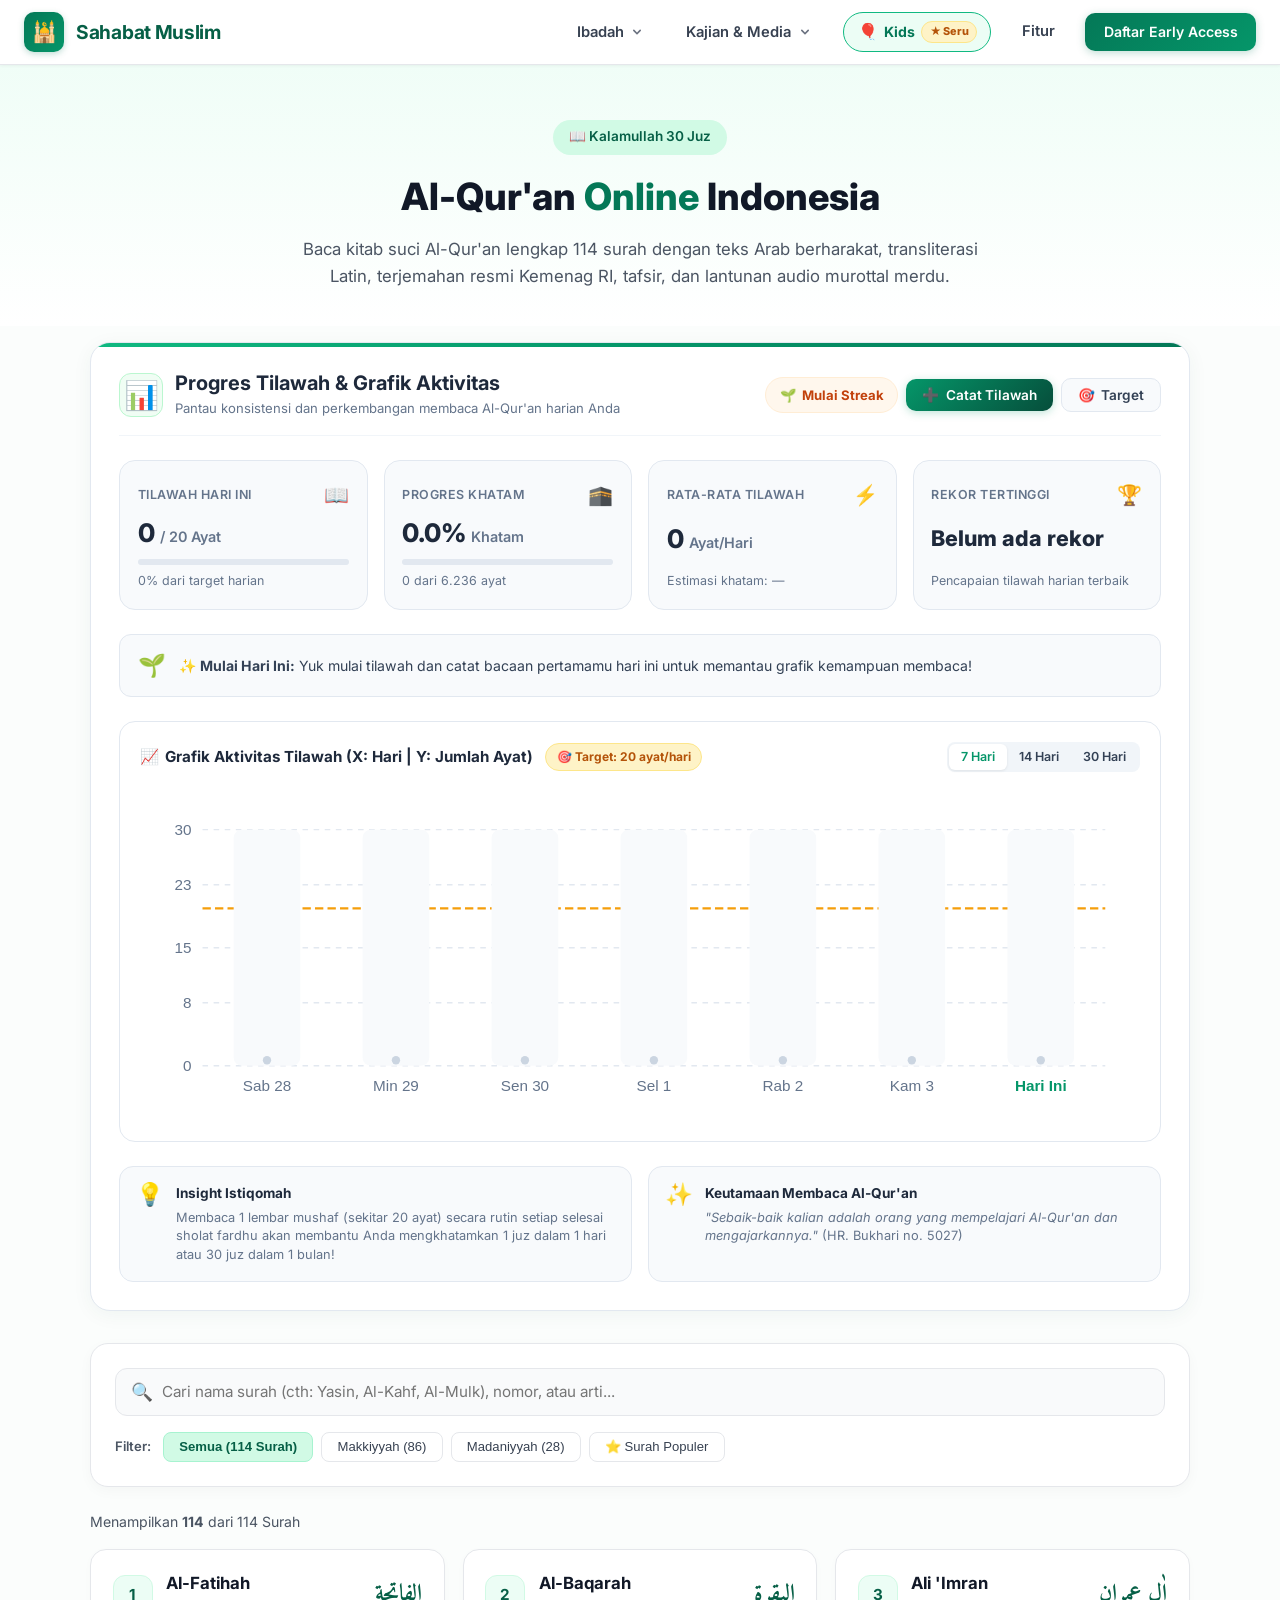
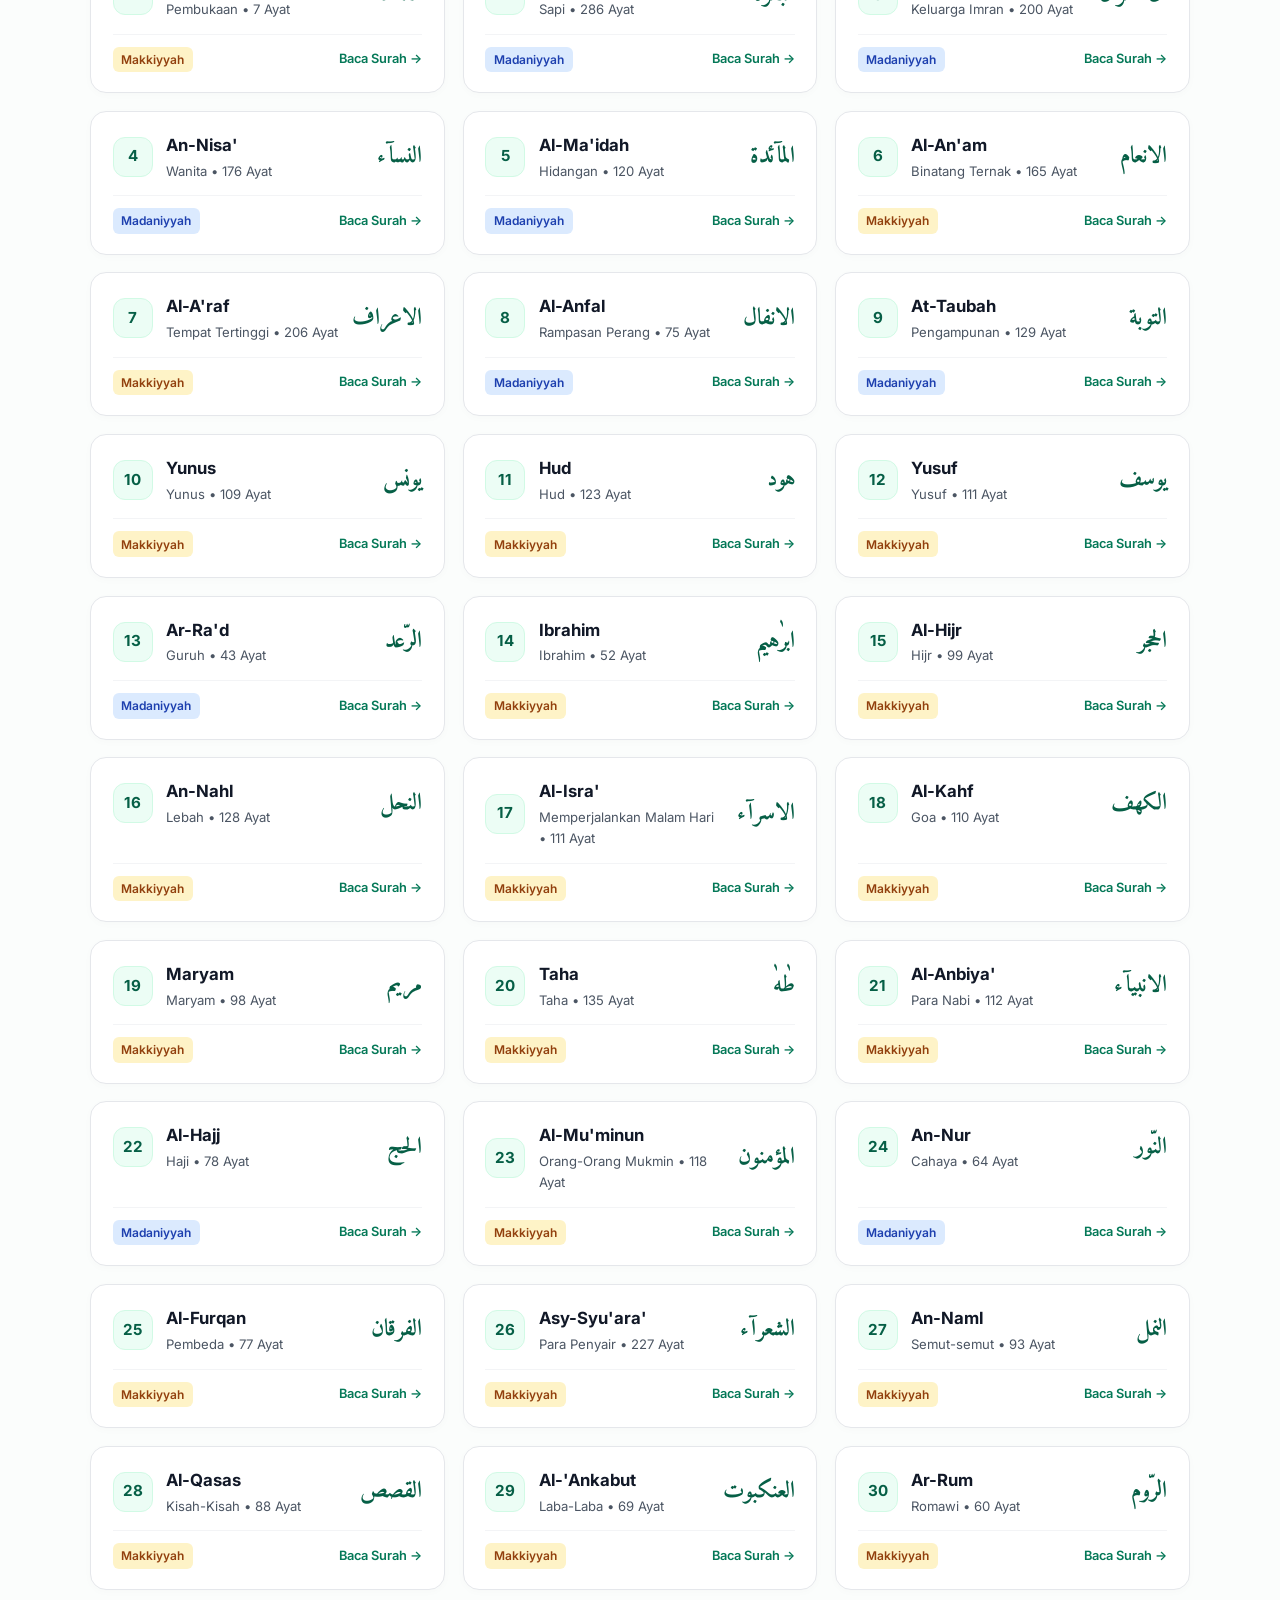
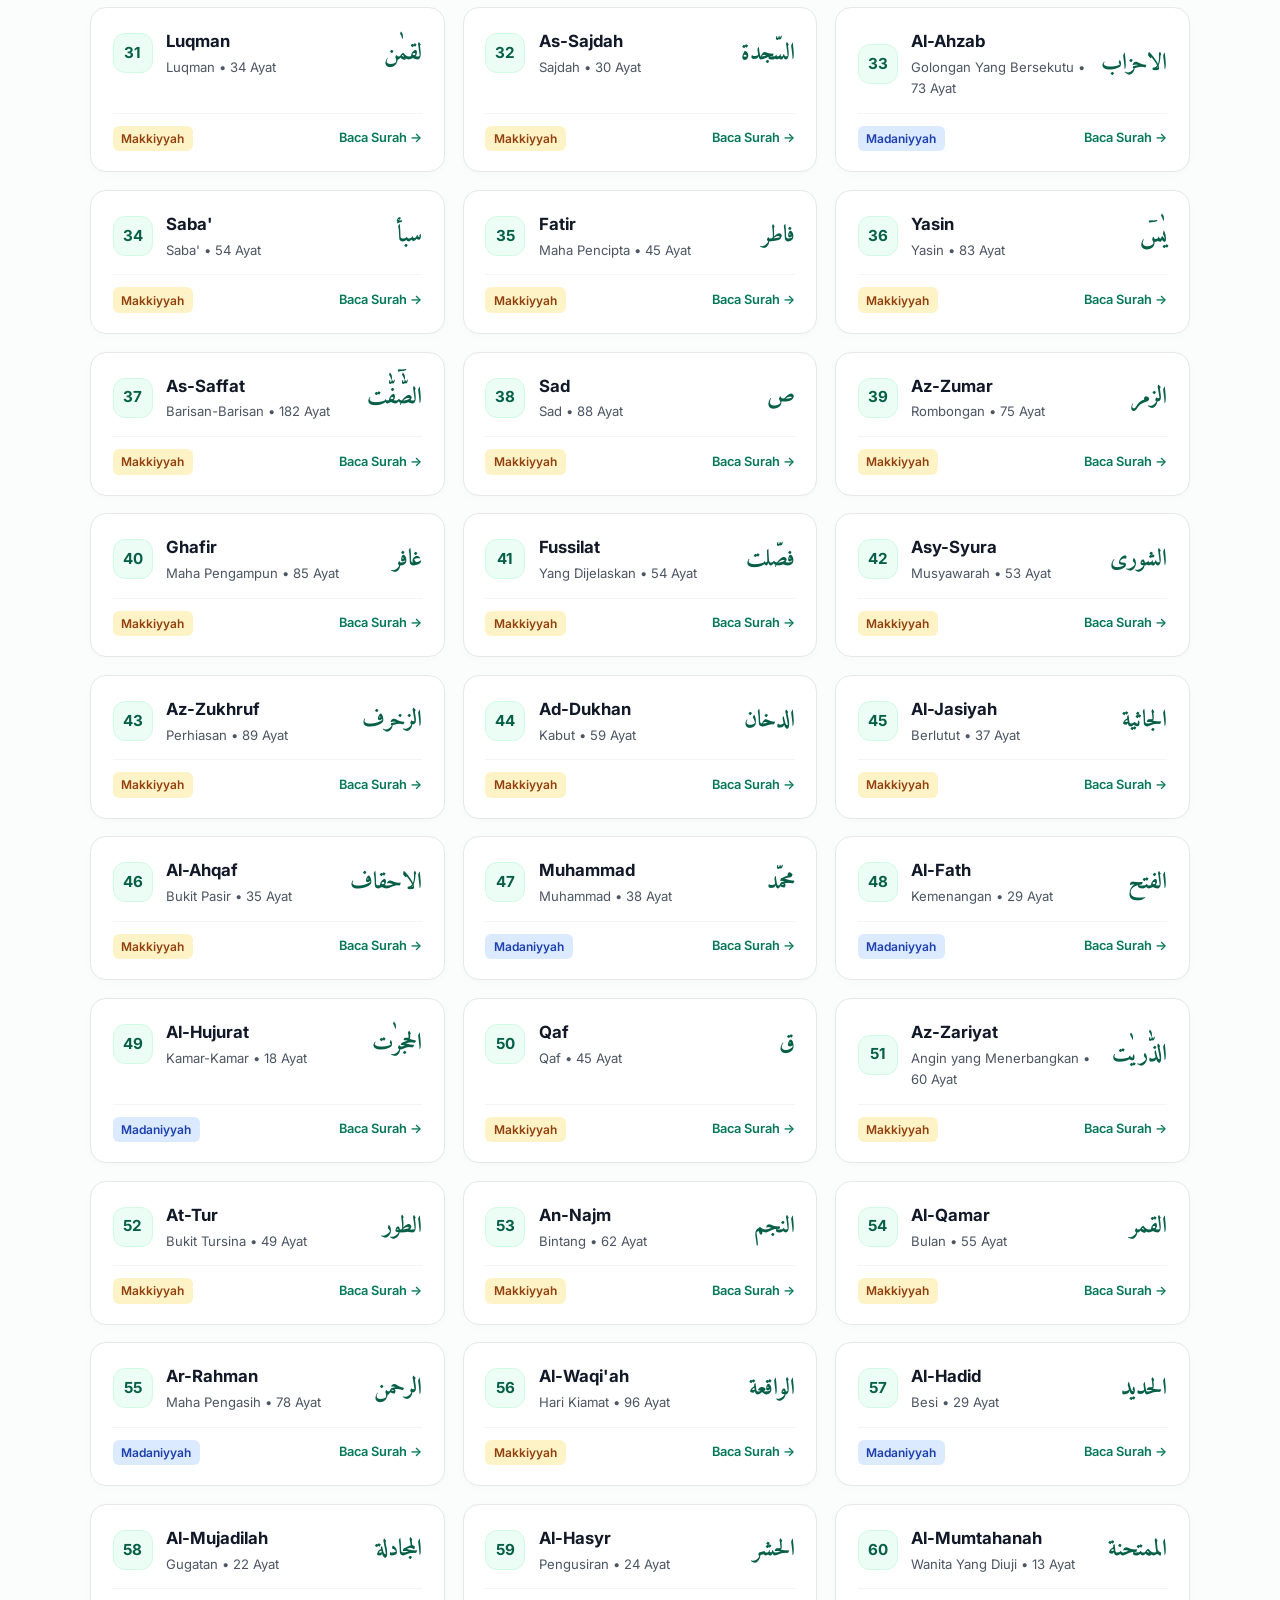
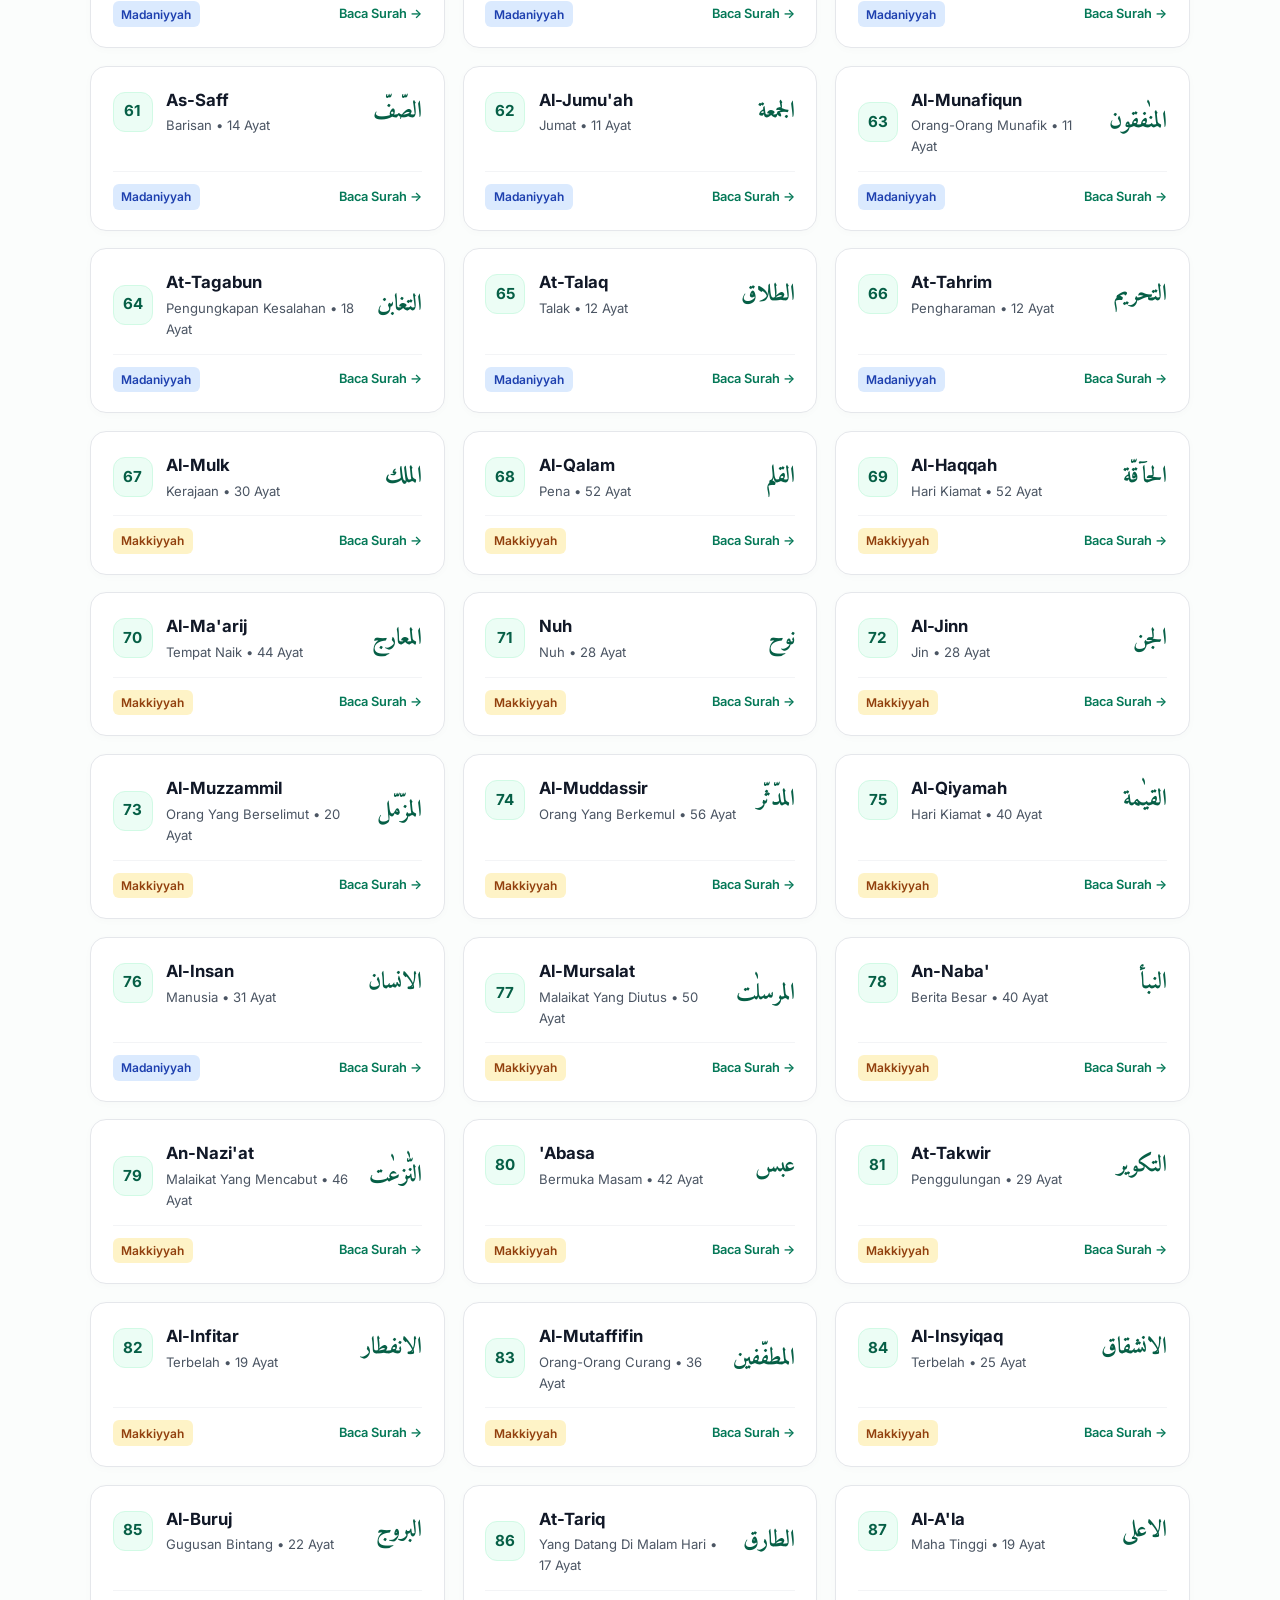
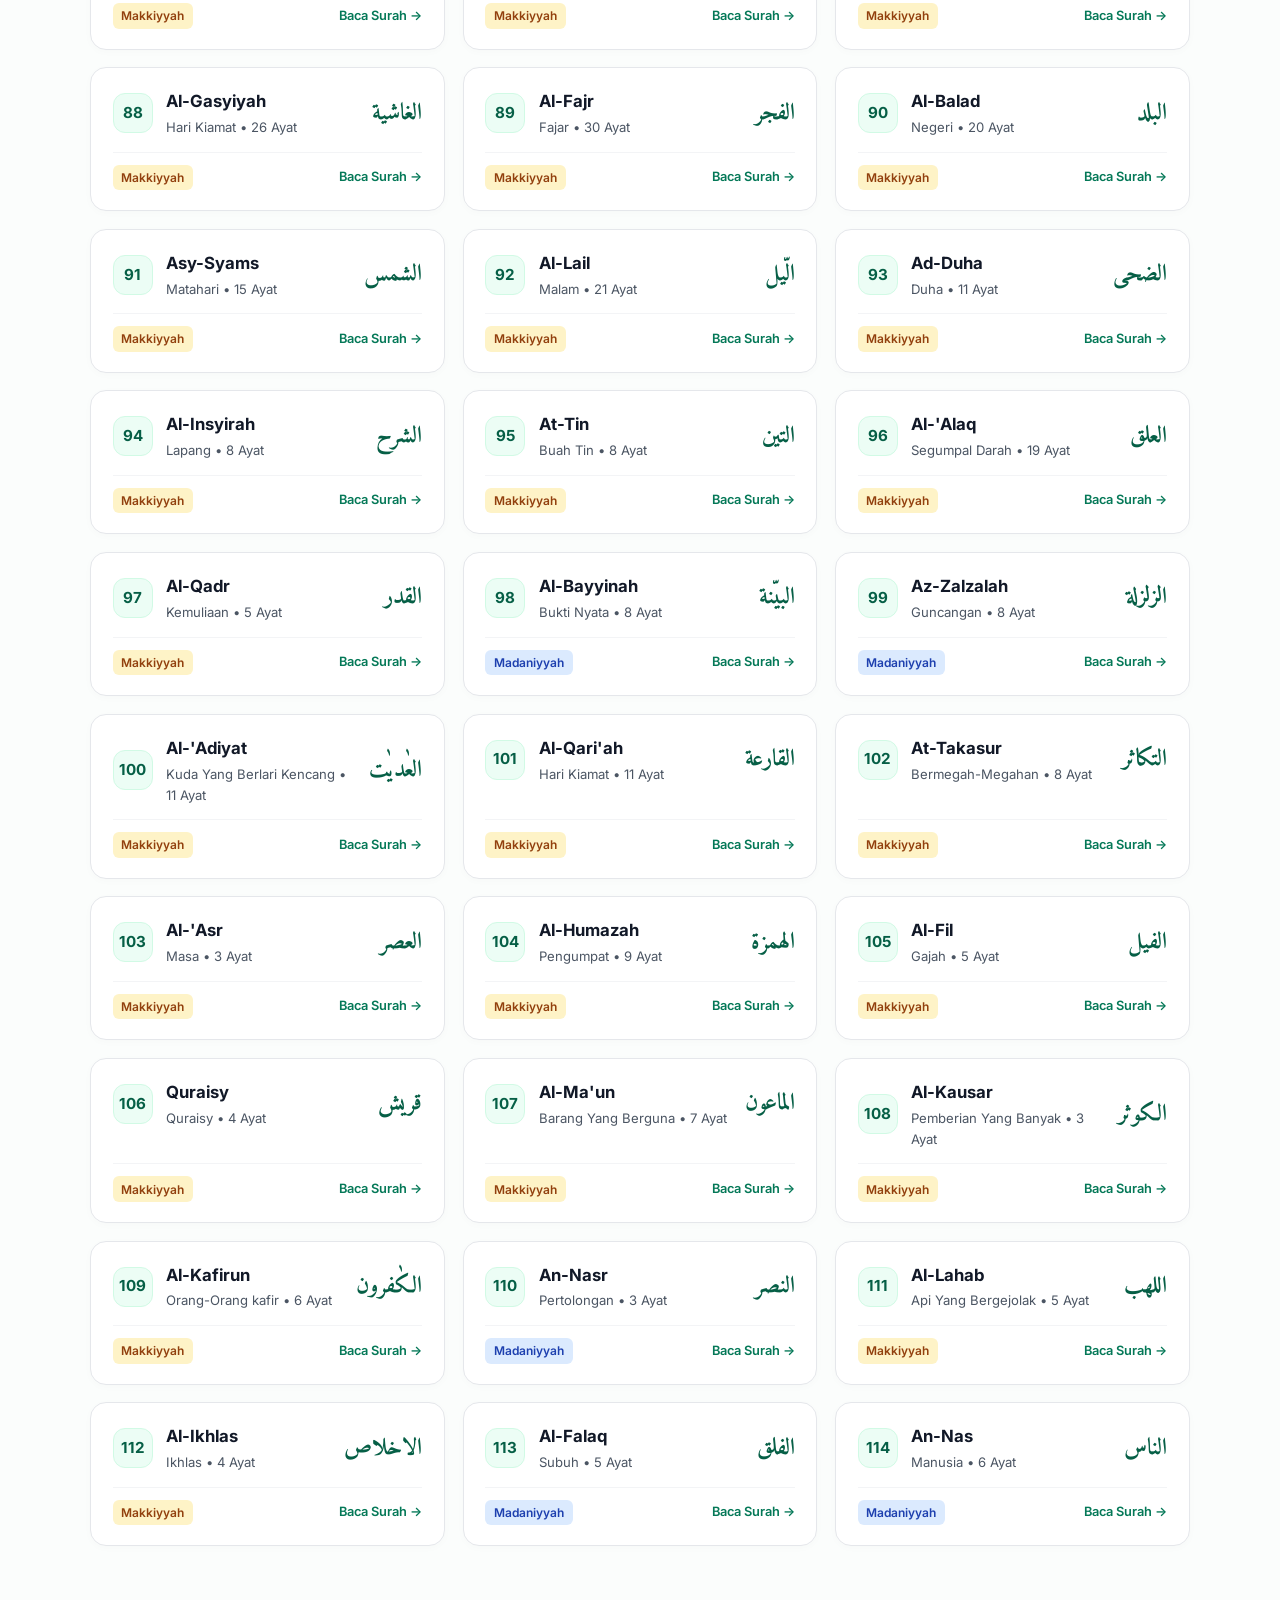
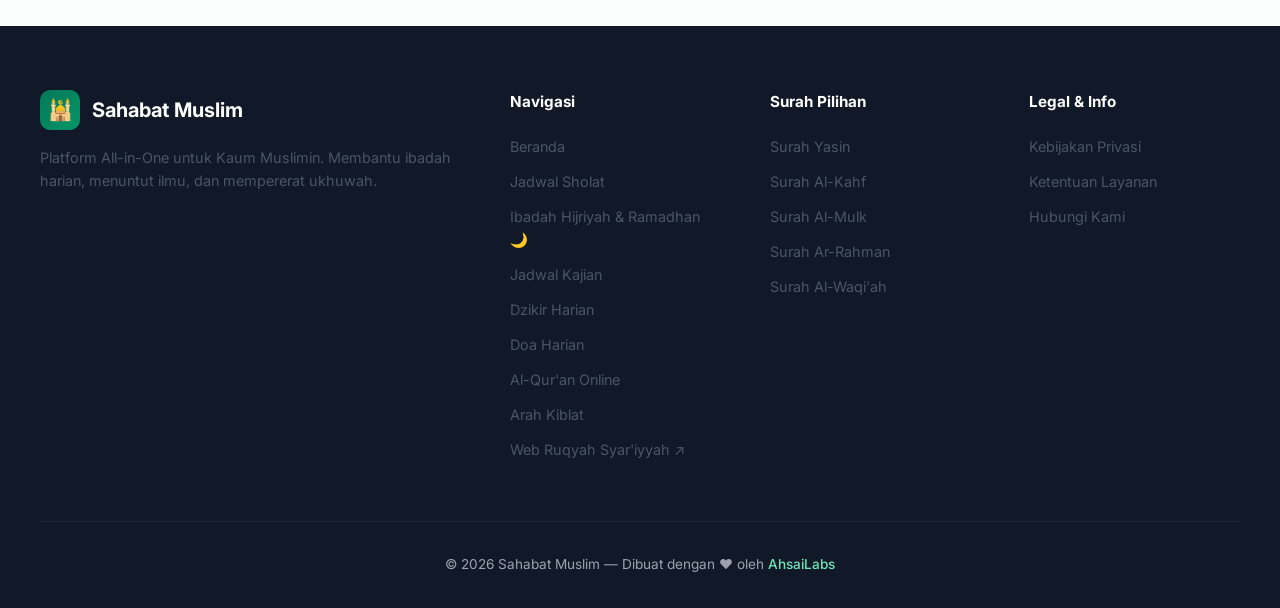
<file: quran.html>
<!DOCTYPE html>
<html lang="id">
<head>
    <meta charset="UTF-8">
    <meta name="viewport" content="width=device-width, initial-scale=1.0">
    <title>Al-Qur'an Online 30 Juz Lengkap dengan Terjemahan & Audio Murottal — Sahabat Muslim</title>
    <meta name="description" content="Baca Al-Qur'an Online 30 Juz (114 Surah) lengkap dengan teks Arab berharakat, transliterasi Latin, terjemahan bahasa Indonesia Kemenag, tafsir, dan audio murottal merdu.">
    <link rel="preconnect" href="https://fonts.googleapis.com">
    <link href="https://fonts.googleapis.com/css2?family=Inter:wght@400;500;600;700&family=Amiri:wght@400;700&display=swap" rel="stylesheet">
    <style>
        :root {
            --green-900: #064e3b;
            --green-800: #065f46;
            --green-700: #047857;
            --green-600: #059669;
            --green-500: #10b981;
            --green-100: #d1fae5;
            --green-50: #ecfdf5;
            --gold-500: #d4a843;
            --gold-400: #e2b960;
            --gold-300: #f0d78a;
            --white: #ffffff;
            --gray-50: #f9fafb;
            --gray-100: #f3f4f6;
            --gray-200: #e5e7eb;
            --gray-600: #4b5563;
            --gray-700: #374151;
            --gray-800: #1f2937;
            --gray-900: #111827;
        }

        * {
            margin: 0;
            padding: 0;
            box-sizing: border-box;
        }

        body {
            font-family: 'Inter', sans-serif;
            color: var(--gray-800);
            background: #fbfdfc;
            line-height: 1.6;
        }

        /* Navigation */
        nav {
            position: fixed;
            top: 0;
            width: 100%;
            background: rgba(255,255,255,0.95);
            backdrop-filter: blur(10px);
            border-bottom: 1px solid var(--gray-200);
            z-index: 100;
            padding: 1rem 2rem;
        }

        .nav-inner {
            max-width: 1200px;
            margin: 0 auto;
            display: flex;
            justify-content: space-between;
            align-items: center;
        }

        .logo {
            display: flex;
            align-items: center;
            gap: 0.75rem;
            text-decoration: none;
            color: var(--green-800);
        }

        .logo-icon {
            width: 40px;
            height: 40px;
            background: linear-gradient(135deg, var(--green-700), var(--green-600));
            border-radius: 10px;
            display: flex;
            align-items: center;
            justify-content: center;
            color: white;
            font-size: 1.25rem;
        }

        .logo-text {
            font-weight: 700;
            font-size: 1.25rem;
        }

        .nav-links {
            display: flex;
            gap: 1.5rem;
            list-style: none;
        }

        .nav-links a {
            text-decoration: none;
            color: var(--gray-600);
            font-weight: 500;
            font-size: 0.9rem;
            transition: color 0.2s;
        }

        .nav-links a:hover,
        .nav-links a.active {
            color: var(--green-700);
            font-weight: 600;
        }

        .mobile-menu-btn {
            display: none;
            background: transparent;
            border: 1px solid var(--gray-200);
            border-radius: 8px;
            width: 40px;
            height: 40px;
            font-size: 1.35rem;
            color: var(--gray-700);
            cursor: pointer;
            align-items: center;
            justify-content: center;
            transition: all 0.2s;
        }

        .mobile-menu-btn:hover {
            background: var(--gray-100);
            color: var(--green-800);
        }

        .mobile-menu-btn * {
            pointer-events: none;
        }

        /* Hero */
        .quran-hero {
            padding: 7.5rem 2rem 2.25rem;
            background: linear-gradient(180deg, #ecfdf5 0%, #ffffff 100%);
            text-align: center;
        }

        .quran-badge {
            display: inline-flex;
            align-items: center;
            gap: 0.5rem;
            background: #d1fae5;
            color: #065f46;
            font-size: 0.85rem;
            font-weight: 600;
            padding: 0.4rem 1rem;
            border-radius: 9999px;
            margin-bottom: 0.75rem;
        }

        .quran-hero h1 {
            font-size: 2.35rem;
            font-weight: 800;
            color: var(--gray-900);
            margin-bottom: 0.6rem;
        }

        .quran-hero h1 span {
            color: var(--green-700);
        }

        .quran-hero p {
            color: var(--gray-600);
            max-width: 680px;
            margin: 0 auto;
            font-size: 1.05rem;
        }

        /* Section Container */
        .quran-section {
            padding: 1rem 2rem 5rem;
        }

        .quran-container {
            max-width: 1100px;
            margin: 0 auto;
        }

        /* Last Read Banner */
        .quran-last-read-banner {
            display: none;
            justify-content: space-between;
            align-items: center;
            gap: 1rem;
            background: #ecfdf5;
            border: 1px solid #a7f3d0;
            border-radius: 16px;
            padding: 1rem 1.5rem;
            margin-bottom: 1.5rem;
        }

        .quran-last-read-content {
            display: flex;
            align-items: center;
            gap: 0.85rem;
        }

        .quran-last-read-icon {
            font-size: 1.75rem;
        }

        /* Search Card */
        .quran-search-card {
            background: var(--white);
            border: 1px solid var(--gray-200);
            border-radius: 18px;
            padding: 1.5rem;
            margin-bottom: 1.5rem;
            box-shadow: 0 4px 14px rgba(0,0,0,0.03);
            display: flex;
            flex-direction: column;
            gap: 1rem;
        }

        .quran-search-input-wrap {
            position: relative;
            width: 100%;
        }

        .quran-search-input-wrap span {
            position: absolute;
            left: 1rem;
            top: 50%;
            transform: translateY(-50%);
            color: var(--gray-600);
            font-size: 1.1rem;
            pointer-events: none;
        }

        .quran-search-input {
            width: 100%;
            padding: 0.85rem 1rem 0.85rem 2.85rem;
            border: 1px solid var(--gray-200);
            border-radius: 12px;
            font-size: 0.95rem;
            outline: none;
            font-family: inherit;
            background: var(--gray-50);
            transition: all 0.2s;
        }

        .quran-search-input:focus {
            background: var(--white);
            border-color: var(--green-600);
            box-shadow: 0 0 0 3px rgba(16, 185, 129, 0.15);
        }

        .quran-filter-row {
            display: flex;
            align-items: center;
            gap: 0.5rem;
            flex-wrap: wrap;
        }

        .quran-filter-pill {
            padding: 0.4rem 0.95rem;
            border-radius: 8px;
            font-size: 0.82rem;
            font-weight: 500;
            border: 1px solid var(--gray-200);
            background: var(--white);
            color: var(--gray-700);
            cursor: pointer;
            transition: all 0.15s;
        }

        .quran-filter-pill:hover {
            border-color: var(--green-500);
            color: var(--green-800);
        }

        .quran-filter-pill.active {
            background: var(--green-100);
            color: var(--green-800);
            border-color: #a7f3d0;
            font-weight: 600;
        }

        /* Surah Grid */
        .quran-surah-grid {
            display: grid;
            grid-template-columns: repeat(auto-fill, minmax(320px, 1fr));
            gap: 1.1rem;
            margin-top: 1rem;
        }

        .quran-surah-card {
            background: var(--white);
            border: 1px solid var(--gray-200);
            border-radius: 16px;
            padding: 1.25rem 1.35rem;
            cursor: pointer;
            transition: all 0.2s ease;
            display: flex;
            flex-direction: column;
            justify-content: space-between;
            box-shadow: 0 2px 8px rgba(0,0,0,0.02);
        }

        .quran-surah-card:hover {
            border-color: var(--green-500);
            transform: translateY(-2px);
            box-shadow: 0 8px 20px rgba(6, 95, 70, 0.08);
        }

        .quran-surah-card-header {
            display: flex;
            align-items: center;
            gap: 0.85rem;
            margin-bottom: 0.85rem;
        }

        .quran-surah-num {
            width: 40px;
            height: 40px;
            border-radius: 12px;
            background: var(--green-50);
            color: var(--green-800);
            font-weight: 700;
            font-size: 0.95rem;
            display: flex;
            align-items: center;
            justify-content: center;
            border: 1px solid var(--green-100);
            flex-shrink: 0;
        }

        .quran-surah-meta {
            flex: 1;
            min-width: 0;
        }

        .quran-surah-title {
            font-size: 1.05rem;
            font-weight: 700;
            color: var(--gray-900);
            white-space: nowrap;
            overflow: hidden;
            text-overflow: ellipsis;
        }

        .quran-surah-sub {
            font-size: 0.82rem;
            color: var(--gray-600);
            margin-top: 2px;
        }

        .quran-surah-arabic {
            font-family: 'Amiri', serif;
            font-size: 1.45rem;
            color: var(--green-800);
            font-weight: 700;
            direction: rtl;
        }

        .quran-surah-card-footer {
            display: flex;
            justify-content: space-between;
            align-items: center;
            padding-top: 0.75rem;
            border-top: 1px solid var(--gray-100);
            font-size: 0.8rem;
        }

        .quran-type-badge {
            padding: 0.2rem 0.55rem;
            border-radius: 6px;
            font-weight: 600;
            font-size: 0.75rem;
        }

        .badge-mekah {
            background: #fef3c7;
            color: #92400e;
        }

        .badge-madinah {
            background: #dbeafe;
            color: #1e40af;
        }

        .quran-read-btn {
            color: var(--green-700);
            font-weight: 600;
        }

        /* Detail Surah View */
        #quran-detail-section {
            display: none;
        }

        .quran-detail-topbar {
            display: flex;
            justify-content: space-between;
            align-items: center;
            margin-bottom: 1.25rem;
            flex-wrap: wrap;
            gap: 0.75rem;
        }

        .btn-back {
            display: inline-flex;
            align-items: center;
            gap: 0.4rem;
            padding: 0.55rem 1.1rem;
            background: var(--white);
            border: 1px solid var(--gray-200);
            border-radius: 10px;
            font-weight: 600;
            font-size: 0.88rem;
            color: var(--gray-700);
            cursor: pointer;
            transition: all 0.15s;
        }

        .btn-back:hover {
            background: var(--gray-100);
            color: var(--gray-900);
        }

        .quran-surah-banner {
            background: linear-gradient(135deg, var(--green-900), var(--green-700));
            border-radius: 20px;
            padding: 2.25rem 2rem;
            color: white;
            text-align: center;
            margin-bottom: 1.5rem;
            box-shadow: 0 10px 25px rgba(6, 78, 59, 0.2);
            position: relative;
            overflow: hidden;
        }

        .quran-banner-num {
            font-size: 0.88rem;
            text-transform: uppercase;
            letter-spacing: 1px;
            opacity: 0.85;
            margin-bottom: 0.35rem;
        }

        .quran-banner-arabic {
            font-family: 'Amiri', serif;
            font-size: 3rem;
            line-height: 1.4;
            margin: 0.25rem 0;
            text-shadow: 0 2px 4px rgba(0,0,0,0.15);
        }

        .quran-banner-latin {
            font-size: 1.85rem;
            font-weight: 800;
            margin-bottom: 0.25rem;
        }

        .quran-banner-sub {
            font-size: 0.95rem;
            opacity: 0.9;
        }

        /* Audio Player Bar */
        .quran-audio-bar {
            background: var(--white);
            border: 1px solid var(--gray-200);
            border-radius: 16px;
            padding: 1.1rem 1.5rem;
            margin-bottom: 1.5rem;
            display: flex;
            align-items: center;
            justify-content: space-between;
            flex-wrap: wrap;
            gap: 1rem;
            box-shadow: 0 4px 14px rgba(0,0,0,0.03);
        }

        .quran-audio-controls {
            display: flex;
            align-items: center;
            gap: 0.85rem;
            flex-wrap: wrap;
            flex: 1;
        }

        .btn-audio-play {
            display: inline-flex;
            align-items: center;
            gap: 0.45rem;
            padding: 0.65rem 1.25rem;
            border-radius: 12px;
            background: linear-gradient(135deg, var(--green-800), var(--green-600));
            color: white;
            border: none;
            font-weight: 600;
            font-size: 0.88rem;
            cursor: pointer;
            transition: all 0.2s;
        }

        .btn-audio-play.playing {
            background: linear-gradient(135deg, #b91c1c, #dc2626);
        }

        .qari-select {
            padding: 0.55rem 0.95rem;
            border-radius: 10px;
            border: 1px solid var(--gray-200);
            font-size: 0.85rem;
            outline: none;
            cursor: pointer;
            background: var(--gray-50);
            color: var(--gray-800);
            font-family: inherit;
        }

        .quran-audio-progress-wrap {
            display: flex;
            align-items: center;
            gap: 0.6rem;
            flex: 1;
            min-width: 200px;
        }

        .quran-audio-progress {
            flex: 1;
            height: 6px;
            -webkit-appearance: none;
            appearance: none;
            background: var(--gray-200);
            border-radius: 9999px;
            outline: none;
        }

        .quran-audio-progress::-webkit-slider-thumb {
            -webkit-appearance: none;
            appearance: none;
            width: 14px;
            height: 14px;
            border-radius: 50%;
            background: var(--green-600);
            cursor: pointer;
        }

        .quran-audio-time {
            font-size: 0.8rem;
            color: var(--gray-600);
            font-variant-numeric: tabular-nums;
        }

        /* Bismillah Banner */
        .quran-bismillah-box {
            text-align: center;
            font-family: 'Amiri', serif;
            font-size: 2.3rem;
            line-height: 2;
            color: var(--green-900);
            margin: 1.5rem 0 2rem;
            padding: 1.25rem;
            background: var(--white);
            border: 1px dashed #a7f3d0;
            border-radius: 16px;
        }

        /* Ayah Cards */
        .quran-ayah-card {
            background: var(--white);
            border: 1px solid var(--gray-200);
            border-radius: 18px;
            padding: 1.75rem;
            margin-bottom: 1.5rem;
            box-shadow: 0 4px 14px rgba(0,0,0,0.02);
            transition: all 0.2s;
        }

        .quran-ayah-card:hover {
            border-color: #a7f3d0;
        }

        .quran-ayah-card.highlight-ayah {
            border-color: var(--green-500);
            box-shadow: 0 0 0 3px rgba(16, 185, 129, 0.25);
            background: #f0fdf4;
        }

        .quran-ayah-header {
            display: flex;
            justify-content: space-between;
            align-items: center;
            padding-bottom: 0.85rem;
            border-bottom: 1px solid var(--gray-100);
            margin-bottom: 1.25rem;
        }

        .quran-ayah-num-badge {
            background: var(--green-50);
            color: var(--green-800);
            font-weight: 700;
            font-size: 0.85rem;
            padding: 0.35rem 0.85rem;
            border-radius: 8px;
            border: 1px solid #a7f3d0;
        }

        .quran-ayah-actions {
            display: flex;
            align-items: center;
            gap: 0.4rem;
        }

        .quran-icon-btn {
            background: transparent;
            border: 1px solid var(--gray-200);
            border-radius: 8px;
            width: 32px;
            height: 32px;
            display: inline-flex;
            align-items: center;
            justify-content: center;
            cursor: pointer;
            font-size: 0.95rem;
            color: var(--gray-600);
            transition: all 0.15s;
        }

        .quran-icon-btn:hover {
            background: var(--gray-100);
            color: var(--gray-900);
        }

        .quran-ayah-arabic {
            font-family: 'Amiri', serif;
            font-size: 1.75rem;
            line-height: 2.3;
            direction: rtl;
            text-align: right;
            color: var(--gray-900);
            margin: 1.25rem 0;
            padding: 0.5rem 0;
            letter-spacing: 0.02em;
        }

        .quran-ayah-end-num {
            font-family: 'Amiri', serif;
            display: inline-block;
            margin-right: 0.4rem;
            color: var(--green-700);
            font-size: 1.5rem;
        }

        .quran-ayah-latin {
            font-style: italic;
            color: var(--green-800);
            font-size: 0.95rem;
            margin-bottom: 0.75rem;
            line-height: 1.6;
            background: #f0fdf4;
            padding: 0.75rem 1rem;
            border-radius: 10px;
            border-left: 3px solid var(--green-500);
        }

        .quran-ayah-trans {
            color: var(--gray-700);
            font-size: 0.95rem;
            line-height: 1.65;
            padding: 0.25rem 0;
        }

        /* Nav Bottom Prev/Next */
        .quran-nav-bottom {
            display: flex;
            justify-content: space-between;
            align-items: center;
            margin-top: 2rem;
            gap: 1rem;
            flex-wrap: wrap;
        }

        /* Tafsir Modal */
        .quran-modal {
            position: fixed;
            top: 0;
            left: 0;
            width: 100%;
            height: 100%;
            background: rgba(0,0,0,0.6);
            backdrop-filter: blur(4px);
            display: none;
            align-items: center;
            justify-content: center;
            z-index: 1000;
            padding: 1.5rem;
        }

        .quran-modal.active {
            display: flex;
        }

        .quran-modal-content {
            background: var(--white);
            border-radius: 20px;
            max-width: 680px;
            width: 100%;
            max-height: 85vh;
            overflow-y: auto;
            padding: 2.25rem;
            box-shadow: 0 20px 40px rgba(0,0,0,0.25);
            position: relative;
        }

        .quran-modal-close {
            position: absolute;
            top: 1.25rem;
            right: 1.25rem;
            width: 36px;
            height: 36px;
            border-radius: 50%;
            border: 1px solid var(--gray-200);
            background: var(--white);
            color: var(--gray-600);
            display: flex;
            align-items: center;
            justify-content: center;
            font-size: 1.25rem;
            cursor: pointer;
            transition: all 0.15s ease;
        }

        .quran-modal-close:hover {
            background: var(--gray-100);
            color: var(--gray-900);
        }

        /* Toast */
        .dzikir-toast {
            position: fixed;
            bottom: 2rem;
            left: 50%;
            transform: translateX(-50%) translateY(100px);
            background: var(--gray-900);
            color: white;
            padding: 0.75rem 1.5rem;
            border-radius: 9999px;
            font-size: 0.9rem;
            font-weight: 500;
            box-shadow: 0 10px 25px rgba(0,0,0,0.2);
            z-index: 1000;
            transition: transform 0.3s cubic-bezier(0.16, 1, 0.3, 1), opacity 0.3s;
            opacity: 0;
            pointer-events: none;
        }

        .dzikir-toast.show {
            transform: translateX(-50%) translateY(0);
            opacity: 1;
        }

        /* Footer */
        footer {
            background: var(--gray-900);
            color: var(--gray-600);
            padding: 4rem 2rem 2rem;
        }

        .footer-inner {
            max-width: 1200px;
            margin: 0 auto;
            display: grid;
            grid-template-columns: 2fr 1fr 1fr 1fr;
            gap: 3rem;
        }

        .footer-brand .logo {
            color: var(--white);
            margin-bottom: 1rem;
        }

        .footer-brand p {
            font-size: 0.9rem;
            line-height: 1.6;
        }

        .footer-col h4 {
            color: var(--white);
            font-size: 0.95rem;
            margin-bottom: 1.25rem;
        }

        .footer-col a {
            display: block;
            color: var(--gray-600);
            text-decoration: none;
            font-size: 0.9rem;
            margin-bottom: 0.75rem;
            transition: color 0.2s;
        }

        .footer-col a:hover {
            color: var(--green-500);
        }

        .footer-bottom {
            max-width: 1200px;
            margin: 3rem auto 0;
            padding-top: 2rem;
            border-top: 1px solid var(--gray-800);
            text-align: center;
            font-size: 0.85rem;
            color: #9ca3af;
        }

        .footer-bottom a {
            color: #6ee7b7;
            text-decoration: none;
            font-weight: 500;
        }

        .footer-bottom a:hover {
            color: #a7f3d0;
            text-decoration: underline;
        }

        .btn-gps {
            padding: 0.6rem 1.2rem;
            background: linear-gradient(135deg, var(--green-800), var(--green-600));
            color: var(--white);
            border: none;
            border-radius: 10px;
            font-weight: 600;
            font-size: 0.85rem;
            cursor: pointer;
            transition: all 0.2s;
        }

        .dzikir-tool-btn {
            display: inline-flex;
            align-items: center;
            gap: 0.4rem;
            padding: 0.45rem 0.85rem;
            background: var(--gray-100);
            border: 1px solid var(--gray-200);
            border-radius: 8px;
            font-size: 0.82rem;
            font-weight: 600;
            color: var(--gray-700);
            cursor: pointer;
            transition: all 0.15s;
        }

        .dzikir-tool-btn:hover {
            background: var(--gray-200);
            color: var(--gray-900);
        }

        .dzikir-tool-btn.active {
            background: var(--green-100);
            border-color: #a7f3d0;
            color: var(--green-800);
        }

        @media (max-width: 768px) {
            nav { padding: 1rem; }
            .mobile-menu-btn { display: inline-flex; }
            .nav-links {
                position: fixed;
                top: 70px;
                left: 0;
                width: 100%;
                background: rgba(255, 255, 255, 0.98);
                backdrop-filter: blur(12px);
                -webkit-backdrop-filter: blur(12px);
                border-bottom: 1px solid var(--gray-200);
                box-shadow: 0 12px 30px rgba(0,0,0,0.12);
                flex-direction: column;
                gap: 0;
                padding: 0.5rem 1.25rem 1.25rem;
                max-height: calc(100vh - 70px);
                overflow-y: auto;
                display: none;
                z-index: 99;
            }
            .nav-links.active {
                display: flex;
                animation: navSlideDown 0.2s ease-out forwards;
            }
            .nav-links li {
                border-bottom: 1px solid var(--gray-100);
            }
            .nav-links li:last-child {
                border-bottom: none;
            }
            .nav-links a {
                display: flex;
                align-items: center;
                padding: 0.8rem 0.5rem;
                font-size: 0.95rem;
                font-weight: 600;
                color: var(--gray-800);
            }
            .nav-links a:hover,
            .nav-links a.active {
                color: var(--green-700);
                background: var(--green-50);
                border-radius: 8px;
            }
            .quran-hero { padding: 6rem 1rem 1.5rem; }
            .quran-hero h1 { font-size: 1.85rem; }
            .quran-section { padding: 1rem 1rem 4rem; }
            .quran-surah-grid { grid-template-columns: 1fr; }
            .quran-banner-arabic { font-size: 2.25rem; }
            .quran-banner-latin { font-size: 1.45rem; }
            .quran-ayah-card { padding: 1.25rem; }
            .quran-ayah-arabic { font-size: 1.45rem; line-height: 2.1; }
            .footer-inner { grid-template-columns: 1fr; gap: 2rem; }
        }

        @keyframes navSlideDown {
            from { opacity: 0; transform: translateY(-8px); }
            to { opacity: 1; transform: translateY(0); }
        }
    </style>
    <link rel="stylesheet" href="css/nav.css?v=1">
    <link rel="stylesheet" href="css/quran-tracker.css?v=1">
</head>
<body>

    <!-- Header Navigation -->
    <nav class="sm-navbar">
        <div class="nav-inner">
            <a href="/" class="logo">
                <div class="logo-icon">🕌</div>
                <span class="logo-text">Sahabat Muslim</span>
            </a>
            
            <button class="mobile-menu-btn" id="mobile-menu-toggle" aria-label="Buka Menu Navigasi" aria-expanded="false" onclick="toggleMobileMenu(event)">
                <span class="menu-icon-bar"></span>
                <span class="menu-icon-bar"></span>
                <span class="menu-icon-bar"></span>
            </button>
            
            <div class="nav-menu-wrapper" id="nav-menu-wrapper">
                <ul class="nav-links">
                    <!-- Dropdown Ibadah -->
                    <li class="nav-item has-dropdown" data-dropdown="ibadah">
                        <button class="nav-link nav-dropdown-btn" type="button" aria-expanded="false">
                            <span>Ibadah</span>
                            <svg class="chevron-icon" viewBox="0 0 20 20" fill="currentColor" width="16" height="16">
                                <path fill-rule="evenodd" d="M5.293 7.293a1 1 0 011.414 0L10 10.586l3.293-3.293a1 1 0 111.414 1.414l-4 4a1 1 0 01-1.414 0l-4-4a1 1 0 010-1.414z" clip-rule="evenodd" />
                            </svg>
                        </button>
                        <div class="nav-dropdown-menu dropdown-ibadah">
                            <div class="dropdown-header">
                                <span class="dropdown-header-title">Ibadah Harian</span>
                            </div>
                            <div class="dropdown-grid">
                                <a href="/#jadwal-sholat" class="dropdown-item">
                                    <div class="item-icon fi-green">🕌</div>
                                    <div class="item-content">
                                        <div class="item-title">Jadwal Sholat</div>
                                        <div class="item-desc">Waktu sholat 5 waktu & imsakiyah</div>
                                    </div>
                                </a>
                                <a href="/quran" class="dropdown-item">
                                    <div class="item-icon fi-emerald">📖</div>
                                    <div class="item-content">
                                        <div class="item-title">Al-Qur'an</div>
                                        <div class="item-desc">Tafsir, tajwid & mushaf 30 juz</div>
                                    </div>
                                </a>
                                <a href="/murottal" class="dropdown-item">
                                    <div class="item-icon fi-teal">🎧</div>
                                    <div class="item-content">
                                        <div class="item-title">Murottal Audio</div>
                                        <div class="item-desc">Lantunan merdu para qari ternama</div>
                                    </div>
                                </a>
                                <a href="/dzikir" class="dropdown-item">
                                    <div class="item-icon fi-indigo">📿</div>
                                    <div class="item-content">
                                        <div class="item-title">Dzikir Harian</div>
                                        <div class="item-desc">Dzikir pagi, petang & setelah sholat</div>
                                    </div>
                                </a>
                                <a href="/doa" class="dropdown-item">
                                    <div class="item-icon fi-cyan">🤲</div>
                                    <div class="item-content">
                                        <div class="item-title">Doa Harian</div>
                                        <div class="item-desc">Kumpulan doa mustajab & adab</div>
                                    </div>
                                </a>
                                <a href="/kiblat" class="dropdown-item">
                                    <div class="item-icon fi-purple">🧭</div>
                                    <div class="item-content">
                                        <div class="item-title">Arah Kiblat</div>
                                        <div class="item-desc">Kompas penunjuk Ka'bah presisi</div>
                                    </div>
                                </a>
                                <a href="/ramadhan" class="dropdown-item">
                                    <div class="item-icon fi-forest">🌙</div>
                                    <div class="item-content">
                                        <div class="item-title">Kalender Hijriyah</div>
                                        <div class="item-desc">Penanggalan Islam & panduan ibadah</div>
                                    </div>
                                </a>
                            </div>
                        </div>
                    </li>

                    <!-- Dropdown Kajian & Media -->
                    <li class="nav-item has-dropdown" data-dropdown="kajian">
                        <button class="nav-link nav-dropdown-btn" type="button" aria-expanded="false">
                            <span>Kajian & Media</span>
                            <svg class="chevron-icon" viewBox="0 0 20 20" fill="currentColor" width="16" height="16">
                                <path fill-rule="evenodd" d="M5.293 7.293a1 1 0 011.414 0L10 10.586l3.293-3.293a1 1 0 111.414 1.414l-4 4a1 1 0 01-1.414 0l-4-4a1 1 0 010-1.414z" clip-rule="evenodd" />
                            </svg>
                        </button>
                        <div class="nav-dropdown-menu dropdown-kajian">
                            <div class="dropdown-header">
                                <span class="dropdown-header-title">Edukasi & Siaran</span>
                            </div>
                            <div class="dropdown-grid single-col">
                                <a href="/kajian" class="dropdown-item">
                                    <div class="item-icon fi-amber">📚</div>
                                    <div class="item-content">
                                        <div class="item-title">Jadwal Kajian</div>
                                        <div class="item-desc">Kajian sunnah terdekat berbasis GPS</div>
                                    </div>
                                </a>
                                <a href="/haramain" class="dropdown-item">
                                    <div class="item-icon fi-gold">🕋</div>
                                    <div class="item-content">
                                        <div class="item-title">Live Haramain</div>
                                        <div class="item-desc">Siaran langsung Masjidil Haram & Nabawi</div>
                                    </div>
                                </a>
                                <a href="https://ruqyah.ahsailabs.my.id/" target="_blank" rel="noopener noreferrer" class="dropdown-item">
                                    <div class="item-icon fi-green">🌿</div>
                                    <div class="item-content">
                                        <div class="item-title">Ruqyah Syar'iyyah ↗</div>
                                        <div class="item-desc">Audio terapi penenang ayat Al-Quran</div>
                                    </div>
                                </a>
                            </div>
                        </div>
                    </li>

                    <!-- Kids Link (Highlighted Pill) -->
                    <li class="nav-item">
                        <a href="/kids" class="nav-pill-kids">
                            <span class="kids-emoji">🎈</span>
                            <span>Kids</span>
                            <span class="kids-badge-star">★ Seru</span>
                        </a>
                    </li>

                    <!-- Fitur Link -->
                    <li class="nav-item">
                        <a href="/#fitur" class="nav-link">Fitur</a>
                    </li>

                    <!-- CTA Daftar -->
                    <li class="nav-item nav-item-cta">
                        <a href="/#daftar" class="nav-btn-cta">Daftar Early Access</a>
                    </li>
                </ul>

                <!-- Mobile Drawer Body -->
                <div class="mobile-drawer-content">
                    <div class="mobile-section">
                        <div class="mobile-section-title">🕌 Ibadah Harian</div>
                        <div class="mobile-nav-grid">
                            <a href="/#jadwal-sholat" class="mobile-nav-tile">
                                <span class="tile-icon">🕌</span>
                                <span class="tile-text">Jadwal Sholat</span>
                            </a>
                            <a href="/quran" class="mobile-nav-tile">
                                <span class="tile-icon">📖</span>
                                <span class="tile-text">Al-Qur'an</span>
                            </a>
                            <a href="/murottal" class="mobile-nav-tile">
                                <span class="tile-icon">🎧</span>
                                <span class="tile-text">Murottal</span>
                            </a>
                            <a href="/dzikir" class="mobile-nav-tile">
                                <span class="tile-icon">📿</span>
                                <span class="tile-text">Dzikir</span>
                            </a>
                            <a href="/doa" class="mobile-nav-tile">
                                <span class="tile-icon">🤲</span>
                                <span class="tile-text">Doa Harian</span>
                            </a>
                            <a href="/kiblat" class="mobile-nav-tile">
                                <span class="tile-icon">🧭</span>
                                <span class="tile-text">Arah Kiblat</span>
                            </a>
                            <a href="/ramadhan" class="mobile-nav-tile">
                                <span class="tile-icon">🌙</span>
                                <span class="tile-text">Kalender Hijriyah</span>
                            </a>
                        </div>
                    </div>

                    <div class="mobile-section">
                        <div class="mobile-section-title">📚 Kajian & Edukasi</div>
                        <div class="mobile-nav-grid">
                            <a href="/kajian" class="mobile-nav-tile">
                                <span class="tile-icon">📚</span>
                                <span class="tile-text">Jadwal Kajian</span>
                            </a>
                            <a href="/haramain" class="mobile-nav-tile">
                                <span class="tile-icon">🕋</span>
                                <span class="tile-text">Live Haramain</span>
                            </a>
                            <a href="https://ruqyah.ahsailabs.my.id/" target="_blank" rel="noopener noreferrer" class="mobile-nav-tile">
                                <span class="tile-icon">🌿</span>
                                <span class="tile-text">Ruqyah ↗</span>
                            </a>
                        </div>

                        <!-- Highlighted Kids Card in Mobile -->
                        <a href="/kids" class="mobile-kids-card">
                            <div class="kids-card-icon">🎈</div>
                            <div class="kids-card-body">
                                <div class="kids-card-title">Sahabat Muslim Kids <span class="kids-card-pill">Favorit Anak</span></div>
                                <div class="kids-card-sub">Video islami aman, tebak kuis & pohon tahfizh</div>
                            </div>
                            <span class="kids-card-arrow">→</span>
                        </a>
                    </div>

                    <div class="mobile-section mobile-section-bottom">
                        <a href="/#fitur" class="mobile-link-row">
                            <span>⚡ 8 Fitur Utama</span>
                            <span class="arrow-right">›</span>
                        </a>
                        <a href="/#daftar" class="mobile-cta-btn">
                            Daftar Early Access 🚀
                        </a>
                    </div>
                </div>
            </div>
        </div>
    </nav>

    <!-- Hero Section -->
    <section class="quran-hero">
        <div class="quran-badge">📖 Kalamullah 30 Juz</div>
        <h1>Al-Qur'an <span>Online</span> Indonesia</h1>
        <p>Baca kitab suci Al-Qur'an lengkap 114 surah dengan teks Arab berharakat, transliterasi Latin, terjemahan resmi Kemenag RI, tafsir, dan lantunan audio murottal merdu.</p>
    </section>

    <!-- Main Section -->
    <section class="quran-section">
        <div class="quran-container">

            <!-- LIST SECTION: 114 SURAH -->
            <div id="quran-list-section">
                <!-- DASHBOARD PROGRES TILAWAH & AKTIVITAS BACAAN -->
                <div class="quran-tracker-card" id="quran-tracker-card">
                    <!-- Header -->
                    <div class="qt-header">
                        <div class="qt-title-group">
                            <div class="qt-title-icon">📊</div>
                            <div>
                                <h2 class="qt-title">Progres Tilawah & Grafik Aktivitas</h2>
                                <div class="qt-subtitle">Pantau konsistensi dan perkembangan membaca Al-Qur'an harian Anda</div>
                            </div>
                        </div>
                        <div class="qt-header-actions">
                            <span id="qt-badge-streak" class="qt-badge-streak" style="display: none;"></span>
                            <button type="button" class="qt-btn-action qt-btn-primary" onclick="window.smQuranTracker.openRecordModal()">
                                <span>➕</span> Catat Tilawah
                            </button>
                            <button type="button" class="qt-btn-action qt-btn-outline" onclick="window.smQuranTracker.openGoalModal()" title="Atur target ayat per hari">
                                <span>🎯</span> Target
                            </button>
                        </div>
                    </div>

                    <!-- Metrics Grid (4 Cards) -->
                    <div class="qt-metrics-grid">
                        <!-- Card 1: Hari Ini -->
                        <div class="qt-metric-card">
                            <div class="qt-metric-top">
                                <span class="qt-metric-label">Tilawah Hari Ini</span>
                                <span class="qt-metric-icon">📖</span>
                            </div>
                            <div class="qt-metric-val" id="qt-val-today">0 <small>/ 20 Ayat</small></div>
                            <div class="qt-progress-bar">
                                <div class="qt-progress-fill" id="qt-bar-today" style="width: 0%;"></div>
                            </div>
                            <div class="qt-metric-sub" id="qt-sub-today" style="margin-top: 0.4rem;">0% dari target harian</div>
                        </div>

                        <!-- Card 2: Khatam Progress -->
                        <div class="qt-metric-card">
                            <div class="qt-metric-top">
                                <span class="qt-metric-label">Progres Khatam</span>
                                <span class="qt-metric-icon">🕋</span>
                            </div>
                            <div class="qt-metric-val" id="qt-val-khatam">0.0% <small>Khatam</small></div>
                            <div class="qt-progress-bar">
                                <div class="qt-progress-fill" id="qt-bar-khatam" style="width: 0%;"></div>
                            </div>
                            <div class="qt-metric-sub" id="qt-sub-khatam" style="margin-top: 0.4rem;">0 dari 6.236 ayat</div>
                        </div>

                        <!-- Card 3: Rata-rata Harian -->
                        <div class="qt-metric-card">
                            <div class="qt-metric-top">
                                <span class="qt-metric-label">Rata-Rata Tilawah</span>
                                <span class="qt-metric-icon">⚡</span>
                            </div>
                            <div class="qt-metric-val" id="qt-val-avg">0 <small>Ayat/Hari</small></div>
                            <div class="qt-metric-sub" id="qt-sub-avg" style="margin-top: 0.4rem;">Estimasi khatam: —</div>
                        </div>

                        <!-- Card 4: Rekor & Produktivitas -->
                        <div class="qt-metric-card">
                            <div class="qt-metric-top">
                                <span class="qt-metric-label">Rekor Tertinggi</span>
                                <span class="qt-metric-icon">🏆</span>
                            </div>
                            <div class="qt-metric-val" id="qt-insight-record" style="font-size: 1.35rem;">Belum ada rekor</div>
                            <div class="qt-metric-sub" style="margin-top: 0.4rem;">Pencapaian tilawah harian terbaik</div>
                        </div>
                    </div>

                    <!-- Trend Status Banner -->
                    <div id="qt-trend-banner" class="qt-trend-banner new-state"></div>

                    <!-- Day-by-Day Activity Chart Section -->
                    <div class="qt-chart-section">
                        <div class="qt-chart-toolbar">
                            <div class="qt-chart-title">
                                <span>📈</span> Grafik Aktivitas Tilawah (X: Hari | Y: Jumlah Ayat)
                                <span class="qt-chart-legend-badge" id="qt-chart-target-badge">🎯 Target: 20 ayat/hari</span>
                            </div>
                            <div class="qt-timeframe-group">
                                <button type="button" class="qt-timeframe-btn active" data-days="7" onclick="window.smQuranTracker.setTimeframe(7)">7 Hari</button>
                                <button type="button" class="qt-timeframe-btn" data-days="14" onclick="window.smQuranTracker.setTimeframe(14)">14 Hari</button>
                                <button type="button" class="qt-timeframe-btn" data-days="30" onclick="window.smQuranTracker.setTimeframe(30)">30 Hari</button>
                            </div>
                        </div>

                        <!-- SVG Chart Wrap -->
                        <div id="qt-chart-svg-wrap" class="qt-svg-wrap"></div>
                    </div>

                    <!-- Insights & Hadith Motivator Grid -->
                    <div class="qt-insights-grid">
                        <div class="qt-insight-box">
                            <span class="qt-insight-icon">💡</span>
                            <div>
                                <div class="qt-insight-title">Insight Istiqomah</div>
                                <div class="qt-insight-desc">
                                    Membaca 1 lembar mushaf (sekitar 20 ayat) secara rutin setiap selesai sholat fardhu akan membantu Anda mengkhatamkan 1 juz dalam 1 hari atau 30 juz dalam 1 bulan!
                                </div>
                            </div>
                        </div>
                        <div class="qt-insight-box">
                            <span class="qt-insight-icon">✨</span>
                            <div>
                                <div class="qt-insight-title">Keutamaan Membaca Al-Qur'an</div>
                                <div class="qt-insight-desc">
                                    <em>"Sebaik-baik kalian adalah orang yang mempelajari Al-Qur'an dan mengajarkannya."</em> (HR. Bukhari no. 5027)
                                </div>
                            </div>
                        </div>
                    </div>
                </div>

                <!-- Last Read Banner -->
                <div id="quran-last-read-banner" class="quran-last-read-banner"></div>

                <!-- Search & Filters -->
                <div class="quran-search-card">
                    <div class="quran-search-input-wrap">
                        <span>🔍</span>
                        <input type="text" id="quran-search-input" class="quran-search-input" placeholder="Cari nama surah (cth: Yasin, Al-Kahf, Al-Mulk), nomor, atau arti..." oninput="window.smQuran.onSearchChange(this.value)">
                    </div>

                    <div class="quran-filter-row">
                        <span style="font-size: 0.82rem; font-weight: 600; color: var(--gray-600); margin-right: 0.25rem;">Filter:</span>
                        <button type="button" class="quran-filter-pill active" data-filter="all" onclick="window.smQuran.selectFilter('all')">Semua (114 Surah)</button>
                        <button type="button" class="quran-filter-pill" data-filter="Mekah" onclick="window.smQuran.selectFilter('Mekah')">Makkiyyah (86)</button>
                        <button type="button" class="quran-filter-pill" data-filter="Madinah" onclick="window.smQuran.selectFilter('Madinah')">Madaniyyah (28)</button>
                        <button type="button" class="quran-filter-pill" data-filter="popular" onclick="window.smQuran.selectFilter('popular')">⭐ Surah Populer</button>
                    </div>
                </div>

                <!-- Counter Info -->
                <div style="margin-bottom: 1rem; font-size: 0.88rem; color: var(--gray-600);" id="quran-count-info">
                    Memuat surah...
                </div>

                <!-- Surah Grid -->
                <div class="quran-surah-grid" id="quran-surah-grid"></div>
            </div>

            <!-- DETAIL SECTION: BACA SURAH -->
            <div id="quran-detail-section">
                <!-- Top Navigation & Toolbar -->
                <div class="quran-detail-topbar">
                    <button type="button" class="btn-back" onclick="window.smQuran.backToList()">
                        ← Daftar Semua Surah
                    </button>

                    <div style="display: flex; gap: 0.4rem; align-items: center; flex-wrap: wrap;">
                        <button type="button" class="dzikir-tool-btn" onclick="window.smQuran.adjustFontSize(-0.1)" title="Perkecil huruf Arab">
                            A-
                        </button>
                        <button type="button" class="dzikir-tool-btn" onclick="window.smQuran.adjustFontSize(0.1)" title="Perbesar huruf Arab">
                            A+
                        </button>
                        <button type="button" class="dzikir-tool-btn active" id="btn-quran-toggle-latin" onclick="window.smQuran.toggleLatin()" title="Toggle teks Latin">
                            🔤 Latin
                        </button>
                        <button type="button" class="dzikir-tool-btn active" id="btn-quran-toggle-trans" onclick="window.smQuran.toggleTranslation()" title="Toggle terjemahan">
                            📖 Terjemahan
                        </button>
                    </div>
                </div>

                <!-- Loading Spinner -->
                <div id="quran-detail-loading" style="text-align: center; padding: 4rem 1rem;">
                    <div class="loading-spinner" style="margin: 0 auto 1rem;"></div>
                    <p style="color: var(--gray-600); font-weight: 500;">Memuat ayat dan audio surah...</p>
                </div>

                <!-- Content Wrapper -->
                <div id="quran-detail-content" style="display: none;">
                    <!-- Banner Surah -->
                    <div class="quran-surah-banner">
                        <div class="quran-banner-num" id="detail-surah-subtitle">SURAH</div>
                        <div class="quran-banner-arabic" id="detail-surah-arabic">الفاتحة</div>
                        <h2 class="quran-banner-latin" id="detail-surah-title">Al-Fatihah</h2>
                        <div style="max-width: 650px; margin: 0.75rem auto 0; font-size: 0.88rem; opacity: 0.85; line-height: 1.5;" id="detail-surah-deskripsi"></div>
                    </div>

                    <!-- Audio Bar -->
                    <div class="quran-audio-bar">
                        <div class="quran-audio-controls">
                            <button type="button" class="btn-audio-play" id="btn-play-full-surah" onclick="window.smQuran.toggleFullSurahAudio()">
                                ▶ Putar 1 Surah Penuh
                            </button>
                            <select id="detail-qari-select" class="qari-select" onchange="window.smQuran.onQariChange(this.value)">
                                <option value="05">Misyari Rasyid Al-Afasi</option>
                            </select>
                        </div>
                        <div class="quran-audio-progress-wrap">
                            <input type="range" id="quran-audio-progress" class="quran-audio-progress" min="0" max="100" value="0" readonly>
                            <span class="quran-audio-time" id="quran-audio-time">00:00 / 00:00</span>
                        </div>
                    </div>

                    <!-- Bismillah Box -->
                    <div class="quran-bismillah-box" id="detail-bismillah-banner">
                        بِسْمِ اللّٰهِ الرَّحْمٰنِ الرَّحِيْمِ
                    </div>

                    <!-- Ayah List -->
                    <div id="detail-ayah-list"></div>

                    <!-- Tombol Selesaikan Bacaan Surah Ini -->
                    <button type="button" class="qt-surah-complete-btn" id="btn-complete-current-surah" onclick="window.smQuran.markCurrentSurahCompleted()">
                        <span>✓</span> Tandai Surah Ini Sudah Selesai Dibaca
                    </button>

                    <!-- Nav Prev / Next Bottom -->
                    <div class="quran-nav-bottom">
                        <button type="button" class="btn-back" id="btn-prev-surah" style="display: none;"></button>
                        <button type="button" class="btn-back" onclick="window.smQuran.backToList()">
                            📋 Daftar Surah
                        </button>
                        <button type="button" class="btn-back" id="btn-next-surah" style="display: none;"></button>
                    </div>
                </div>

            </div>

        </div>
    </section>

    <!-- Modal Tafsir Kemenag -->
    <div class="quran-modal" id="quran-tafsir-modal" onclick="if(event.target === this) window.smQuran.closeTafsirModal()">
        <div class="quran-modal-content">
            <button type="button" class="quran-modal-close" onclick="window.smQuran.closeTafsirModal()">&times;</button>
            <h3 id="quran-tafsir-title" style="margin-bottom: 1.25rem; color: var(--green-900); font-size: 1.2rem;">
                Tafsir Kemenag RI
            </h3>
            <div id="quran-tafsir-body"></div>
        </div>
    </div>

    <!-- Toast Notification -->
    <div class="dzikir-toast" id="quran-toast"></div>

    <!-- Modal Catat Tilawah Manual -->
    <div class="qt-modal-overlay" id="qt-modal-record" onclick="if(event.target === this) window.smQuranTracker.closeRecordModal()">
        <div class="qt-modal-card">
            <div class="qt-modal-header">
                <div class="qt-modal-title">
                    <span>📖</span> Catat Bacaan Tilawah
                </div>
                <button type="button" class="qt-modal-close" onclick="window.smQuranTracker.closeRecordModal()">&times;</button>
            </div>
            <form onsubmit="window.smQuranTracker.submitRecordForm(event)">
                <div class="qt-form-group">
                    <label class="qt-form-label" for="qt-input-surah">Pilih Surah:</label>
                    <select id="qt-input-surah" class="qt-form-select" required onchange="window.smQuranTracker.onSurahSelectChange(this.value)">
                        <option value="">-- Pilih Surah --</option>
                    </select>
                    <div id="qt-surah-helper" style="font-size: 0.75rem; color: var(--qt-primary); margin-top: 0.25rem;"></div>
                </div>

                <div style="display: grid; grid-template-columns: 1fr 1fr; gap: 0.75rem;">
                    <div class="qt-form-group">
                        <label class="qt-form-label" for="qt-input-from">Dari Ayat:</label>
                        <input type="number" id="qt-input-from" class="qt-form-input" min="1" value="1" required>
                    </div>
                    <div class="qt-form-group">
                        <label class="qt-form-label" for="qt-input-to">Sampai Ayat:</label>
                        <input type="number" id="qt-input-to" class="qt-form-input" min="1" value="7" required>
                    </div>
                </div>

                <div class="qt-form-group">
                    <label class="qt-form-label" for="qt-input-date">Tanggal Membaca:</label>
                    <input type="date" id="qt-input-date" class="qt-form-input" required>
                </div>

                <div style="display: flex; gap: 0.75rem; justify-content: flex-end; margin-top: 1.5rem;">
                    <button type="button" class="qt-btn-action qt-btn-outline" onclick="window.smQuranTracker.closeRecordModal()">Batal</button>
                    <button type="submit" class="qt-btn-action qt-btn-primary">💾 Simpan Catatan</button>
                </div>
            </form>
        </div>
    </div>

    <!-- Modal Atur Target Harian -->
    <div class="qt-modal-overlay" id="qt-modal-goal" onclick="if(event.target === this) window.smQuranTracker.closeGoalModal()">
        <div class="qt-modal-card">
            <div class="qt-modal-header">
                <div class="qt-modal-title">
                    <span>🎯</span> Atur Target Tilawah Harian
                </div>
                <button type="button" class="qt-modal-close" onclick="window.smQuranTracker.closeGoalModal()">&times;</button>
            </div>
            <form onsubmit="window.smQuranTracker.submitGoalForm(event)">
                <div class="qt-form-group">
                    <label class="qt-form-label" for="qt-input-goal">Target Jumlah Ayat per Hari:</label>
                    <input type="number" id="qt-input-goal" class="qt-form-input" min="1" max="6236" value="20" required>
                </div>

                <div style="margin-bottom: 1.25rem;">
                    <span style="font-size: 0.78rem; font-weight: 600; color: var(--qt-gray-500); display: block; margin-bottom: 0.4rem;">Pilihan Cepat:</span>
                    <div style="display: flex; gap: 0.4rem; flex-wrap: wrap;">
                        <button type="button" class="qt-btn-action qt-btn-outline" style="padding: 0.35rem 0.65rem; font-size: 0.78rem;" onclick="window.smQuranTracker.setQuickGoal(10)">10 Ayat (Ringan)</button>
                        <button type="button" class="qt-btn-action qt-btn-outline" style="padding: 0.35rem 0.65rem; font-size: 0.78rem;" onclick="window.smQuranTracker.setQuickGoal(20)">20 Ayat (~1 Lembar)</button>
                        <button type="button" class="qt-btn-action qt-btn-outline" style="padding: 0.35rem 0.65rem; font-size: 0.78rem;" onclick="window.smQuranTracker.setQuickGoal(50)">50 Ayat (~1 Ruku)</button>
                        <button type="button" class="qt-btn-action qt-btn-outline" style="padding: 0.35rem 0.65rem; font-size: 0.78rem;" onclick="window.smQuranTracker.setQuickGoal(140)">140 Ayat (~1/2 Juz)</button>
                    </div>
                </div>

                <div style="display: flex; gap: 0.75rem; justify-content: flex-end;">
                    <button type="button" class="qt-btn-action qt-btn-outline" onclick="window.smQuranTracker.closeGoalModal()">Batal</button>
                    <button type="submit" class="qt-btn-action qt-btn-primary">✓ Simpan Target</button>
                </div>
            </form>
        </div>
    </div>

    <!-- Footer -->
    <footer>
        <div class="footer-inner">
            <div class="footer-brand">
                <div class="logo">
                    <div class="logo-icon">🕌</div>
                    <span class="logo-text">Sahabat Muslim</span>
                </div>
                <p>Platform All-in-One untuk Kaum Muslimin. Membantu ibadah harian, menuntut ilmu, dan mempererat ukhuwah.</p>
            </div>
            <div class="footer-col">
                <h4>Navigasi</h4>
                <a href="/">Beranda</a>
                <a href="/#jadwal-sholat">Jadwal Sholat</a>
                <a href="/ramadhan">Ibadah Hijriyah & Ramadhan 🌙</a>
                <a href="/kajian">Jadwal Kajian</a>
                <a href="/dzikir">Dzikir Harian</a>
                <a href="/doa">Doa Harian</a>
                <a href="/quran">Al-Qur'an Online</a>
                <a href="/kiblat">Arah Kiblat</a>
                <a href="https://ruqyah.ahsailabs.my.id/" target="_blank" rel="noopener noreferrer">Web Ruqyah Syar'iyyah ↗</a>
            </div>
            <div class="footer-col">
                <h4>Surah Pilihan</h4>
                <a href="/quran?surah=36">Surah Yasin</a>
                <a href="/quran?surah=18">Surah Al-Kahf</a>
                <a href="/quran?surah=67">Surah Al-Mulk</a>
                <a href="/quran?surah=55">Surah Ar-Rahman</a>
                <a href="/quran?surah=56">Surah Al-Waqi'ah</a>
            </div>
            <div class="footer-col">
                <h4>Legal & Info</h4>
                <a href="#">Kebijakan Privasi</a>
                <a href="#">Ketentuan Layanan</a>
                <a href="#">Hubungi Kami</a>
            </div>
        </div>
        <div class="footer-bottom">
            &copy; 2026 Sahabat Muslim — Dibuat dengan ❤️ oleh <a href="https://ahsailabs.my.id/" target="_blank" rel="noopener">AhsaiLabs</a>
        </div>
    </footer>

    <!-- Scripts -->
    <script src="js/sync.js?v=2"></script>
    <script src="js/quran-data.js"></script>
    <script src="js/quran-tracker.js?v=1"></script>
    <script src="js/quran.js?v=3"></script>
    <script src="js/nav.js?v=4"></script>
</body>
</html>
</file>
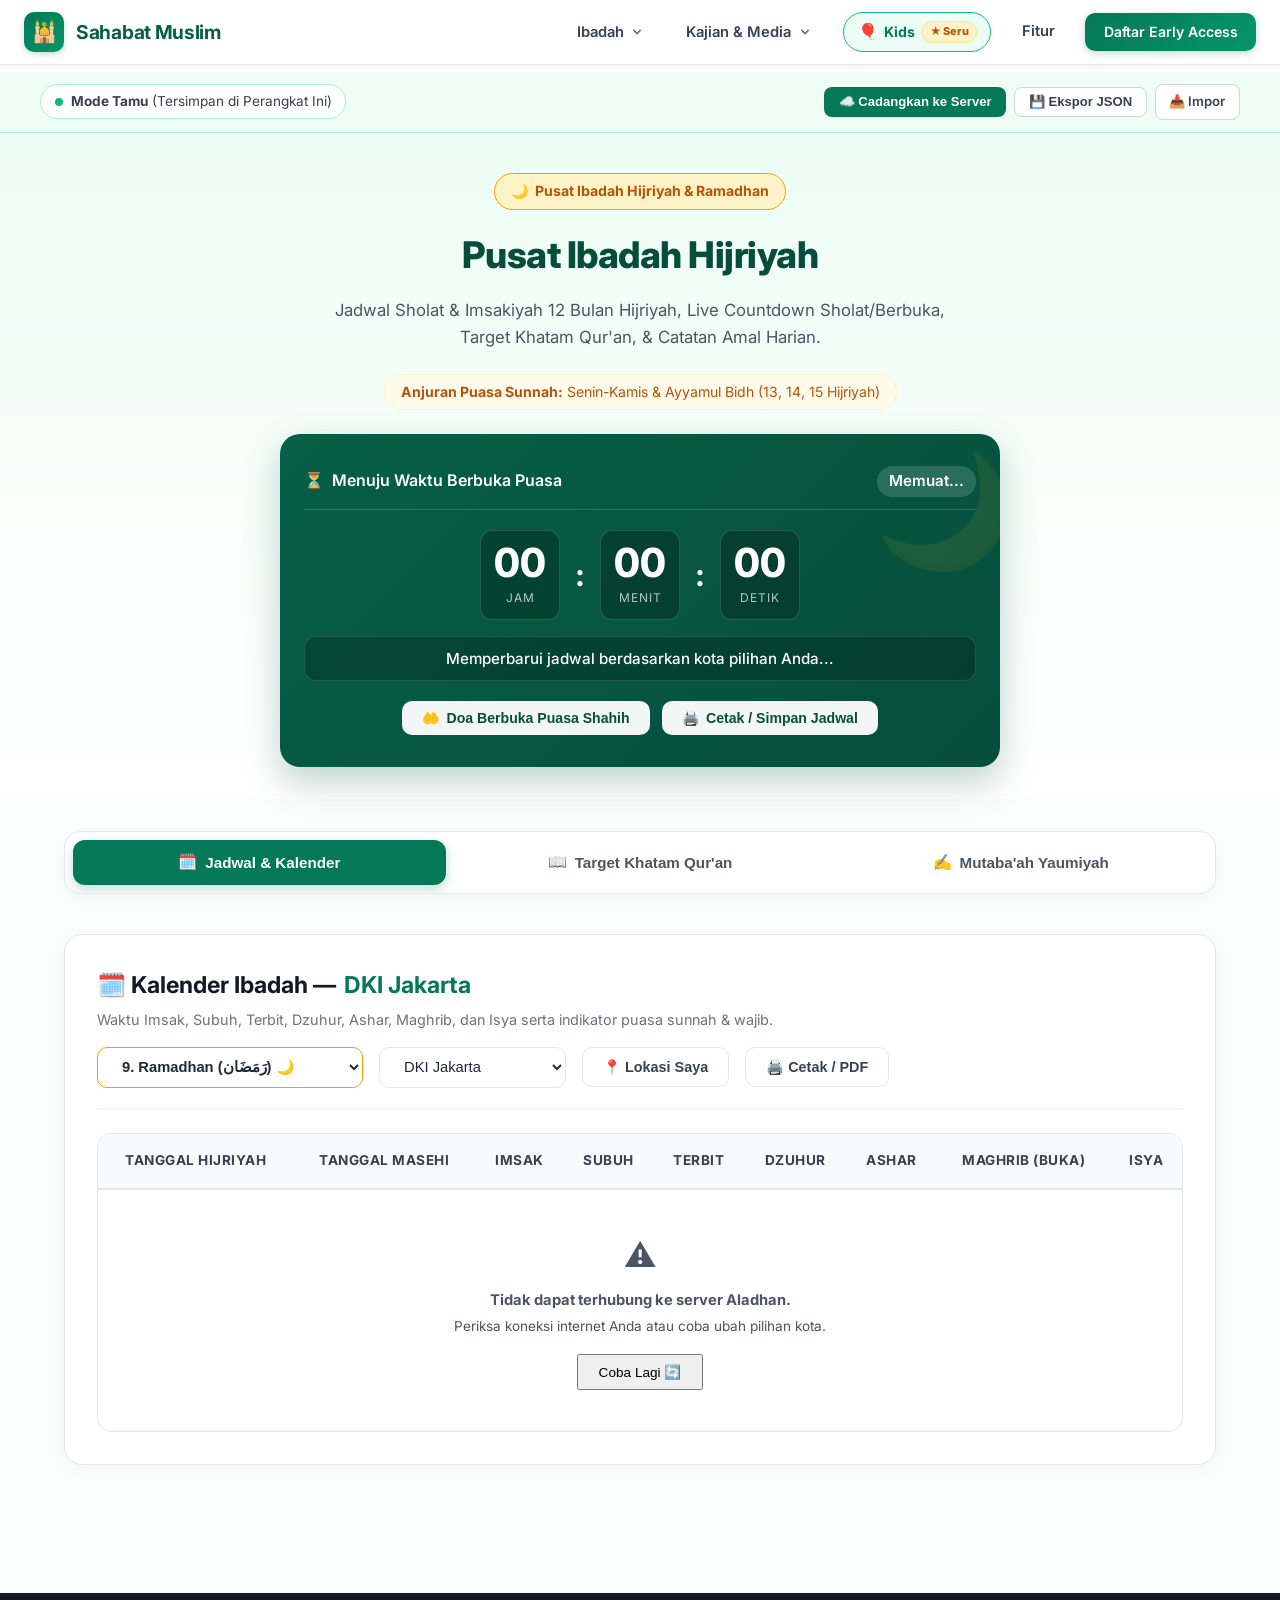
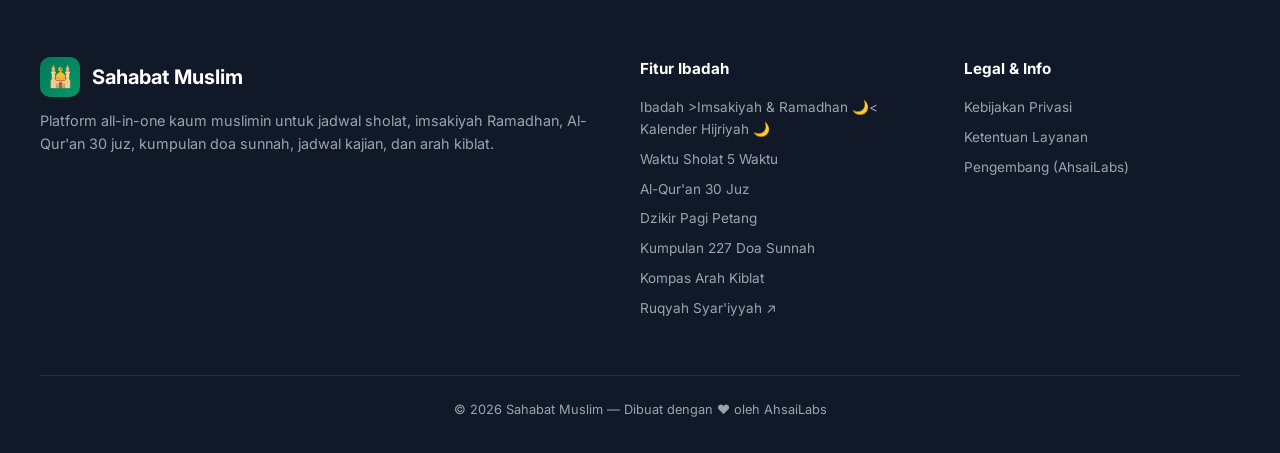
<file: ramadhan.html>
<!DOCTYPE html>
<html lang="id">
<head>
    <meta charset="UTF-8">
    <meta name="viewport" content="width=device-width, initial-scale=1.0">
    <title>Pusat Ibadah Hijriyah & Ramadhan — Sahabat Muslim</title>
    <meta name="description" content="Kalender Hijriyah 12 Bulan, Jadwal Sholat & Imsakiyah, Panduan Puasa Sunnah (Senin-Kamis, Ayyamul Bidh) & Wajib Ramadhan, Target Khatam Qur'an, dan Mutaba'ah Yaumiyah.">
    <link rel="preconnect" href="https://fonts.googleapis.com">
    <link href="https://fonts.googleapis.com/css2?family=Amiri:wght@400;700&family=Inter:wght@400;500;600;700;800&display=swap" rel="stylesheet">
    <script src="https://accounts.google.com/gsi/client" async defer></script>
    <style>
        :root {
            --green-900: #064e3b;
            --green-800: #065f46;
            --green-700: #047857;
            --green-600: #059669;
            --green-500: #10b981;
            --green-200: #a7f3d0;
            --green-100: #d1fae5;
            --green-50: #ecfdf5;
            --gold-600: #b45309;
            --gold-500: #d97706;
            --gold-400: #f59e0b;
            --gold-100: #fef3c7;
            --gold-50: #fffbeb;
            --white: #ffffff;
            --gray-50: #f9fafb;
            --gray-100: #f3f4f6;
            --gray-200: #e5e7eb;
            --gray-300: #d1d5db;
            --gray-400: #9ca3af;
            --gray-500: #6b7280;
            --gray-600: #4b5563;
            --gray-700: #374151;
            --gray-800: #1f2937;
            --gray-900: #111827;
        }

        * {
            margin: 0;
            padding: 0;
            box-sizing: border-box;
        }

        body {
            font-family: 'Inter', sans-serif;
            color: var(--gray-800);
            background: #fbfdfc;
            line-height: 1.6;
        }

        .arabic {
            font-family: 'Amiri', serif;
        }

        /* Navigation */
        nav {
            position: fixed;
            top: 0;
            width: 100%;
            background: rgba(255,255,255,0.96);
            backdrop-filter: blur(10px);
            -webkit-backdrop-filter: blur(10px);
            border-bottom: 1px solid var(--gray-200);
            z-index: 100;
            padding: 1rem 2rem;
        }

        .nav-inner {
            max-width: 1200px;
            margin: 0 auto;
            display: flex;
            justify-content: space-between;
            align-items: center;
        }

        .logo {
            display: flex;
            align-items: center;
            gap: 0.75rem;
            text-decoration: none;
            color: var(--green-800);
        }

        .logo-icon {
            width: 40px;
            height: 40px;
            background: linear-gradient(135deg, var(--green-700), var(--green-600));
            border-radius: 10px;
            display: flex;
            align-items: center;
            justify-content: center;
            color: white;
            font-size: 1.25rem;
        }

        .logo-text {
            font-weight: 700;
            font-size: 1.25rem;
        }

        .nav-links {
            display: flex;
            gap: 1.5rem;
            list-style: none;
            align-items: center;
        }

        .nav-links a {
            text-decoration: none;
            color: var(--gray-600);
            font-weight: 500;
            font-size: 0.9rem;
            transition: color 0.2s;
        }

        .nav-links a:hover,
        .nav-links a.active {
            color: var(--green-700);
            font-weight: 600;
        }

        .badge-special {
            background: linear-gradient(135deg, #f59e0b, #d97706);
            color: white !important;
            padding: 0.25rem 0.65rem;
            border-radius: 9999px;
            font-size: 0.8rem;
            font-weight: 700;
            box-shadow: 0 2px 6px rgba(217, 119, 6, 0.25);
        }

        .mobile-menu-btn {
            display: none;
            background: transparent;
            border: 1px solid var(--gray-200);
            border-radius: 8px;
            width: 40px;
            height: 40px;
            font-size: 1.35rem;
            color: var(--gray-700);
            cursor: pointer;
            align-items: center;
            justify-content: center;
            transition: all 0.2s;
        }

        .mobile-menu-btn * {
            pointer-events: none;
        }

        /* Hybrid Account Bar */
        .hybrid-account-bar {
            margin-top: 72px;
            background: #f0fdf4;
            border-bottom: 1px solid var(--green-200);
            padding: 0.75rem 1.5rem;
        }

        .hybrid-bar-inner {
            max-width: 1200px;
            margin: 0 auto;
            display: flex;
            justify-content: space-between;
            align-items: center;
            flex-wrap: wrap;
            gap: 0.75rem;
        }

        .hybrid-status {
            display: flex;
            align-items: center;
            gap: 0.75rem;
        }

        .guest-pill {
            display: inline-flex;
            align-items: center;
            gap: 0.5rem;
            background: white;
            padding: 0.35rem 0.85rem;
            border-radius: 9999px;
            border: 1px solid var(--green-200);
            font-size: 0.85rem;
            color: var(--gray-700);
        }

        .guest-dot {
            width: 8px;
            height: 8px;
            border-radius: 50%;
            background: #10b981;
        }

        .user-avatar-pill {
            display: inline-flex;
            align-items: center;
            gap: 0.6rem;
            background: white;
            padding: 0.3rem 0.85rem 0.3rem 0.4rem;
            border-radius: 9999px;
            border: 1px solid var(--green-300);
        }

        .user-avatar-img {
            width: 28px;
            height: 28px;
            border-radius: 50%;
            object-fit: cover;
        }

        .user-avatar-info {
            display: flex;
            flex-direction: column;
            line-height: 1.2;
        }

        .user-name {
            font-size: 0.85rem;
            font-weight: 700;
            color: var(--gray-800);
        }

        .user-status-text {
            font-size: 0.7rem;
            color: var(--green-700);
        }

        .hybrid-actions {
            display: flex;
            align-items: center;
            gap: 0.5rem;
            flex-wrap: wrap;
        }

        .btn-hybrid {
            display: inline-flex;
            align-items: center;
            gap: 0.4rem;
            padding: 0.4rem 0.85rem;
            font-size: 0.82rem;
            font-weight: 600;
            border-radius: 8px;
            cursor: pointer;
            text-decoration: none;
            transition: all 0.2s;
            border: 1px solid transparent;
        }

        .btn-hybrid-primary {
            background: var(--green-700);
            color: white;
        }

        .btn-hybrid-primary:hover {
            background: var(--green-800);
        }

        .btn-hybrid-outline {
            background: white;
            border-color: var(--gray-300);
            color: var(--gray-700);
        }

        .btn-hybrid-outline:hover {
            background: var(--gray-50);
            border-color: var(--gray-400);
        }

        /* Hero & Countdown Banner */
        .ramadhan-hero {
            padding: 2.5rem 1.5rem 2rem;
            background: linear-gradient(180deg, #ecfdf5 0%, #ffffff 100%);
            text-align: center;
        }

        .ramadhan-hero-container {
            max-width: 900px;
            margin: 0 auto;
        }

        .hero-badge-ramadhan {
            display: inline-flex;
            align-items: center;
            gap: 0.4rem;
            background: var(--gold-100);
            color: var(--gold-600);
            border: 1px solid var(--gold-400);
            padding: 0.4rem 1rem;
            border-radius: 9999px;
            font-size: 0.88rem;
            font-weight: 700;
            margin-bottom: 1rem;
        }

        .ramadhan-hero h1 {
            font-size: 2.3rem;
            font-weight: 800;
            color: var(--green-900);
            margin-bottom: 0.75rem;
            letter-spacing: -0.5px;
        }

        .ramadhan-hero p {
            font-size: 1.05rem;
            color: var(--gray-600);
            max-width: 650px;
            margin: 0 auto 1.75rem;
        }

        /* Countdown Card */
        .countdown-card {
            background: linear-gradient(135deg, var(--green-800), var(--green-900));
            color: white;
            border-radius: 20px;
            padding: 2rem 1.5rem;
            box-shadow: 0 15px 35px rgba(6, 78, 59, 0.25);
            max-width: 720px;
            margin: 0 auto;
            position: relative;
            overflow: hidden;
        }

        .countdown-card::before {
            content: '🌙';
            position: absolute;
            right: -15px;
            top: -15px;
            font-size: 7rem;
            opacity: 0.08;
            pointer-events: none;
        }

        .countdown-target-header {
            display: flex;
            justify-content: space-between;
            align-items: center;
            flex-wrap: wrap;
            gap: 0.5rem;
            margin-bottom: 1.25rem;
            border-bottom: 1px solid rgba(255,255,255,0.15);
            padding-bottom: 0.75rem;
        }

        .countdown-target-label {
            font-size: 1rem;
            font-weight: 600;
            color: var(--gold-300);
            display: flex;
            align-items: center;
            gap: 0.5rem;
        }

        .countdown-target-time {
            font-size: 0.95rem;
            background: rgba(255,255,255,0.15);
            padding: 0.2rem 0.75rem;
            border-radius: 9999px;
            font-weight: 600;
        }

        .countdown-digits-wrapper {
            display: flex;
            justify-content: center;
            align-items: center;
            gap: 1rem;
            margin: 1rem 0;
        }

        .countdown-digit-box {
            background: rgba(0, 0, 0, 0.25);
            border: 1px solid rgba(255,255,255,0.15);
            border-radius: 12px;
            min-width: 80px;
            padding: 0.75rem 0.5rem;
            text-align: center;
        }

        .countdown-number {
            font-size: 2.5rem;
            font-weight: 800;
            line-height: 1;
            font-variant-numeric: tabular-nums;
            color: #ffffff;
        }

        .countdown-unit {
            font-size: 0.75rem;
            text-transform: uppercase;
            letter-spacing: 1px;
            color: rgba(255,255,255,0.7);
            margin-top: 0.35rem;
        }

        .countdown-sep {
            font-size: 2rem;
            font-weight: 700;
            color: var(--gold-300);
            line-height: 1;
        }

        /* Higher specificity than `.ramadhan-hero p` (gray) so text stays readable on dark green */
        .ramadhan-hero .countdown-card .countdown-subtext,
        .countdown-subtext {
            font-size: 0.95rem;
            font-weight: 500;
            line-height: 1.55;
            color: #ffffff;
            background: rgba(0, 0, 0, 0.22);
            border: 1px solid rgba(255, 255, 255, 0.12);
            border-radius: 12px;
            padding: 0.6rem 1rem;
            max-width: 100%;
            margin: 0.5rem auto 1.25rem;
        }

        .countdown-cta-row {
            display: flex;
            justify-content: center;
            gap: 0.75rem;
            flex-wrap: wrap;
        }

        .btn-cd {
            background: rgba(255,255,255,0.95);
            color: var(--green-900);
            border: none;
            padding: 0.55rem 1.25rem;
            border-radius: 10px;
            font-weight: 700;
            font-size: 0.88rem;
            cursor: pointer;
            transition: all 0.2s;
            display: inline-flex;
            align-items: center;
            gap: 0.4rem;
        }

        .btn-cd:hover {
            background: white;
            transform: translateY(-2px);
            box-shadow: 0 4px 12px rgba(0,0,0,0.15);
        }

        /* Segmented Tabs Navigation */
        .ramadhan-tabs-section {
            max-width: 1200px;
            margin: 2rem auto 1rem;
            padding: 0 1.5rem;
        }

        .ramadhan-tabs-bar {
            display: flex;
            background: white;
            border: 1px solid var(--gray-200);
            border-radius: 16px;
            padding: 0.5rem;
            gap: 0.5rem;
            box-shadow: 0 4px 15px rgba(0,0,0,0.03);
            overflow-x: auto;
            -webkit-overflow-scrolling: touch;
        }

        .ramadhan-tab-btn {
            flex: 1;
            min-width: 170px;
            display: inline-flex;
            align-items: center;
            justify-content: center;
            gap: 0.5rem;
            padding: 0.85rem 1rem;
            border-radius: 12px;
            border: none;
            background: transparent;
            font-size: 0.95rem;
            font-weight: 600;
            color: var(--gray-600);
            cursor: pointer;
            transition: all 0.2s;
            white-space: nowrap;
        }

        .ramadhan-tab-btn:hover {
            background: var(--gray-50);
            color: var(--gray-900);
        }

        .ramadhan-tab-btn.active {
            background: var(--green-700);
            color: white;
            box-shadow: 0 4px 12px rgba(4, 120, 87, 0.25);
        }

        /* Tab Panes */
        .ramadhan-tab-pane {
            display: none;
            max-width: 1200px;
            margin: 0 auto;
            padding: 1.5rem 1.5rem 4rem;
        }

        .ramadhan-tab-pane.active {
            display: block;
            animation: fadeIn 0.25s ease-out;
        }

        @keyframes fadeIn {
            from { opacity: 0; transform: translateY(6px); }
            to { opacity: 1; transform: translateY(0); }
        }

        /* Section Card Base */
        .section-card {
            background: white;
            border: 1px solid var(--gray-200);
            border-radius: 18px;
            padding: 2rem;
            box-shadow: 0 4px 20px rgba(0,0,0,0.03);
            margin-bottom: 2rem;
        }

        .section-card-header {
            display: flex;
            justify-content: space-between;
            align-items: center;
            flex-wrap: wrap;
            gap: 1rem;
            margin-bottom: 1.5rem;
            padding-bottom: 1.25rem;
            border-bottom: 1px solid var(--gray-100);
        }

        .section-card-title h2 {
            font-size: 1.45rem;
            font-weight: 700;
            color: var(--gray-900);
            display: flex;
            align-items: center;
            gap: 0.5rem;
        }

        .section-card-title p {
            font-size: 0.9rem;
            color: var(--gray-500);
            margin-top: 0.25rem;
        }

        /* Tab 1: Imsakiyah Controls & Table */
        .imsakiyah-controls {
            display: flex;
            gap: 1rem;
            flex-wrap: wrap;
            align-items: center;
        }

        .control-select {
            padding: 0.65rem 1.25rem;
            border: 1.5px solid var(--gray-200);
            border-radius: 10px;
            font-size: 0.92rem;
            font-weight: 500;
            background: white;
            color: var(--gray-800);
            outline: none;
            cursor: pointer;
            transition: border-color 0.2s;
        }

        .control-select:focus {
            border-color: var(--green-600);
        }

        .btn-action {
            display: inline-flex;
            align-items: center;
            gap: 0.4rem;
            padding: 0.65rem 1.25rem;
            border-radius: 10px;
            border: 1px solid var(--gray-200);
            background: white;
            font-size: 0.9rem;
            font-weight: 600;
            color: var(--gray-700);
            cursor: pointer;
            transition: all 0.2s;
        }

        .btn-action:hover {
            background: var(--gray-50);
            border-color: var(--gray-300);
        }

        .table-responsive-container {
            width: 100%;
            overflow-x: auto;
            -webkit-overflow-scrolling: touch;
            border: 1px solid var(--gray-200);
            border-radius: 14px;
        }

        .imsakiyah-table {
            width: 100%;
            border-collapse: collapse;
            font-size: 0.92rem;
            text-align: center;
            white-space: nowrap;
        }

        .fasting-pill {
            display: inline-block;
            font-size: 0.72rem;
            font-weight: 700;
            padding: 0.2rem 0.55rem;
            border-radius: 9999px;
            text-transform: uppercase;
            letter-spacing: 0.3px;
        }

        .fasting-pill.wajib {
            background: #d1fae5;
            color: #065f46;
            border: 1px solid #10b981;
        }

        .fasting-pill.sunnah {
            background: #fef3c7;
            color: #b45309;
            border: 1px solid #f59e0b;
        }

        .fasting-pill.haram {
            background: #fee2e2;
            color: #991b1b;
            border: 1px solid #f87171;
        }

        .pill-mini {
            display: inline-block;
            font-size: 0.7rem;
            font-weight: 700;
            padding: 0.15rem 0.45rem;
            border-radius: 6px;
            margin-left: 0.4rem;
            vertical-align: middle;
        }

        .pill-mini.wajib {
            background: #10b981;
            color: white;
        }

        .pill-mini.sunnah {
            background: #f59e0b;
            color: white;
        }

        .pill-mini.mubah {
            background: var(--gray-200);
            color: var(--gray-700);
        }

        .pill-mini.haram {
            background: #ef4444;
            color: white;
        }

        .badge-amalan-note {
            display: inline-block;
            font-size: 0.8rem;
            font-weight: 700;
            background: #fef3c7;
            color: #b45309;
            border: 1px solid #f59e0b;
            padding: 0.15rem 0.6rem;
            border-radius: 9999px;
            margin-left: 0.5rem;
            vertical-align: middle;
        }

        .dot-wajib, .dot-sunnah {
            display: inline-block;
            font-size: 0.75rem;
            margin-right: 2px;
        }

        .imsakiyah-table th {
            background: var(--gray-50);
            color: var(--gray-700);
            font-weight: 700;
            padding: 1rem 0.85rem;
            border-bottom: 2px solid var(--gray-200);
            font-size: 0.85rem;
            text-transform: uppercase;
            letter-spacing: 0.5px;
        }

        .imsakiyah-table td {
            padding: 0.9rem 0.85rem;
            border-bottom: 1px solid var(--gray-100);
            color: var(--gray-700);
        }

        .imsakiyah-table tr:hover td {
            background: #fafcfb;
        }

        .imsakiyah-table .col-day {
            text-align: left;
            padding-left: 1.25rem;
            font-weight: 600;
            color: var(--green-800);
        }

        .imsakiyah-table .col-date {
            text-align: left;
            color: var(--gray-500);
            font-size: 0.85rem;
        }

        .time-imsak {
            color: var(--gold-600);
            background: #fefce8;
            font-weight: 700;
        }

        .time-maghrib {
            color: var(--green-700);
            background: var(--green-50);
            font-weight: 700;
        }

        .time-muted {
            color: var(--gray-400);
        }

        .row-today td {
            background: #ecfdf5 !important;
            font-weight: 700;
            border-top: 2px solid var(--green-500);
            border-bottom: 2px solid var(--green-500);
        }

        .today-badge {
            display: inline-block;
            background: var(--green-600);
            color: white;
            font-size: 0.7rem;
            padding: 0.15rem 0.5rem;
            border-radius: 9999px;
            font-weight: 700;
            margin-left: 0.4rem;
        }

        /* Tab 2: Khatam Qur'an Planner */
        .quran-stats-bar {
            display: grid;
            grid-template-columns: repeat(auto-fit, minmax(180px, 1fr));
            gap: 1rem;
            margin-bottom: 1.5rem;
        }

        .quran-stat-card {
            background: var(--gray-50);
            border: 1px solid var(--gray-200);
            border-radius: 12px;
            padding: 1rem 1.25rem;
            text-align: center;
        }

        .quran-stat-val {
            font-size: 1.75rem;
            font-weight: 800;
            color: var(--green-800);
            line-height: 1.1;
        }

        .quran-stat-label {
            font-size: 0.8rem;
            color: var(--gray-500);
            margin-top: 0.25rem;
            font-weight: 600;
            text-transform: uppercase;
        }

        .progress-box {
            background: var(--gray-100);
            border-radius: 9999px;
            height: 14px;
            overflow: hidden;
            margin: 1rem 0;
            position: relative;
        }

        .progress-fill {
            background: linear-gradient(90deg, var(--green-600), var(--green-500));
            height: 100%;
            width: 0%;
            border-radius: 9999px;
            transition: width 0.4s ease;
        }

        .juz-grid {
            display: grid;
            grid-template-columns: repeat(auto-fill, minmax(260px, 1fr));
            gap: 1rem;
            margin-top: 1.5rem;
        }

        .juz-card {
            background: white;
            border: 1.5px solid var(--gray-200);
            border-radius: 14px;
            padding: 1.15rem;
            display: flex;
            flex-direction: column;
            justify-content: space-between;
            transition: all 0.2s;
        }

        .juz-card:hover {
            border-color: var(--green-400);
            box-shadow: 0 6px 16px rgba(0,0,0,0.05);
        }

        .juz-card.completed {
            background: #f0fdf4;
            border-color: var(--green-500);
        }

        .juz-card-header {
            display: flex;
            justify-content: space-between;
            align-items: center;
            margin-bottom: 0.5rem;
        }

        .juz-checkbox-label {
            display: flex;
            align-items: center;
            gap: 0.65rem;
            font-weight: 700;
            font-size: 1.05rem;
            color: var(--gray-900);
            cursor: pointer;
        }

        .juz-checkbox-label input[type="checkbox"] {
            width: 18px;
            height: 18px;
            accent-color: var(--green-600);
            cursor: pointer;
        }

        .juz-status-pill {
            font-size: 0.75rem;
            font-weight: 600;
            padding: 0.2rem 0.5rem;
            border-radius: 6px;
            background: var(--gray-100);
            color: var(--gray-600);
        }

        .juz-card.completed .juz-status-pill {
            background: #dcfce7;
            color: #15803d;
        }

        .juz-surah-info {
            font-size: 0.85rem;
            color: var(--gray-600);
            margin-bottom: 1rem;
            line-height: 1.4;
        }

        .btn-read-juz {
            display: inline-flex;
            align-items: center;
            justify-content: center;
            width: 100%;
            padding: 0.45rem;
            border-radius: 8px;
            background: white;
            border: 1px solid var(--gray-300);
            color: var(--green-700);
            font-size: 0.82rem;
            font-weight: 600;
            text-decoration: none;
            transition: all 0.2s;
        }

        .btn-read-juz:hover {
            background: var(--green-50);
            border-color: var(--green-500);
        }

        /* Tab 3: Mutaba'ah Yaumiyah (Habit Tracker) */
        .mutabaah-days-wrapper {
            margin-bottom: 2rem;
        }

        .mutabaah-days-grid {
            display: grid;
            grid-template-columns: repeat(auto-fill, minmax(70px, 1fr));
            gap: 0.5rem;
            margin-top: 0.75rem;
        }

        .mutabaah-day-btn {
            background: white;
            border: 1.5px solid var(--gray-200);
            border-radius: 10px;
            padding: 0.5rem 0.25rem;
            text-align: center;
            cursor: pointer;
            transition: all 0.15s;
            display: flex;
            flex-direction: column;
            align-items: center;
        }

        .mutabaah-day-btn:hover {
            border-color: var(--green-500);
        }

        .mutabaah-day-btn.active {
            border-color: var(--green-700);
            background: var(--green-50);
            box-shadow: 0 0 0 2px var(--green-600);
        }

        .mutabaah-day-btn .day-label {
            font-size: 0.85rem;
            font-weight: 700;
            color: var(--gray-800);
        }

        .mutabaah-day-btn .day-ratio {
            font-size: 0.7rem;
            color: var(--gray-500);
            margin-top: 0.15rem;
        }

        .badge-full {
            border-color: #10b981 !important;
            background: #ecfdf5 !important;
        }

        .badge-full .day-ratio {
            color: #065f46 !important;
            font-weight: 700;
        }

        .badge-partial {
            border-color: #f59e0b !important;
        }

        .mutabaah-score-badge {
            display: inline-block;
            padding: 0.4rem 1rem;
            border-radius: 9999px;
            background: var(--gray-100);
            color: var(--gray-700);
            font-size: 0.88rem;
            font-weight: 700;
        }

        .mutabaah-score-badge.score-good {
            background: #fef3c7;
            color: #b45309;
        }

        .mutabaah-score-badge.score-full {
            background: #d1fae5;
            color: #065f46;
        }

        .mutabaah-checklist {
            display: grid;
            grid-template-columns: repeat(auto-fill, minmax(320px, 1fr));
            gap: 0.85rem;
            margin-top: 1.25rem;
        }

        .mutabaah-item-card {
            display: flex;
            align-items: center;
            gap: 1rem;
            background: white;
            border: 1.5px solid var(--gray-200);
            border-radius: 12px;
            padding: 1rem;
            cursor: pointer;
            transition: all 0.2s;
            position: relative;
        }

        .mutabaah-item-card:hover {
            border-color: var(--green-400);
            background: #fcfdfc;
        }

        .mutabaah-item-card.item-checked {
            border-color: var(--green-500);
            background: #f0fdf4;
        }

        .mutabaah-item-card input[type="checkbox"] {
            display: none;
        }

        .mutabaah-item-icon {
            font-size: 1.75rem;
            line-height: 1;
        }

        .mutabaah-item-text {
            flex: 1;
        }

        .mutabaah-item-text strong {
            display: block;
            font-size: 0.95rem;
            color: var(--gray-900);
            margin-bottom: 0.15rem;
        }

        .mutabaah-item-text p {
            font-size: 0.8rem;
            color: var(--gray-500);
            line-height: 1.3;
        }

        .mutabaah-item-check-indicator {
            width: 26px;
            height: 26px;
            border-radius: 50%;
            border: 2px solid var(--gray-300);
            display: flex;
            align-items: center;
            justify-content: center;
            color: white;
            font-size: 0.85rem;
            font-weight: 700;
            transition: all 0.2s;
        }

        .mutabaah-item-card.item-checked .mutabaah-item-check-indicator {
            background: var(--green-600);
            border-color: var(--green-600);
        }

        /* Tab 4: Panduan & Doa */
        .doa-cards-grid {
            display: grid;
            grid-template-columns: repeat(auto-fill, minmax(340px, 1fr));
            gap: 1.25rem;
        }

        .doa-ramadhan-card {
            background: white;
            border: 1px solid var(--gray-200);
            border-radius: 16px;
            padding: 1.5rem;
            box-shadow: 0 4px 15px rgba(0,0,0,0.02);
        }

        .doa-ramadhan-card h3 {
            font-size: 1.15rem;
            font-weight: 700;
            color: var(--green-900);
            margin-bottom: 0.75rem;
            display: flex;
            align-items: center;
            gap: 0.5rem;
        }

        .doa-arabic-box {
            background: var(--green-50);
            border-radius: 12px;
            padding: 1.25rem 1rem;
            margin-bottom: 0.75rem;
            text-align: right;
            direction: rtl;
        }

        .doa-arabic-text {
            font-family: 'Amiri', serif;
            font-size: 1.45rem;
            line-height: 2.2;
            color: var(--green-900);
        }

        .doa-latin {
            font-size: 0.88rem;
            font-style: italic;
            color: var(--gray-600);
            margin-bottom: 0.5rem;
            line-height: 1.5;
        }

        .doa-arti {
            font-size: 0.85rem;
            color: var(--gray-700);
            line-height: 1.5;
            margin-bottom: 0.5rem;
        }

        .doa-riwayat {
            font-size: 0.75rem;
            color: var(--gray-500);
            font-weight: 600;
        }

        /* Modals */
        .modal-overlay {
            display: none;
            position: fixed;
            top: 0;
            left: 0;
            width: 100%;
            height: 100%;
            background: rgba(0, 0, 0, 0.5);
            backdrop-filter: blur(4px);
            z-index: 1000;
            align-items: center;
            justify-content: center;
            padding: 1.5rem;
        }

        .modal-overlay.active {
            display: flex;
        }

        .modal-card {
            background: white;
            border-radius: 20px;
            max-width: 520px;
            width: 100%;
            padding: 2rem;
            box-shadow: 0 20px 40px rgba(0,0,0,0.2);
            position: relative;
            max-height: 90vh;
            overflow-y: auto;
        }

        .modal-close-btn {
            position: absolute;
            top: 1.25rem;
            right: 1.25rem;
            background: var(--gray-100);
            border: none;
            width: 32px;
            height: 32px;
            border-radius: 50%;
            cursor: pointer;
            font-size: 1.1rem;
            display: flex;
            align-items: center;
            justify-content: center;
            color: var(--gray-600);
        }

        .modal-close-btn:hover {
            background: var(--gray-200);
            color: var(--gray-900);
        }

        #gsi-button {
            display: flex;
            justify-content: center;
            width: 100%;
            margin: 0 auto;
        }

        #gsi-button > div, #gsi-button iframe {
            margin: 0 auto !important;
            max-width: 100% !important;
        }

        /* Toast */
        .ramadhan-toast {
            position: fixed;
            bottom: 2rem;
            right: 2rem;
            background: var(--gray-900);
            color: white;
            padding: 0.75rem 1.5rem;
            border-radius: 10px;
            font-size: 0.9rem;
            font-weight: 500;
            box-shadow: 0 10px 25px rgba(0,0,0,0.2);
            z-index: 9999;
            transform: translateY(100px);
            opacity: 0;
            transition: all 0.3s cubic-bezier(0.16, 1, 0.3, 1);
            pointer-events: none;
        }

        .ramadhan-toast.show {
            transform: translateY(0);
            opacity: 1;
        }

        /* Footer */
        footer {
            background: var(--gray-900);
            color: var(--gray-400);
            padding: 4rem 2rem 2rem;
            margin-top: 2rem;
        }

        .footer-inner {
            max-width: 1200px;
            margin: 0 auto;
            display: grid;
            grid-template-columns: 2fr 1fr 1fr;
            gap: 3rem;
        }

        .footer-brand p {
            font-size: 0.9rem;
            margin-top: 0.75rem;
            line-height: 1.6;
        }

        .footer-col h4 {
            color: white;
            font-size: 0.95rem;
            margin-bottom: 1rem;
        }

        .footer-col a {
            display: block;
            color: var(--gray-400);
            text-decoration: none;
            font-size: 0.85rem;
            margin-bottom: 0.5rem;
            transition: color 0.2s;
        }

        .footer-col a:hover {
            color: white;
        }

        .footer-bottom {
            max-width: 1200px;
            margin: 3rem auto 0;
            padding-top: 1.5rem;
            border-top: 1px solid rgba(255,255,255,0.1);
            text-align: center;
            font-size: 0.8rem;
        }

        .footer-bottom a {
            color: var(--green-400);
            text-decoration: none;
        }

        /* Print styles */
        @media print {
            nav, .hybrid-account-bar, .ramadhan-tabs-bar, .countdown-card, footer, .imsakiyah-controls, .btn-action, .ramadhan-toast, .mobile-menu-btn {
                display: none !important;
            }
            body, .section-card {
                background: white !important;
                box-shadow: none !important;
                border: none !important;
                padding: 0 !important;
                margin: 0 !important;
            }
            .ramadhan-tab-pane {
                display: block !important;
                padding: 0 !important;
            }
            #tab-quran, #tab-mutabaah {
                display: none !important;
            }
            .table-responsive-container {
                border: 1px solid #000 !important;
            }
            .imsakiyah-table th, .imsakiyah-table td {
                border: 1px solid #ddd !important;
                padding: 0.5rem !important;
            }
            .print-header {
                display: block !important;
                text-align: center;
                margin-bottom: 1rem;
            }
        }

        .print-header {
            display: none;
        }

        /* Responsive Mobile */
        @media (max-width: 768px) {
            .mobile-menu-btn { display: inline-flex; }
            .nav-links {
                position: fixed;
                top: 70px;
                left: 0;
                width: 100%;
                background: rgba(255, 255, 255, 0.98);
                backdrop-filter: blur(12px);
                -webkit-backdrop-filter: blur(12px);
                border-bottom: 1px solid var(--gray-200);
                box-shadow: 0 12px 30px rgba(0,0,0,0.12);
                flex-direction: column;
                gap: 0;
                padding: 0.5rem 1.25rem 1.25rem;
                max-height: calc(100vh - 70px);
                overflow-y: auto;
                display: none;
                z-index: 99;
            }
            .nav-links.active {
                display: flex;
            }
            .nav-links li {
                border-bottom: 1px solid var(--gray-100);
                width: 100%;
            }
            .nav-links li:last-child {
                border-bottom: none;
            }
            .nav-links a {
                display: flex;
                align-items: center;
                padding: 0.8rem 0.5rem;
                font-size: 0.95rem;
                font-weight: 600;
                color: var(--gray-800);
            }
            .ramadhan-hero h1 {
                font-size: 1.85rem;
            }
            .countdown-digit-box {
                min-width: 65px;
                padding: 0.5rem 0.25rem;
            }
            .countdown-number {
                font-size: 1.85rem;
            }
            .footer-inner {
                grid-template-columns: 1fr;
                gap: 2rem;
            }
            .section-card {
                padding: 1.25rem;
            }
            .mutabaah-checklist {
                grid-template-columns: 1fr;
            }
        }
    </style>
    <link rel="stylesheet" href="css/nav.css?v=1">
</head>
<body>

    <!-- Navigation Header -->
    <nav class="sm-navbar">
        <div class="nav-inner">
            <a href="/" class="logo">
                <div class="logo-icon">🕌</div>
                <span class="logo-text">Sahabat Muslim</span>
            </a>
            
            <button class="mobile-menu-btn" id="mobile-menu-toggle" aria-label="Buka Menu Navigasi" aria-expanded="false" onclick="toggleMobileMenu(event)">
                <span class="menu-icon-bar"></span>
                <span class="menu-icon-bar"></span>
                <span class="menu-icon-bar"></span>
            </button>
            
            <div class="nav-menu-wrapper" id="nav-menu-wrapper">
                <ul class="nav-links">
                    <!-- Dropdown Ibadah -->
                    <li class="nav-item has-dropdown" data-dropdown="ibadah">
                        <button class="nav-link nav-dropdown-btn" type="button" aria-expanded="false">
                            <span>Ibadah</span>
                            <svg class="chevron-icon" viewBox="0 0 20 20" fill="currentColor" width="16" height="16">
                                <path fill-rule="evenodd" d="M5.293 7.293a1 1 0 011.414 0L10 10.586l3.293-3.293a1 1 0 111.414 1.414l-4 4a1 1 0 01-1.414 0l-4-4a1 1 0 010-1.414z" clip-rule="evenodd" />
                            </svg>
                        </button>
                        <div class="nav-dropdown-menu dropdown-ibadah">
                            <div class="dropdown-header">
                                <span class="dropdown-header-title">Ibadah Harian</span>
                            </div>
                            <div class="dropdown-grid">
                                <a href="/#jadwal-sholat" class="dropdown-item">
                                    <div class="item-icon fi-green">🕌</div>
                                    <div class="item-content">
                                        <div class="item-title">Jadwal Sholat</div>
                                        <div class="item-desc">Waktu sholat 5 waktu & imsakiyah</div>
                                    </div>
                                </a>
                                <a href="/quran" class="dropdown-item">
                                    <div class="item-icon fi-emerald">📖</div>
                                    <div class="item-content">
                                        <div class="item-title">Al-Qur'an</div>
                                        <div class="item-desc">Tafsir, tajwid & mushaf 30 juz</div>
                                    </div>
                                </a>
                                <a href="/murottal" class="dropdown-item">
                                    <div class="item-icon fi-teal">🎧</div>
                                    <div class="item-content">
                                        <div class="item-title">Murottal Audio</div>
                                        <div class="item-desc">Lantunan merdu para qari ternama</div>
                                    </div>
                                </a>
                                <a href="/dzikir" class="dropdown-item">
                                    <div class="item-icon fi-indigo">📿</div>
                                    <div class="item-content">
                                        <div class="item-title">Dzikir Harian</div>
                                        <div class="item-desc">Dzikir pagi, petang & setelah sholat</div>
                                    </div>
                                </a>
                                <a href="/doa" class="dropdown-item">
                                    <div class="item-icon fi-cyan">🤲</div>
                                    <div class="item-content">
                                        <div class="item-title">Doa Harian</div>
                                        <div class="item-desc">Kumpulan doa mustajab & adab</div>
                                    </div>
                                </a>
                                <a href="/kiblat" class="dropdown-item">
                                    <div class="item-icon fi-purple">🧭</div>
                                    <div class="item-content">
                                        <div class="item-title">Arah Kiblat</div>
                                        <div class="item-desc">Kompas penunjuk Ka'bah presisi</div>
                                    </div>
                                </a>
                                <a href="/ramadhan" class="dropdown-item">
                                    <div class="item-icon fi-forest">🌙</div>
                                    <div class="item-content">
                                        <div class="item-title">Kalender Hijriyah</div>
                                        <div class="item-desc">Penanggalan Islam & panduan ibadah</div>
                                    </div>
                                </a>
                            </div>
                        </div>
                    </li>

                    <!-- Dropdown Kajian & Media -->
                    <li class="nav-item has-dropdown" data-dropdown="kajian">
                        <button class="nav-link nav-dropdown-btn" type="button" aria-expanded="false">
                            <span>Kajian & Media</span>
                            <svg class="chevron-icon" viewBox="0 0 20 20" fill="currentColor" width="16" height="16">
                                <path fill-rule="evenodd" d="M5.293 7.293a1 1 0 011.414 0L10 10.586l3.293-3.293a1 1 0 111.414 1.414l-4 4a1 1 0 01-1.414 0l-4-4a1 1 0 010-1.414z" clip-rule="evenodd" />
                            </svg>
                        </button>
                        <div class="nav-dropdown-menu dropdown-kajian">
                            <div class="dropdown-header">
                                <span class="dropdown-header-title">Edukasi & Siaran</span>
                            </div>
                            <div class="dropdown-grid single-col">
                                <a href="/kajian" class="dropdown-item">
                                    <div class="item-icon fi-amber">📚</div>
                                    <div class="item-content">
                                        <div class="item-title">Jadwal Kajian</div>
                                        <div class="item-desc">Kajian sunnah terdekat berbasis GPS</div>
                                    </div>
                                </a>
                                <a href="/haramain" class="dropdown-item">
                                    <div class="item-icon fi-gold">🕋</div>
                                    <div class="item-content">
                                        <div class="item-title">Live Haramain</div>
                                        <div class="item-desc">Siaran langsung Masjidil Haram & Nabawi</div>
                                    </div>
                                </a>
                                <a href="https://ruqyah.ahsailabs.my.id/" target="_blank" rel="noopener noreferrer" class="dropdown-item">
                                    <div class="item-icon fi-green">🌿</div>
                                    <div class="item-content">
                                        <div class="item-title">Ruqyah Syar'iyyah ↗</div>
                                        <div class="item-desc">Audio terapi penenang ayat Al-Quran</div>
                                    </div>
                                </a>
                            </div>
                        </div>
                    </li>

                    <!-- Kids Link (Highlighted Pill) -->
                    <li class="nav-item">
                        <a href="/kids" class="nav-pill-kids">
                            <span class="kids-emoji">🎈</span>
                            <span>Kids</span>
                            <span class="kids-badge-star">★ Seru</span>
                        </a>
                    </li>

                    <!-- Fitur Link -->
                    <li class="nav-item">
                        <a href="/#fitur" class="nav-link">Fitur</a>
                    </li>

                    <!-- CTA Daftar -->
                    <li class="nav-item nav-item-cta">
                        <a href="/#daftar" class="nav-btn-cta">Daftar Early Access</a>
                    </li>
                </ul>

                <!-- Mobile Drawer Body -->
                <div class="mobile-drawer-content">
                    <div class="mobile-section">
                        <div class="mobile-section-title">🕌 Ibadah Harian</div>
                        <div class="mobile-nav-grid">
                            <a href="/#jadwal-sholat" class="mobile-nav-tile">
                                <span class="tile-icon">🕌</span>
                                <span class="tile-text">Jadwal Sholat</span>
                            </a>
                            <a href="/quran" class="mobile-nav-tile">
                                <span class="tile-icon">📖</span>
                                <span class="tile-text">Al-Qur'an</span>
                            </a>
                            <a href="/murottal" class="mobile-nav-tile">
                                <span class="tile-icon">🎧</span>
                                <span class="tile-text">Murottal</span>
                            </a>
                            <a href="/dzikir" class="mobile-nav-tile">
                                <span class="tile-icon">📿</span>
                                <span class="tile-text">Dzikir</span>
                            </a>
                            <a href="/doa" class="mobile-nav-tile">
                                <span class="tile-icon">🤲</span>
                                <span class="tile-text">Doa Harian</span>
                            </a>
                            <a href="/kiblat" class="mobile-nav-tile">
                                <span class="tile-icon">🧭</span>
                                <span class="tile-text">Arah Kiblat</span>
                            </a>
                            <a href="/ramadhan" class="mobile-nav-tile">
                                <span class="tile-icon">🌙</span>
                                <span class="tile-text">Kalender Hijriyah</span>
                            </a>
                        </div>
                    </div>

                    <div class="mobile-section">
                        <div class="mobile-section-title">📚 Kajian & Edukasi</div>
                        <div class="mobile-nav-grid">
                            <a href="/kajian" class="mobile-nav-tile">
                                <span class="tile-icon">📚</span>
                                <span class="tile-text">Jadwal Kajian</span>
                            </a>
                            <a href="/haramain" class="mobile-nav-tile">
                                <span class="tile-icon">🕋</span>
                                <span class="tile-text">Live Haramain</span>
                            </a>
                            <a href="https://ruqyah.ahsailabs.my.id/" target="_blank" rel="noopener noreferrer" class="mobile-nav-tile">
                                <span class="tile-icon">🌿</span>
                                <span class="tile-text">Ruqyah ↗</span>
                            </a>
                        </div>

                        <!-- Highlighted Kids Card in Mobile -->
                        <a href="/kids" class="mobile-kids-card">
                            <div class="kids-card-icon">🎈</div>
                            <div class="kids-card-body">
                                <div class="kids-card-title">Sahabat Muslim Kids <span class="kids-card-pill">Favorit Anak</span></div>
                                <div class="kids-card-sub">Video islami aman, tebak kuis & pohon tahfizh</div>
                            </div>
                            <span class="kids-card-arrow">→</span>
                        </a>
                    </div>

                    <div class="mobile-section mobile-section-bottom">
                        <a href="/#fitur" class="mobile-link-row">
                            <span>⚡ 8 Fitur Utama</span>
                            <span class="arrow-right">›</span>
                        </a>
                        <a href="/#daftar" class="mobile-cta-btn">
                            Daftar Early Access 🚀
                        </a>
                    </div>
                </div>
            </div>
        </div>
    </nav>

    <!-- Hybrid Account Bar -->
    <div class="hybrid-account-bar">
        <div class="hybrid-bar-inner">
            <div class="hybrid-status" id="hybrid-user-badge">
                <div class="guest-pill">
                    <span class="guest-dot"></span>
                    <span class="guest-text"><strong>Mode Tamu</strong> (Tersimpan di Perangkat Ini)</span>
                </div>
            </div>
            <div class="hybrid-actions">
                <button type="button" class="btn-hybrid btn-hybrid-primary" id="hybrid-login-btn" onclick="window.RamadhanApp.triggerGoogleLogin()">
                    <span>☁️ Cadangkan / Masuk Akun</span>
                </button>
                <button type="button" class="btn-hybrid btn-hybrid-outline" onclick="window.RamadhanApp.exportBackup()">
                    <span>💾 Ekspor JSON</span>
                </button>
                <label class="btn-hybrid btn-hybrid-outline" style="cursor: pointer;">
                    <span>📥 Impor</span>
                    <input type="file" accept=".json" onchange="window.RamadhanApp.importBackup(event)" style="display: none;">
                </label>
                <button type="button" class="btn-hybrid btn-hybrid-outline" id="hybrid-logout-btn" style="display: none;" onclick="window.RamadhanApp.logoutUser()">
                    <span>Keluar</span>
                </button>
            </div>
        </div>
    </div>

    <!-- Hero & Countdown Banner -->
    <header class="ramadhan-hero">
        <div class="ramadhan-hero-container">
            <div class="hero-badge-ramadhan" id="hero-badge-hijri">
                <span>🌙</span>
                <span>Pusat Ibadah Hijriyah & Ramadhan</span>
            </div>
            <h1 id="hero-title-hijri">Pusat Ibadah Hijriyah</h1>
            <p id="hero-desc-hijri">Jadwal Sholat & Imsakiyah 12 Bulan Hijriyah, Live Countdown Sholat/Berbuka, Target Khatam Qur'an, & Catatan Amal Harian.</p>
            <div id="hero-fasting-tip" style="margin-top: -0.75rem; margin-bottom: 1.5rem; font-size: 0.88rem; color: var(--gold-600); background: var(--gold-50); display: inline-block; padding: 0.35rem 1rem; border-radius: 9999px; border: 1px solid var(--gold-100);">
                <strong>Anjuran Puasa Sunnah:</strong> Senin-Kamis & Ayyamul Bidh (13, 14, 15 Hijriyah)
            </div>

            <!-- Live Countdown Card -->
            <div class="countdown-card">
                <div class="countdown-target-header">
                    <span class="countdown-target-label" id="countdown-target-label">
                        <span>⏳</span> Menuju Waktu Berbuka Puasa
                    </span>
                    <span class="countdown-target-time" id="countdown-target-time">Memuat...</span>
                </div>
                <div class="countdown-digits-wrapper">
                    <div class="countdown-digit-box">
                        <div class="countdown-number" id="cd-hours">00</div>
                        <div class="countdown-unit">Jam</div>
                    </div>
                    <div class="countdown-sep">:</div>
                    <div class="countdown-digit-box">
                        <div class="countdown-number" id="cd-minutes">00</div>
                        <div class="countdown-unit">Menit</div>
                    </div>
                    <div class="countdown-sep">:</div>
                    <div class="countdown-digit-box">
                        <div class="countdown-number" id="cd-seconds">00</div>
                        <div class="countdown-unit">Detik</div>
                    </div>
                </div>
                <p class="countdown-subtext" id="countdown-subtext">Memperbarui jadwal berdasarkan kota pilihan Anda...</p>
                <div class="countdown-cta-row">
                    <button class="btn-cd" onclick="window.RamadhanApp.openDoaBukaModal()">
                        <span>🤲</span> Doa Berbuka Puasa Shahih
                    </button>
                    <button class="btn-cd" onclick="window.RamadhanApp.printImsakiyah()">
                        <span>🖨️</span> Cetak / Simpan Jadwal
                    </button>
                </div>
            </div>
        </div>
    </header>

    <!-- Segmented Tab Navigation -->
    <section class="ramadhan-tabs-section">
        <div class="ramadhan-tabs-bar">
            <button type="button" class="ramadhan-tab-btn active" data-tab="imsakiyah">
                <span>🗓️</span> Jadwal & Kalender
            </button>
            <button type="button" class="ramadhan-tab-btn" data-tab="quran">
                <span>📖</span> Target Khatam Qur'an
            </button>
            <button type="button" class="ramadhan-tab-btn" data-tab="mutabaah">
                <span>✍️</span> Mutaba'ah Yaumiyah
            </button>
        </div>
    </section>

    <!-- TAB 1: JADWAL KALENDER HIJRIYAH & IMSAKIYAH -->
    <main class="ramadhan-tab-pane active" id="tab-imsakiyah">
        <div class="section-card">
            <div class="print-header">
                <h2 id="hero-print-title">JADWAL KALENDER & IBADAH HIJRIYAH</h2>
                <p>Sahabat Muslim — https://sahabatmuslim.ahsailabs.my.id/ramadhan</p>
            </div>

            <div class="section-card-header">
                <div class="section-card-title">
                    <h2>🗓️ Kalender Ibadah — <span id="imsakiyah-active-city-label" style="color: var(--green-700);">Jakarta</span></h2>
                    <p>Waktu Imsak, Subuh, Terbit, Dzuhur, Ashar, Maghrib, dan Isya serta indikator puasa sunnah & wajib.</p>
                </div>
                <div class="imsakiyah-controls">
                    <select id="hijri-month-select" class="control-select" onchange="window.RamadhanApp.onHijriMonthChange(this.value)" style="border-color: var(--gold-400); font-weight: 600;">
                        <!-- Populated by JS: 12 Hijri Months -->
                    </select>
                    <select id="imsakiyah-city-select" class="control-select" onchange="window.RamadhanApp.onCityChange(this.value)">
                        <!-- Populated by JS -->
                    </select>
                    <button type="button" class="btn-action" onclick="window.RamadhanApp.useGPS()">
                        <span>📍 Lokasi Saya</span>
                    </button>
                    <button type="button" class="btn-action" onclick="window.RamadhanApp.printImsakiyah()">
                        <span>🖨️ Cetak / PDF</span>
                    </button>
                </div>
            </div>

            <div id="imsakiyah-loading" style="text-align: center; padding: 3rem; color: var(--gray-500);">
                <div style="font-size: 2rem; margin-bottom: 0.5rem; animation: pulse 1s infinite;">⏳</div>
                <p>Memuat jadwal kalender ibadah...</p>
            </div>

            <div id="imsakiyah-content" style="display: none;">
                <div class="table-responsive-container">
                    <table class="imsakiyah-table">
                        <thead>
                            <tr>
                                <th>Tanggal Hijriyah</th>
                                <th>Tanggal Masehi</th>
                                <th>Imsak</th>
                                <th>Subuh</th>
                                <th>Terbit</th>
                                <th>Dzuhur</th>
                                <th>Ashar</th>
                                <th>Maghrib (Buka)</th>
                                <th>Isya</th>
                            </tr>
                        </thead>
                        <tbody id="imsakiyah-table-body">
                            <!-- Populated by JS -->
                        </tbody>
                    </table>
                </div>
            </div>
        </div>
    </main>

    <!-- TAB 2: TARGET & PLANNER KHATAM QUR'AN -->
    <main class="ramadhan-tab-pane" id="tab-quran">
        <div class="section-card">
            <div class="section-card-header">
                <div class="section-card-title">
                    <h2>📖 Target & Planner Khatam Qur'an</h2>
                    <p>Atur target tilawah harian dan centang setiap Juz yang telah Anda selesaikan di bulan suci Ramadhan.</p>
                </div>
                <div class="imsakiyah-controls">
                    <label style="font-size: 0.88rem; font-weight: 600; color: var(--gray-700);">Target Khatam:</label>
                    <select id="quran-target-select" class="control-select" onchange="window.RamadhanApp.changeQuranTarget(this.value)">
                        <option value="1">1x Khatam (1 Juz / hari)</option>
                        <option value="2">2x Khatam (2 Juz / hari)</option>
                        <option value="3">3x Khatam (3 Juz / hari)</option>
                    </select>
                </div>
            </div>

            <!-- Stats Bar -->
            <div class="quran-stats-bar">
                <div class="quran-stat-card">
                    <div class="quran-stat-val" id="quran-stat-completed">0 Juz</div>
                    <div class="quran-stat-label">Selesai Dibaca</div>
                </div>
                <div class="quran-stat-card">
                    <div class="quran-stat-val" id="quran-stat-remaining">30 Juz</div>
                    <div class="quran-stat-label">Sisa Tilawah</div>
                </div>
                <div class="quran-stat-card">
                    <div class="quran-stat-val" id="quran-progress-percent">0%</div>
                    <div class="quran-stat-label">Progress Khatam</div>
                </div>
                <div class="quran-stat-card">
                    <div class="quran-stat-val" id="quran-stat-pace" style="font-size: 1.25rem; line-height: 1.4;">1 Juz / hari</div>
                    <div class="quran-stat-label">Kecepatan Ideal</div>
                </div>
            </div>

            <!-- Progress Bar -->
            <div class="progress-box">
                <div class="progress-fill" id="quran-progress-fill"></div>
            </div>

            <!-- Grid 30 Juz -->
            <div class="juz-grid" id="quran-juz-grid">
                <!-- Populated by JS -->
            </div>
        </div>
    </main>

    <!-- TAB 3: MUTABA'AH YAUMIYAH -->
    <main class="ramadhan-tab-pane" id="tab-mutabaah">
        <div class="section-card">
            <div class="section-card-header">
                <div class="section-card-title">
                    <h2>✍️ Mutaba'ah Yaumiyah (Catatan Amalan Sepanjang Tahun)</h2>
                    <p>Pantau konsistensi ibadah harian Anda (Sholat 5 waktu, Puasa Wajib / Sunnah, Tilawah, Sedekah, Qiyamul Lail). Otomatis menyesuaikan hari Senin-Kamis & Ayyamul Bidh.</p>
                </div>
                <div>
                    <span class="mutabaah-score-badge" id="mutabaah-score-badge">0 dari 12 Amalan Selesai (0%)</span>
                </div>
            </div>

            <!-- Kalender Hari 1-30 -->
            <div class="mutabaah-days-wrapper">
                <label style="font-size: 0.85rem; font-weight: 700; color: var(--gray-600); text-transform: uppercase;">Pilih Tanggal Hijriyah:</label>
                <div class="mutabaah-days-grid" id="mutabaah-days-grid">
                    <!-- Populated by JS -->
                </div>
            </div>

            <!-- Checklist Amalan Hari Terpilih -->
            <h3 id="mutabaah-current-day-title" style="font-size: 1.2rem; color: var(--green-900); margin-top: 1rem;">
                Catatan Amalan: Hari Ini
            </h3>

            <div class="mutabaah-checklist" id="mutabaah-checklist-items">
                <!-- Populated by JS -->
            </div>
        </div>
    </main>

    <!-- Modal Doa Buka Puasa -->
    <div class="modal-overlay" id="doa-buka-modal" onclick="if(event.target === this) window.RamadhanApp.closeDoaBukaModal()">
        <div class="modal-card">
            <button class="modal-close-btn" onclick="window.RamadhanApp.closeDoaBukaModal()">✕</button>
            <h3 style="font-size: 1.3rem; color: var(--green-900); margin-bottom: 1rem; display: flex; align-items: center; gap: 0.5rem;">
                <span>🌙</span> Doa Berbuka Puasa yang Shahih
            </h3>
            <div class="doa-arabic-box">
                <div class="doa-arabic-text">ذَهَبَ الظَّمَأُ وَابْتَلَّتِ الْعُرُوقُ، وَثَبَتَ الأَجْرُ إِنْ شَاءَ اللهُ</div>
            </div>
            <p class="doa-latin" style="font-size: 0.95rem;">"Dzahabazh zhoma'u wabtallatil 'uruuqu wa tsabatal ajru in syaa Allah"</p>
            <p class="doa-arti" style="font-size: 0.9rem; margin-top: 0.5rem;">
                <strong>Artinya:</strong> "Telah hilang dahaga, telah basah urat-urat, dan telah tetap pahala jika Allah menghendaki."
            </p>
            <div style="margin-top: 1rem; padding-top: 0.75rem; border-top: 1px solid var(--gray-200); font-size: 0.8rem; color: var(--gray-500);">
                <strong>Derajat Hadits:</strong> HR. Abu Dawud no. 2357, dinilai Hasan oleh Syaikh Al-Albani. Dibaca sesaat setelah membatalkan puasa (setelah mencicipi kurma atau seteguk air).
            </div>
        </div>
    </div>

    <!-- Modal Login / Hybrid Profile -->
    <div class="modal-overlay" id="login-modal" onclick="if(event.target === this) window.RamadhanApp.closeLoginModal()">
        <div class="modal-card">
            <button class="modal-close-btn" onclick="window.RamadhanApp.closeLoginModal()">✕</button>
            <h3 style="font-size: 1.25rem; color: var(--green-900); margin-bottom: 0.5rem; display: flex; align-items: center; gap: 0.5rem;">
                <span>☁️</span> Cadangkan & Sinkronkan Progres
            </h3>
            <p style="font-size: 0.88rem; color: var(--gray-600); margin-bottom: 1.5rem;">
                Data checklist ibadah & tilawah Anda tersimpan di perangkat ini. Anda bisa menghubungkan akun Google atau mencadangkan ke file JSON agar aman saat ganti perangkat.
            </p>

            <!-- Google GSI Sign In Button Container -->
            <div style="margin-bottom: 1.5rem; display: flex; justify-content: center; width: 100%;">
                <div id="gsi-button"></div>
            </div>

            <div id="login-divider" style="position: relative; text-align: center; margin: 1.25rem 0;">
                <hr style="border: none; border-top: 1px solid var(--gray-200);">
                <span style="position: absolute; top: -10px; left: 50%; transform: translateX(-50%); background: white; padding: 0 0.75rem; font-size: 0.75rem; color: var(--gray-400);">atau simpan profil nama</span>
            </div>

            <form onsubmit="window.RamadhanApp.handleManualProfile(event)">
                <div style="margin-bottom: 0.85rem;">
                    <label style="display: block; font-size: 0.82rem; font-weight: 600; color: var(--gray-700); margin-bottom: 0.35rem;">Nama Anda</label>
                    <input type="text" id="manual-name-input" required placeholder="Contoh: Ahmad Saifullah" style="width: 100%; padding: 0.65rem 1rem; border: 1.5px solid var(--gray-300); border-radius: 8px; font-size: 0.9rem;">
                </div>
                <div style="margin-bottom: 1.25rem;">
                    <label style="display: block; font-size: 0.82rem; font-weight: 600; color: var(--gray-700); margin-bottom: 0.35rem;">Email (Opsional)</label>
                    <input type="email" id="manual-email-input" placeholder="nama@email.com" style="width: 100%; padding: 0.65rem 1rem; border: 1.5px solid var(--gray-300); border-radius: 8px; font-size: 0.9rem;">
                </div>
                <button type="submit" class="btn-hybrid btn-hybrid-primary" style="width: 100%; justify-content: center; padding: 0.75rem; font-size: 0.92rem;">
                    Simpan Profil Perangkat
                </button>
            </form>
        </div>
    </div>

    <!-- Toast Notification -->
    <div id="ramadhan-toast" class="ramadhan-toast"></div>

    <!-- Footer -->
    <footer>
        <div class="footer-inner">
            <div class="footer-brand">
                <a href="/" class="logo" style="color: white;">
                    <div class="logo-icon">🕌</div>
                    <span class="logo-text">Sahabat Muslim</span>
                </a>
                <p>Platform all-in-one kaum muslimin untuk jadwal sholat, imsakiyah Ramadhan, Al-Qur'an 30 juz, kumpulan doa sunnah, jadwal kajian, dan arah kiblat.</p>
            </div>
            <div class="footer-col">
                <h4>Fitur Ibadah</h4>
                <a href="/ramadhan">Ibadah >Imsakiyah & Ramadhan 🌙< Kalender Hijriyah 🌙</a>
                <a href="/#jadwal-sholat">Waktu Sholat 5 Waktu</a>
                <a href="/quran">Al-Qur'an 30 Juz</a>
                <a href="/dzikir">Dzikir Pagi Petang</a>
                <a href="/doa">Kumpulan 227 Doa Sunnah</a>
                <a href="/kiblat">Kompas Arah Kiblat</a>
                <a href="https://ruqyah.ahsailabs.my.id/" target="_blank" rel="noopener noreferrer">Ruqyah Syar'iyyah ↗</a>
            </div>
            <div class="footer-col">
                <h4>Legal & Info</h4>
                <a href="#">Kebijakan Privasi</a>
                <a href="#">Ketentuan Layanan</a>
                <a href="https://ahsai.my.id/" target="_blank" rel="noopener">Pengembang (AhsaiLabs)</a>
            </div>
        </div>
        <div class="footer-bottom">
            &copy; 2026 Sahabat Muslim — Dibuat dengan ❤️ oleh <a href="https://ahsailabs.my.id/" target="_blank" rel="noopener">AhsaiLabs</a>
        </div>
    </footer>

    <!-- Scripts -->
    <script src="js/app-config.js?v=2"></script>
    <script src="js/sync.js?v=2"></script>
    <script src="js/nav.js?v=4"></script>
    <script src="js/ramadhan.js?v=10"></script>
</body>
</html>
</file>
<file: css/nav.css>
/* ==========================================================================
   Sahabat Muslim - Unified Navigation Styles (Desktop & Mobile)
   ========================================================================== */

/* Navbar Container */
nav.sm-navbar {
    position: fixed;
    top: 0;
    left: 0;
    right: 0;
    width: 100%;
    background: #ffffff;
    border-bottom: 1px solid #e5e7eb;
    z-index: 1000;
    padding: 0.75rem 1.5rem;
    box-shadow: 0 1px 3px rgba(0, 0, 0, 0.05);
    transition: background-color 0.2s, box-shadow 0.2s;
}

.sm-navbar .nav-inner {
    max-width: 1240px;
    margin: 0 auto;
    display: flex;
    justify-content: space-between;
    align-items: center;
    position: relative;
}

/* Brand Logo */
.sm-navbar .logo {
    display: flex;
    align-items: center;
    gap: 0.75rem;
    text-decoration: none;
    color: #065f46;
    flex-shrink: 0;
}

.sm-navbar .logo-icon {
    width: 40px;
    height: 40px;
    background: linear-gradient(135deg, #047857, #059669);
    border-radius: 10px;
    display: flex;
    align-items: center;
    justify-content: center;
    color: white;
    font-size: 1.25rem;
    box-shadow: 0 2px 6px rgba(4, 120, 87, 0.25);
}

.sm-navbar .logo-text {
    font-weight: 700;
    font-size: 1.2rem;
    letter-spacing: -0.3px;
    color: #065f46;
}

/* ==========================================================================
   Desktop Navigation Links & Dropdowns
   ========================================================================== */
.sm-navbar .nav-links {
    display: flex;
    align-items: center;
    gap: 1.25rem;
    list-style: none;
    margin: 0;
    padding: 0;
}

.sm-navbar .nav-item {
    position: relative;
    display: flex;
    align-items: center;
}

/* Navigation Links & Buttons */
.sm-navbar .nav-link {
    display: inline-flex;
    align-items: center;
    gap: 0.35rem;
    padding: 0.5rem 0.65rem;
    text-decoration: none;
    color: #374151;
    font-size: 0.92rem;
    font-weight: 600;
    border-radius: 8px;
    background: transparent;
    border: none;
    cursor: pointer;
    font-family: inherit;
    transition: color 0.15s ease, background-color 0.15s ease;
}

.sm-navbar .nav-link:hover,
.sm-navbar .nav-item.has-dropdown:hover > .nav-link,
.sm-navbar .nav-item.has-dropdown.is-open > .nav-link {
    color: #047857;
    background: #f0fdf4;
}

.sm-navbar .chevron-icon {
    transition: transform 0.2s cubic-bezier(0.16, 1, 0.3, 1);
    color: #6b7280;
}

.sm-navbar .nav-item.has-dropdown:hover .chevron-icon,
.sm-navbar .nav-item.has-dropdown.is-open .chevron-icon {
    transform: rotate(180deg);
    color: #047857;
}

/* Dropdown Menu Box */
.sm-navbar .nav-dropdown-menu {
    position: absolute;
    top: calc(100% + 8px);
    left: 50%;
    transform: translateX(-50%) translateY(8px);
    background: #ffffff;
    border: 1px solid #e5e7eb;
    border-radius: 16px;
    box-shadow: 0 20px 40px rgba(0, 0, 0, 0.12), 0 4px 12px rgba(0, 0, 0, 0.05);
    padding: 1rem;
    opacity: 0;
    visibility: hidden;
    pointer-events: none;
    transition: opacity 0.2s ease, transform 0.2s cubic-bezier(0.16, 1, 0.3, 1), visibility 0.2s;
    z-index: 1050;
}

/* Bridge to prevent hover gap close */
.sm-navbar .nav-item.has-dropdown::after {
    content: '';
    position: absolute;
    top: 100%;
    left: 0;
    width: 100%;
    height: 12px;
}

.sm-navbar .nav-item.has-dropdown:hover > .nav-dropdown-menu,
.sm-navbar .nav-item.has-dropdown.is-open > .nav-dropdown-menu {
    opacity: 1;
    visibility: visible;
    pointer-events: auto;
    transform: translateX(-50%) translateY(0);
}

.sm-navbar .dropdown-header {
    padding: 0.25rem 0.5rem 0.6rem;
    border-bottom: 1px solid #f3f4f6;
    margin-bottom: 0.6rem;
}

.sm-navbar .dropdown-header-title {
    font-size: 0.72rem;
    font-weight: 700;
    text-transform: uppercase;
    letter-spacing: 0.5px;
    color: #9ca3af;
}

/* Dropdown Grids */
.sm-navbar .dropdown-grid {
    display: grid;
    grid-template-columns: repeat(2, 240px);
    gap: 0.35rem 0.75rem;
}

.sm-navbar .dropdown-grid.single-col {
    grid-template-columns: 270px;
}

/* Dropdown Item */
.sm-navbar .dropdown-item {
    display: flex;
    align-items: center;
    gap: 0.75rem;
    padding: 0.6rem 0.7rem;
    border-radius: 10px;
    text-decoration: none;
    transition: background-color 0.15s ease, transform 0.15s ease;
}

.sm-navbar .dropdown-item:hover {
    background: #f0fdf4;
    transform: translateX(2px);
}

.sm-navbar .item-icon {
    width: 36px;
    height: 36px;
    border-radius: 9px;
    display: flex;
    align-items: center;
    justify-content: center;
    font-size: 1.15rem;
    background: #f3f4f6;
    flex-shrink: 0;
    transition: transform 0.15s ease;
}

.sm-navbar .dropdown-item:hover .item-icon {
    transform: scale(1.08);
}

.sm-navbar .item-icon.fi-green { background: #dcfce7; }
.sm-navbar .item-icon.fi-emerald { background: #d1fae5; }
.sm-navbar .item-icon.fi-teal { background: #ccfbf1; }
.sm-navbar .item-icon.fi-indigo { background: #e0e7ff; }
.sm-navbar .item-icon.fi-cyan { background: #cffafe; }
.sm-navbar .item-icon.fi-purple { background: #f3e8ff; }
.sm-navbar .item-icon.fi-forest { background: #ecfdf5; }
.sm-navbar .item-icon.fi-amber { background: #fef3c7; }
.sm-navbar .item-icon.fi-gold { background: #fef9c3; }

.sm-navbar .item-content {
    display: flex;
    flex-direction: column;
}

.sm-navbar .item-title {
    font-size: 0.88rem;
    font-weight: 600;
    color: #1f2937;
    line-height: 1.25;
}

.sm-navbar .dropdown-item:hover .item-title {
    color: #047857;
}

.sm-navbar .item-desc {
    font-size: 0.72rem;
    color: #6b7280;
    line-height: 1.2;
    margin-top: 2px;
}

/* Special Kids Pill in Navbar */
.sm-navbar .nav-pill-kids {
    display: inline-flex;
    align-items: center;
    gap: 0.4rem;
    padding: 0.38rem 0.85rem;
    background: #ecfdf5;
    border: 1.5px solid #10b981;
    border-radius: 999px;
    color: #047857;
    font-weight: 700;
    font-size: 0.88rem;
    text-decoration: none;
    transition: all 0.2s cubic-bezier(0.16, 1, 0.3, 1);
}

.sm-navbar .nav-pill-kids:hover {
    background: #10b981;
    color: #ffffff;
    transform: translateY(-1px);
    box-shadow: 0 4px 12px rgba(16, 185, 129, 0.3);
}

.sm-navbar .kids-emoji {
    font-size: 1rem;
}

.sm-navbar .kids-badge-star {
    font-size: 0.68rem;
    font-weight: 800;
    background: #fef3c7;
    color: #b45309;
    padding: 0.1rem 0.45rem;
    border-radius: 999px;
    border: 1px solid #fde68a;
    transition: background-color 0.2s, color 0.2s;
}

.sm-navbar .nav-pill-kids:hover .kids-badge-star {
    background: #ffffff;
    color: #047857;
    border-color: #ffffff;
}

/* CTA Daftar Button in Navbar */
.sm-navbar .nav-btn-cta {
    display: inline-flex;
    align-items: center;
    justify-content: center;
    padding: 0.48rem 1.15rem;
    background: linear-gradient(135deg, #047857, #059669);
    color: #ffffff;
    border-radius: 10px;
    font-weight: 600;
    font-size: 0.88rem;
    text-decoration: none;
    box-shadow: 0 2px 8px rgba(4, 120, 87, 0.25);
    transition: all 0.2s ease;
}

.sm-navbar .nav-btn-cta:hover {
    background: linear-gradient(135deg, #065f46, #047857);
    transform: translateY(-1px);
    box-shadow: 0 4px 14px rgba(4, 120, 87, 0.35);
    color: #ffffff;
}

/* Desktop: hide mobile drawer content */
.sm-navbar .mobile-drawer-content {
    display: none;
}

/* ==========================================================================
   Mobile Hamburger Toggle Button
   ========================================================================== */
.sm-navbar .mobile-menu-btn {
    display: none;
    background: #f9fafb;
    border: 1.5px solid #e5e7eb;
    border-radius: 10px;
    width: 42px;
    height: 42px;
    cursor: pointer;
    flex-direction: column;
    align-items: center;
    justify-content: center;
    gap: 5px;
    padding: 0;
    transition: all 0.2s ease;
}

.sm-navbar .mobile-menu-btn:hover {
    background: #f0fdf4;
    border-color: #059669;
}

.sm-navbar .menu-icon-bar {
    width: 20px;
    height: 2px;
    background: #374151;
    border-radius: 2px;
    transition: transform 0.25s ease, opacity 0.25s ease;
}

/* Hamburger active state transform to (X) */
.sm-navbar .mobile-menu-btn.active .menu-icon-bar:nth-child(1) {
    transform: translateY(7px) rotate(45deg);
    background: #047857;
}

.sm-navbar .mobile-menu-btn.active .menu-icon-bar:nth-child(2) {
    opacity: 0;
}

.sm-navbar .mobile-menu-btn.active .menu-icon-bar:nth-child(3) {
    transform: translateY(-7px) rotate(-45deg);
    background: #047857;
}

/* ==========================================================================
   Mobile Responsive Drawer (<= 960px)
   ========================================================================== */
@media (max-width: 960px) {
    .sm-navbar {
        padding: 0.65rem 1rem;
    }

    .sm-navbar .mobile-menu-btn {
        display: flex;
    }

    /* Hide desktop horizontal links */
    .sm-navbar .nav-links {
        display: none !important;
    }

    /* Show mobile drawer container */
    .sm-navbar .nav-menu-wrapper {
        position: fixed;
        top: 62px;
        left: 0;
        right: 0;
        bottom: 0;
        width: 100%;
        height: calc(100vh - 62px);
        background: #ffffff !important; /* SOLID WHITE to eliminate bleed-through */
        box-shadow: 0 20px 40px rgba(0, 0, 0, 0.2);
        overflow-y: auto;
        -webkit-overflow-scrolling: touch;
        opacity: 0;
        visibility: hidden;
        pointer-events: none;
        transform: translateY(-10px);
        transition: opacity 0.25s ease, transform 0.25s cubic-bezier(0.16, 1, 0.3, 1), visibility 0.25s;
        z-index: 999;
    }

    .sm-navbar .nav-menu-wrapper.active {
        opacity: 1;
        visibility: visible;
        pointer-events: auto;
        transform: translateY(0);
    }

    .sm-navbar .mobile-drawer-content {
        display: block;
        padding: 1.25rem 1.25rem 3rem;
        max-width: 540px;
        margin: 0 auto;
    }

    .sm-navbar .mobile-section {
        margin-bottom: 1.5rem;
    }

    .sm-navbar .mobile-section-title {
        font-size: 0.78rem;
        font-weight: 700;
        text-transform: uppercase;
        letter-spacing: 0.6px;
        color: #6b7280;
        margin-bottom: 0.75rem;
        display: flex;
        align-items: center;
        gap: 0.4rem;
    }

    /* Mobile Quick Tiles Grid */
    .sm-navbar .mobile-nav-grid {
        display: grid;
        grid-template-columns: repeat(2, 1fr);
        gap: 0.6rem;
    }

    .sm-navbar .mobile-nav-tile {
        display: flex;
        align-items: center;
        gap: 0.7rem;
        padding: 0.75rem 0.85rem;
        background: #f9fafb;
        border: 1px solid #f3f4f6;
        border-radius: 12px;
        text-decoration: none;
        color: #1f2937;
        font-weight: 600;
        font-size: 0.9rem;
        min-height: 48px;
        transition: all 0.15s ease;
    }

    .sm-navbar .mobile-nav-tile:active,
    .sm-navbar .mobile-nav-tile:hover {
        background: #ecfdf5;
        border-color: #a7f3d0;
        color: #047857;
        transform: scale(0.99);
    }

    .sm-navbar .tile-icon {
        font-size: 1.25rem;
        flex-shrink: 0;
    }

    .sm-navbar .tile-text {
        white-space: nowrap;
        overflow: hidden;
        text-overflow: ellipsis;
    }

    /* Prominent Kids Card in Mobile */
    .sm-navbar .mobile-kids-card {
        margin-top: 0.85rem;
        display: flex;
        align-items: center;
        gap: 0.85rem;
        padding: 0.9rem 1rem;
        background: linear-gradient(135deg, #f0fdf4 0%, #dcfce7 100%);
        border: 1.5px solid #86efac;
        border-radius: 14px;
        text-decoration: none;
        box-shadow: 0 4px 12px rgba(16, 185, 129, 0.1);
        transition: transform 0.15s ease;
    }

    .sm-navbar .mobile-kids-card:active {
        transform: scale(0.98);
    }

    .sm-navbar .kids-card-icon {
        font-size: 1.8rem;
        flex-shrink: 0;
    }

    .sm-navbar .kids-card-body {
        flex: 1;
    }

    .sm-navbar .kids-card-title {
        font-size: 0.95rem;
        font-weight: 700;
        color: #065f46;
        display: flex;
        align-items: center;
        gap: 0.4rem;
        flex-wrap: wrap;
    }

    .sm-navbar .kids-card-pill {
        font-size: 0.65rem;
        font-weight: 800;
        background: #f59e0b;
        color: #ffffff;
        padding: 0.1rem 0.45rem;
        border-radius: 999px;
    }

    .sm-navbar .kids-card-sub {
        font-size: 0.76rem;
        color: #047857;
        margin-top: 2px;
        opacity: 0.9;
    }

    .sm-navbar .kids-card-arrow {
        font-size: 1.2rem;
        color: #059669;
        font-weight: 700;
    }

    /* Bottom Section */
    .sm-navbar .mobile-section-bottom {
        display: flex;
        flex-direction: column;
        gap: 0.75rem;
        padding-top: 0.5rem;
    }

    .sm-navbar .mobile-link-row {
        display: flex;
        align-items: center;
        justify-content: space-between;
        padding: 0.85rem 1rem;
        background: #f9fafb;
        border-radius: 12px;
        text-decoration: none;
        color: #374151;
        font-weight: 600;
        font-size: 0.92rem;
        transition: background-color 0.15s;
    }

    .sm-navbar .mobile-link-row:active {
        background: #f3f4f6;
    }

    .sm-navbar .arrow-right {
        color: #9ca3af;
        font-size: 1.2rem;
    }

    .sm-navbar .mobile-cta-btn {
        display: flex;
        align-items: center;
        justify-content: center;
        padding: 0.85rem;
        background: linear-gradient(135deg, #047857, #059669);
        color: #ffffff;
        border-radius: 12px;
        font-weight: 700;
        font-size: 0.95rem;
        text-decoration: none;
        box-shadow: 0 4px 14px rgba(4, 120, 87, 0.25);
    }

    .sm-navbar .mobile-cta-btn:active {
        transform: scale(0.98);
    }
}

/* ==========================================================================
   Homepage Quick Menu Grid (Menu Pilihan Muslim)
   ========================================================================== */
.quick-menu-section {
    padding: 3.5rem 1.5rem 2.5rem;
    background: #fbfdfc;
    border-bottom: 1px solid #edf2f7;
    position: relative;
}

.quick-menu-container {
    max-width: 1240px;
    margin: 0 auto;
}

.quick-menu-header {
    text-align: center;
    max-width: 640px;
    margin: 0 auto 2.5rem;
}

.quick-menu-badge {
    display: inline-block;
    font-size: 0.75rem;
    font-weight: 700;
    text-transform: uppercase;
    letter-spacing: 0.6px;
    color: #047857;
    background: #ecfdf5;
    border: 1px solid #a7f3d0;
    padding: 0.25rem 0.75rem;
    border-radius: 999px;
    margin-bottom: 0.75rem;
}

.quick-menu-header h2 {
    font-size: 1.85rem;
    font-weight: 800;
    color: #111827;
    letter-spacing: -0.5px;
    margin-bottom: 0.5rem;
}

.quick-menu-header p {
    font-size: 0.95rem;
    color: #6b7280;
    line-height: 1.5;
}

.quick-menu-grid {
    display: grid;
    grid-template-columns: repeat(auto-fit, minmax(170px, 1fr));
    gap: 1.1rem;
}

.quick-menu-card {
    background: #ffffff;
    border: 1.5px solid #f1f5f9;
    border-radius: 18px;
    padding: 1.4rem 0.9rem;
    text-align: center;
    display: flex;
    flex-direction: column;
    align-items: center;
    text-decoration: none;
    box-shadow: 0 2px 8px rgba(0, 0, 0, 0.02);
    transition: all 0.25s cubic-bezier(0.16, 1, 0.3, 1);
    position: relative;
}

.quick-menu-card:hover {
    transform: translateY(-5px);
    border-color: #a7f3d0;
    box-shadow: 0 14px 28px rgba(4, 120, 87, 0.09);
}

.quick-menu-card:active {
    transform: scale(0.98);
}

.quick-icon-wrap {
    width: 60px;
    height: 60px;
    border-radius: 18px;
    display: flex;
    align-items: center;
    justify-content: center;
    font-size: 1.85rem;
    margin-bottom: 0.85rem;
    position: relative;
    transition: transform 0.25s ease;
}

.quick-menu-card:hover .quick-icon-wrap {
    transform: scale(1.1);
}

.quick-tag {
    position: absolute;
    top: -5px;
    right: -8px;
    background: #ef4444;
    color: #ffffff;
    font-size: 0.62rem;
    font-weight: 800;
    padding: 0.12rem 0.45rem;
    border-radius: 999px;
    box-shadow: 0 2px 6px rgba(239, 68, 68, 0.4);
    letter-spacing: 0.3px;
}

.quick-title {
    font-size: 0.92rem;
    font-weight: 700;
    color: #1f2937;
    margin-bottom: 0.25rem;
    transition: color 0.15s;
}

.quick-menu-card:hover .quick-title {
    color: #047857;
}

.quick-sub {
    font-size: 0.72rem;
    color: #9ca3af;
    font-weight: 500;
}

/* Quick Icon Palette Gradients */
.qm-green   { background: linear-gradient(135deg, #dcfce7, #bbf7d0); }
.qm-emerald { background: linear-gradient(135deg, #d1fae5, #a7f3d0); }
.qm-teal    { background: linear-gradient(135deg, #ccfbf1, #99f6e4); }
.qm-amber   { background: linear-gradient(135deg, #fef3c7, #fde68a); }
.qm-pink    { background: linear-gradient(135deg, #ffe4e6, #fecdd3); }
.qm-indigo  { background: linear-gradient(135deg, #e0e7ff, #c7d2fe); }
.qm-cyan    { background: linear-gradient(135deg, #cffafe, #a5f3fc); }
.qm-purple  { background: linear-gradient(135deg, #f3e8ff, #e9d5ff); }
.qm-forest  { background: linear-gradient(135deg, #ecfdf5, #d1fae5); }
.qm-gold    { background: linear-gradient(135deg, #fef9c3, #fef08a); }
.qm-lime    { background: linear-gradient(135deg, #ecfccb, #d9f99d); }

/* Responsive Quick Menu */
@media (max-width: 960px) {
    .quick-menu-section {
        padding: 2.5rem 1rem 2rem;
    }

    .quick-menu-header {
        margin-bottom: 1.75rem;
    }

    .quick-menu-header h2 {
        font-size: 1.5rem;
    }

    .quick-menu-grid {
        grid-template-columns: repeat(4, 1fr);
        gap: 0.75rem;
    }

    .quick-menu-card {
        padding: 1rem 0.5rem;
        border-radius: 14px;
    }

    .quick-icon-wrap {
        width: 50px;
        height: 50px;
        font-size: 1.5rem;
        border-radius: 14px;
        margin-bottom: 0.6rem;
    }

    .quick-title {
        font-size: 0.8rem;
    }

    .quick-sub {
        display: none; /* Hide sub-labels on mobile for clean app icon style */
    }
}

@media (max-width: 480px) {
    .quick-menu-grid {
        grid-template-columns: repeat(3, 1fr);
        gap: 0.6rem;
    }

    .quick-menu-card {
        padding: 0.85rem 0.4rem;
    }

    .quick-icon-wrap {
        width: 46px;
        height: 46px;
        font-size: 1.35rem;
    }

    .quick-title {
        font-size: 0.75rem;
    }
}
</file>
<file: css/quran-tracker.css>
/* Quran Reading Progress & Activity Analytics Stylesheet — Sahabat Muslim */

:root {
    --qt-primary: #059669;
    --qt-primary-dark: #064e3b;
    --qt-primary-light: #10b981;
    --qt-bg-soft: #f0fdf4;
    --qt-border-soft: #bbf7d0;
    --qt-amber: #d97706;
    --qt-amber-light: #fef3c7;
    --qt-blue: #0284c7;
    --qt-blue-light: #e0f2fe;
    --qt-gray-50: #f8fafc;
    --qt-gray-100: #f1f5f9;
    --qt-gray-200: #e2e8f0;
    --qt-gray-500: #64748b;
    --qt-gray-700: #334155;
    --qt-gray-800: #1e293b;
}

/* Master Tracker Card */
.quran-tracker-card {
    background: #ffffff;
    border: 1px solid var(--qt-gray-200);
    border-radius: 20px;
    padding: 1.75rem;
    margin-bottom: 2rem;
    box-shadow: 0 4px 20px rgba(6, 78, 59, 0.05);
    position: relative;
    overflow: hidden;
    transition: all 0.25s ease;
}

.quran-tracker-card::before {
    content: '';
    position: absolute;
    top: 0;
    left: 0;
    right: 0;
    height: 4px;
    background: linear-gradient(90deg, #10b981, #059669, #047857);
}

/* Header */
.qt-header {
    display: flex;
    justify-content: space-between;
    align-items: center;
    flex-wrap: wrap;
    gap: 1rem;
    margin-bottom: 1.5rem;
    padding-bottom: 1rem;
    border-bottom: 1px solid var(--qt-gray-100);
}

.qt-title-group {
    display: flex;
    align-items: center;
    gap: 0.75rem;
    flex-wrap: wrap;
}

.qt-title-icon {
    font-size: 1.75rem;
    width: 44px;
    height: 44px;
    display: inline-flex;
    align-items: center;
    justify-content: center;
    background: var(--qt-bg-soft);
    border: 1px solid var(--qt-border-soft);
    border-radius: 12px;
}

.qt-title {
    font-size: 1.25rem;
    font-weight: 700;
    color: var(--qt-gray-800);
    margin: 0;
    line-height: 1.2;
}

.qt-subtitle {
    font-size: 0.82rem;
    color: var(--qt-gray-500);
    margin-top: 0.2rem;
}

/* Header Badges & Actions */
.qt-header-actions {
    display: flex;
    align-items: center;
    gap: 0.5rem;
    flex-wrap: wrap;
}

.qt-badge-streak {
    display: inline-flex;
    align-items: center;
    gap: 0.35rem;
    padding: 0.4rem 0.85rem;
    background: #fff7ed;
    border: 1px solid #ffedd5;
    border-radius: 9999px;
    font-size: 0.82rem;
    font-weight: 700;
    color: #c2410c;
}

.qt-btn-action {
    display: inline-flex;
    align-items: center;
    gap: 0.4rem;
    padding: 0.5rem 1rem;
    border-radius: 10px;
    font-size: 0.85rem;
    font-weight: 600;
    cursor: pointer;
    transition: all 0.2s ease;
    border: none;
    font-family: inherit;
}

.qt-btn-primary {
    background: linear-gradient(135deg, var(--qt-primary), var(--qt-primary-dark));
    color: #ffffff;
    box-shadow: 0 2px 8px rgba(5, 150, 105, 0.25);
}

.qt-btn-primary:hover {
    transform: translateY(-1px);
    box-shadow: 0 4px 12px rgba(5, 150, 105, 0.35);
}

.qt-btn-outline {
    background: var(--qt-gray-50);
    border: 1px solid var(--qt-gray-200);
    color: var(--qt-gray-700);
}

.qt-btn-outline:hover {
    background: var(--qt-gray-100);
    border-color: var(--qt-gray-500);
}

/* Metric Cards Grid */
.qt-metrics-grid {
    display: grid;
    grid-template-columns: repeat(4, 1fr);
    gap: 1rem;
    margin-bottom: 1.5rem;
}

.qt-metric-card {
    background: var(--qt-gray-50);
    border: 1px solid var(--qt-gray-200);
    border-radius: 16px;
    padding: 1.1rem;
    display: flex;
    flex-direction: column;
    justify-content: space-between;
    transition: all 0.2s ease;
    position: relative;
    overflow: hidden;
}

.qt-metric-card:hover {
    background: #ffffff;
    border-color: var(--qt-primary-light);
    transform: translateY(-2px);
    box-shadow: 0 6px 16px rgba(0, 0, 0, 0.04);
}

.qt-metric-top {
    display: flex;
    justify-content: space-between;
    align-items: center;
    margin-bottom: 0.5rem;
}

.qt-metric-label {
    font-size: 0.78rem;
    font-weight: 600;
    color: var(--qt-gray-500);
    text-transform: uppercase;
    letter-spacing: 0.5px;
}

.qt-metric-icon {
    font-size: 1.25rem;
}

.qt-metric-val {
    font-size: 1.6rem;
    font-weight: 800;
    color: var(--qt-gray-800);
    line-height: 1.1;
    margin-bottom: 0.35rem;
}

.qt-metric-val small {
    font-size: 0.9rem;
    font-weight: 600;
    color: var(--qt-gray-500);
}

.qt-metric-sub {
    font-size: 0.78rem;
    color: var(--qt-gray-500);
}

/* Progress bar inside metric card */
.qt-progress-bar {
    width: 100%;
    height: 6px;
    background: var(--qt-gray-200);
    border-radius: 9999px;
    overflow: hidden;
    margin-top: 0.4rem;
}

.qt-progress-fill {
    height: 100%;
    background: linear-gradient(90deg, #34d399, #059669);
    border-radius: 9999px;
    transition: width 0.5s ease;
}

/* Trend Banner */
.qt-trend-banner {
    display: flex;
    align-items: center;
    gap: 0.85rem;
    padding: 0.85rem 1.1rem;
    border-radius: 12px;
    margin-bottom: 1.5rem;
    font-size: 0.88rem;
    line-height: 1.5;
    transition: all 0.2s ease;
}

.qt-trend-banner.increasing {
    background: #ecfdf5;
    border: 1px solid #a7f3d0;
    color: #065f46;
}

.qt-trend-banner.stable {
    background: #f0f9ff;
    border: 1px solid #bae6fd;
    color: #0369a1;
}

.qt-trend-banner.decreasing {
    background: #fffbeb;
    border: 1px solid #fde68a;
    color: #92400e;
}

.qt-trend-banner.new-state {
    background: #f8fafc;
    border: 1px solid #e2e8f0;
    color: #334155;
}

.qt-trend-icon {
    font-size: 1.4rem;
    flex-shrink: 0;
}

.qt-trend-text strong {
    font-weight: 700;
}

/* Chart Container Section */
.qt-chart-section {
    background: #ffffff;
    border: 1px solid var(--qt-gray-200);
    border-radius: 16px;
    padding: 1.25rem;
    margin-bottom: 1.5rem;
}

.qt-chart-toolbar {
    display: flex;
    justify-content: space-between;
    align-items: center;
    flex-wrap: wrap;
    gap: 0.75rem;
    margin-bottom: 1rem;
}

.qt-chart-title {
    font-size: 0.95rem;
    font-weight: 700;
    color: var(--qt-gray-800);
    display: flex;
    align-items: center;
    flex-wrap: wrap;
    gap: 0.4rem;
}

.qt-chart-legend-badge {
    display: inline-flex;
    align-items: center;
    gap: 0.35rem;
    font-size: 0.75rem;
    font-weight: 700;
    color: #b45309;
    background: #fef3c7;
    border: 1px solid #fde68a;
    border-radius: 9999px;
    padding: 0.2rem 0.65rem;
    margin-left: 0.35rem;
}

.qt-timeframe-group {
    display: inline-flex;
    background: var(--qt-gray-100);
    border-radius: 8px;
    padding: 2px;
}

.qt-timeframe-btn {
    padding: 0.35rem 0.75rem;
    border-radius: 6px;
    border: none;
    font-size: 0.78rem;
    font-weight: 600;
    color: var(--qt-gray-700);
    background: transparent;
    cursor: pointer;
    transition: all 0.15s ease;
    font-family: inherit;
}

.qt-timeframe-btn.active {
    background: #ffffff;
    color: var(--qt-primary);
    box-shadow: 0 1px 3px rgba(0,0,0,0.08);
}

/* SVG Chart */
.qt-svg-wrap {
    width: 100%;
    position: relative;
    user-select: none;
}

.qt-svg-chart {
    width: 100%;
    height: auto;
    display: block;
    overflow: visible;
}

.qt-grid-line {
    stroke: #e2e8f0;
    stroke-dasharray: 4 4;
    stroke-width: 1;
}

.qt-axis-text {
    font-size: 11px;
    fill: #64748b;
    font-family: -apple-system, BlinkMacSystemFont, "Segoe UI", Roboto, Helvetica, Arial, sans-serif;
}

.qt-bar-rect {
    cursor: pointer;
    transition: fill 0.2s ease, opacity 0.2s ease;
}

.qt-bar-rect:hover {
    opacity: 0.85;
    filter: brightness(1.1);
}

.qt-target-line {
    stroke: #f59e0b;
    stroke-width: 1.5;
    stroke-dasharray: 6 3;
}

/* Chart Tooltip */
.qt-chart-tooltip {
    position: absolute;
    background: #1e293b;
    color: #ffffff;
    padding: 0.6rem 0.85rem;
    border-radius: 8px;
    font-size: 0.78rem;
    line-height: 1.4;
    pointer-events: none;
    z-index: 20;
    box-shadow: 0 4px 14px rgba(0,0,0,0.2);
    transform: translate(-50%, -100%);
    margin-top: -10px;
    opacity: 0;
    transition: opacity 0.15s ease;
    white-space: nowrap;
}

.qt-chart-tooltip.show {
    opacity: 1;
}

.qt-chart-tooltip::after {
    content: '';
    position: absolute;
    bottom: -5px;
    left: 50%;
    transform: translateX(-50%);
    border-width: 5px 5px 0;
    border-style: solid;
    border-color: #1e293b transparent;
    display: block;
    width: 0;
}

/* Insights Grid */
.qt-insights-grid {
    display: grid;
    grid-template-columns: repeat(2, 1fr);
    gap: 1rem;
}

.qt-insight-box {
    background: var(--qt-gray-50);
    border: 1px solid var(--qt-gray-200);
    border-radius: 14px;
    padding: 1rem;
    display: flex;
    gap: 0.75rem;
    align-items: flex-start;
}

.qt-insight-icon {
    font-size: 1.4rem;
    line-height: 1;
}

.qt-insight-title {
    font-size: 0.85rem;
    font-weight: 700;
    color: var(--qt-gray-800);
    margin-bottom: 0.25rem;
}

.qt-insight-desc {
    font-size: 0.8rem;
    color: var(--qt-gray-500);
    line-height: 1.45;
}

/* Modals */
.qt-modal-overlay {
    position: fixed;
    top: 0;
    left: 0;
    right: 0;
    bottom: 0;
    background: rgba(15, 23, 42, 0.65);
    backdrop-filter: blur(4px);
    -webkit-backdrop-filter: blur(4px);
    display: none;
    align-items: center;
    justify-content: center;
    z-index: 10000;
    padding: 1rem;
}

.qt-modal-overlay.active {
    display: flex;
    animation: qtFadeIn 0.2s ease-out;
}

.qt-modal-card {
    background: #ffffff;
    border-radius: 20px;
    max-width: 480px;
    width: 100%;
    padding: 1.75rem;
    box-shadow: 0 20px 40px rgba(0, 0, 0, 0.25);
    max-height: 90vh;
    overflow-y: auto;
}

.qt-modal-header {
    display: flex;
    justify-content: space-between;
    align-items: center;
    margin-bottom: 1.25rem;
    padding-bottom: 0.75rem;
    border-bottom: 1px solid var(--qt-gray-100);
}

.qt-modal-title {
    font-size: 1.15rem;
    font-weight: 700;
    color: var(--qt-gray-800);
    display: flex;
    align-items: center;
    gap: 0.5rem;
}

.qt-modal-close {
    background: transparent;
    border: none;
    font-size: 1.5rem;
    color: var(--qt-gray-500);
    cursor: pointer;
    line-height: 1;
}

.qt-form-group {
    margin-bottom: 1rem;
}

.qt-form-label {
    display: block;
    font-size: 0.82rem;
    font-weight: 600;
    color: var(--qt-gray-700);
    margin-bottom: 0.35rem;
}

.qt-form-input,
.qt-form-select {
    width: 100%;
    padding: 0.65rem 0.85rem;
    border: 1px solid var(--qt-gray-200);
    border-radius: 10px;
    font-size: 0.9rem;
    outline: none;
    font-family: inherit;
    background: var(--qt-gray-50);
    transition: all 0.2s;
}

.qt-form-input:focus,
.qt-form-select:focus {
    background: #ffffff;
    border-color: var(--qt-primary);
    box-shadow: 0 0 0 3px rgba(16, 185, 129, 0.15);
}

.qt-surah-complete-btn {
    display: inline-flex;
    align-items: center;
    justify-content: center;
    gap: 0.5rem;
    width: 100%;
    padding: 0.85rem 1.25rem;
    background: linear-gradient(135deg, #059669, #047857);
    color: #ffffff;
    border: none;
    border-radius: 12px;
    font-size: 0.92rem;
    font-weight: 700;
    cursor: pointer;
    box-shadow: 0 4px 12px rgba(5, 150, 105, 0.25);
    transition: all 0.2s ease;
    margin: 1.5rem 0;
}

.qt-surah-complete-btn:hover {
    transform: translateY(-2px);
    box-shadow: 0 6px 18px rgba(5, 150, 105, 0.35);
}

/* Animations */
@keyframes qtFadeIn {
    from { opacity: 0; transform: scale(0.97); }
    to { opacity: 1; transform: scale(1); }
}

/* Responsive */
@media (max-width: 992px) {
    .qt-metrics-grid {
        grid-template-columns: repeat(2, 1fr);
    }
}

@media (max-width: 640px) {
    .quran-tracker-card {
        padding: 1.25rem 1rem;
        border-radius: 16px;
    }
    .qt-metrics-grid {
        grid-template-columns: 1fr;
        gap: 0.75rem;
    }
    .qt-insights-grid {
        grid-template-columns: 1fr;
    }
    .qt-header {
        flex-direction: column;
        align-items: flex-start;
    }
    .qt-header-actions {
        width: 100%;
        justify-content: space-between;
    }
    .qt-btn-action {
        flex: 1;
        justify-content: center;
    }
    .qt-svg-wrap {
        overflow-x: auto;
        -webkit-overflow-scrolling: touch;
        padding-bottom: 0.5rem;
    }
    .qt-svg-chart {
        min-width: 540px;
    }
}
</file>
